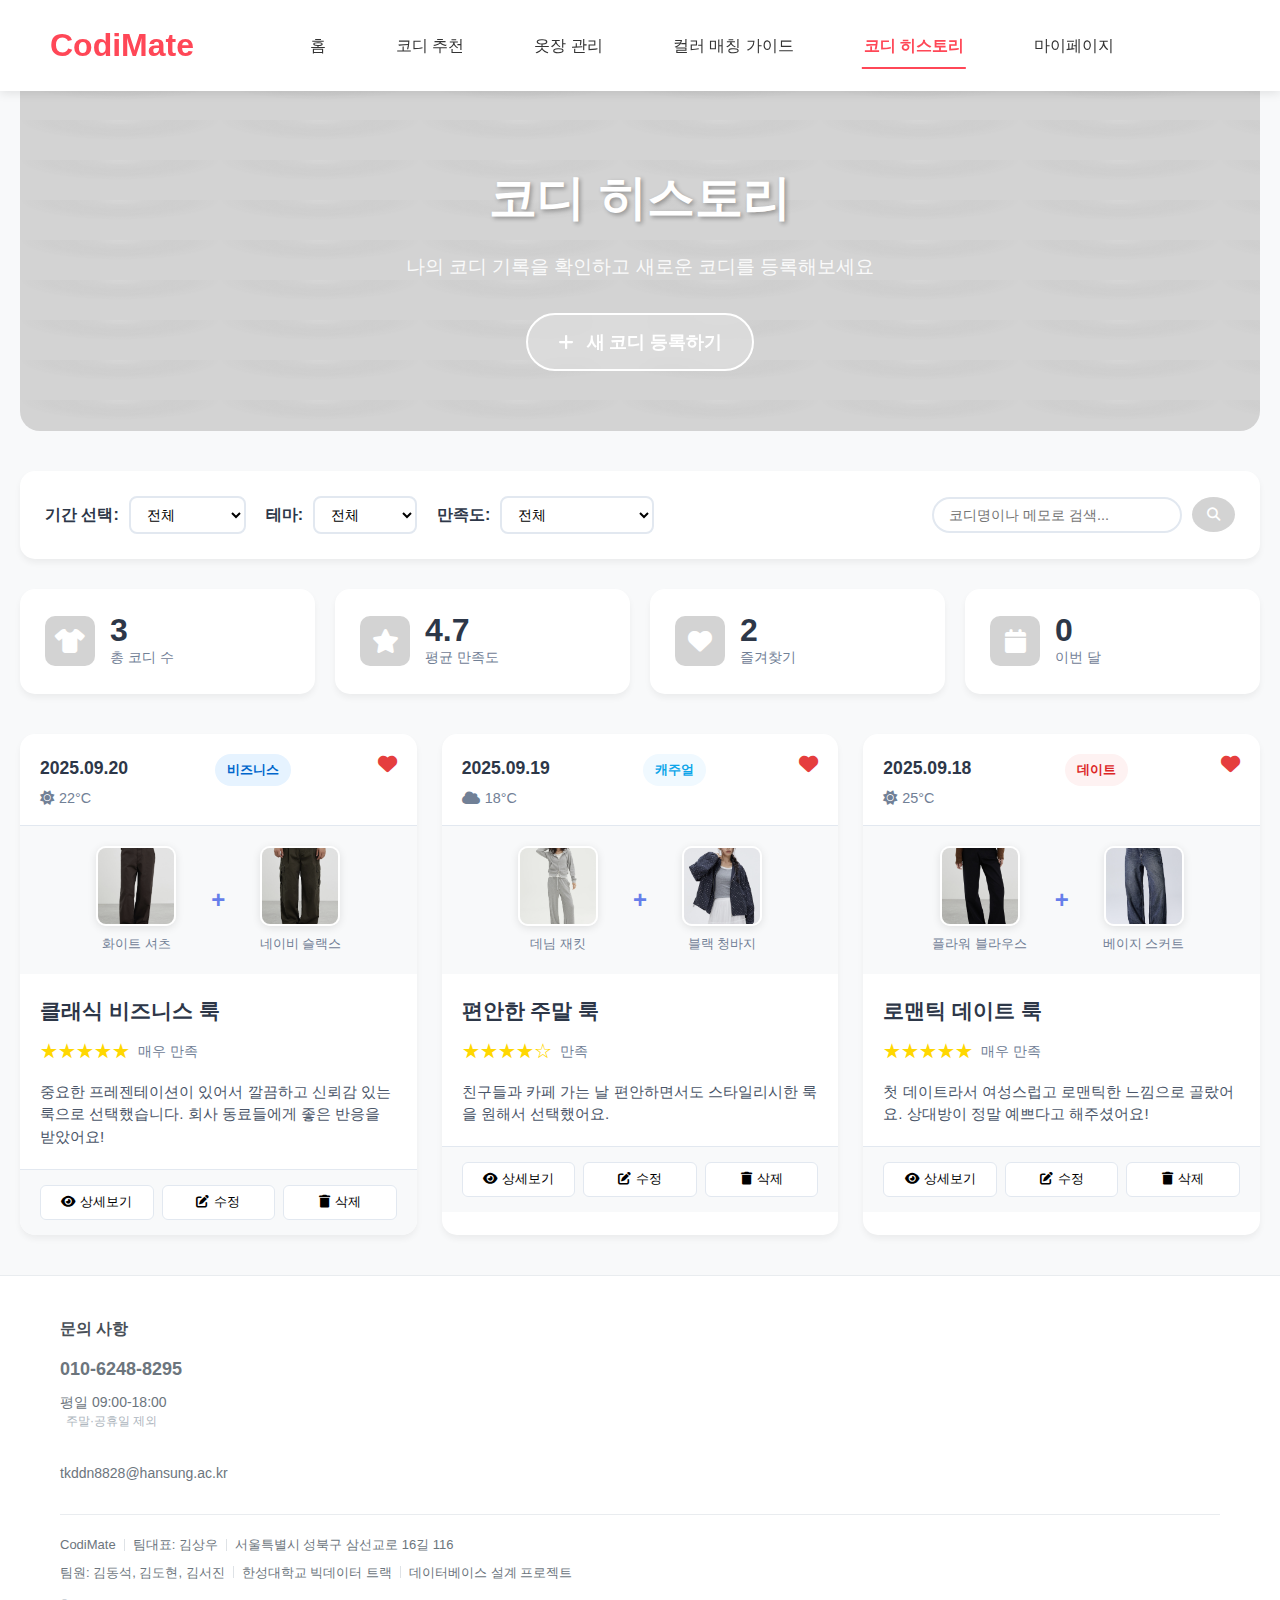
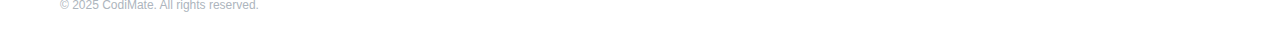
<file: templates/codi-history/codi-history.html>
<!DOCTYPE html>
<html lang="ko">
<head>
    <meta charset="UTF-8">
    <meta name="viewport" content="width=device-width, initial-scale=1.0">
    <title>CodiMate - 코디 히스토리</title>
    <link rel="stylesheet" href="/static/css/fix/header.css">
    <link rel="stylesheet" href="/static/css/codi-history/codi-history.css">
    <link rel="stylesheet" href="/static/css/fix/footer.css">
    <link rel="stylesheet" href="https://cdnjs.cloudflare.com/ajax/libs/font-awesome/6.4.0/css/all.min.css">
</head>
<body>
    <!-- 헤더 플레이스홀더 -->
    <div id="header-placeholder" class="loading"></div>

    <!-- 메인 컨테이너 -->
    <div class="history-container">
        <!-- 페이지 헤더 -->
        <div class="page-header">
            <div class="header-content">
                <h1>코디 히스토리</h1>
                <p>나의 코디 기록을 확인하고 새로운 코디를 등록해보세요</p>
                <button class="add-codi-btn" id="addCodiBtn">
                    <i class="fas fa-plus"></i>
                    새 코디 등록하기
                </button>
            </div>
        </div>

        <!-- 필터 및 검색 -->
        <div class="filter-section">
            <div class="filter-group">
                <label>기간 선택:</label>
                <select id="periodFilter">
                    <option value="all">전체</option>
                    <option value="week">최근 1주일</option>
                    <option value="month">최근 1개월</option>
                    <option value="3month">최근 3개월</option>
                </select>
            </div>
            <div class="filter-group">
                <label>테마:</label>
                <select id="themeFilter">
                    <option value="all">전체</option>
                    <option value="business">비즈니스</option>
                    <option value="casual">캐주얼</option>
                    <option value="date">데이트</option>
                    <option value="formal">포멀</option>
                    <option value="exercise">운동</option>
                    <option value="party">파티</option>
                </select>
            </div>
            <div class="filter-group">
                <label>만족도:</label>
                <select id="ratingFilter">
                    <option value="all">전체</option>
                    <option value="5">★★★★★ (5점)</option>
                    <option value="4">★★★★☆ (4점)</option>
                    <option value="3">★★★☆☆ (3점)</option>
                    <option value="2">★★☆☆☆ (2점)</option>
                    <option value="1">★☆☆☆☆ (1점)</option>
                </select>
            </div>
            <div class="search-group">
                <input type="text" id="searchInput" placeholder="코디명이나 메모로 검색...">
                <button id="searchBtn"><i class="fas fa-search"></i></button>
            </div>
        </div>

        <!-- 통계 요약 -->
        <div class="stats-section">
            <div class="stat-card">
                <div class="stat-icon"><i class="fas fa-tshirt"></i></div>
                <div class="stat-info">
                    <div class="stat-number" id="totalCodis">24</div>
                    <div class="stat-label">총 코디 수</div>
                </div>
            </div>
            <div class="stat-card">
                <div class="stat-icon"><i class="fas fa-star"></i></div>
                <div class="stat-info">
                    <div class="stat-number" id="avgRating">4.2</div>
                    <div class="stat-label">평균 만족도</div>
                </div>
            </div>
            <div class="stat-card">
                <div class="stat-icon"><i class="fas fa-heart"></i></div>
                <div class="stat-info">
                    <div class="stat-number" id="favoriteCodis">8</div>
                    <div class="stat-label">즐겨찾기</div>
                </div>
            </div>
            <div class="stat-card">
                <div class="stat-icon"><i class="fas fa-calendar"></i></div>
                <div class="stat-info">
                    <div class="stat-number" id="thisMonthCodis">12</div>
                    <div class="stat-label">이번 달</div>
                </div>
            </div>
        </div>

        <!-- 코디 히스토리 목록 -->
        <div class="history-grid" id="historyGrid">
            <!-- 샘플 데이터 -->
            <div class="history-card" data-theme="business" data-rating="5" data-date="2025-09-20">
                <div class="card-header">
                    <div class="date-info">
                        <div class="date">2025.09.20</div>
                        <div class="weather-info">
                            <i class="fas fa-sun"></i>
                            <span>22°C</span>
                        </div>
                    </div>
                    <div class="theme-badge business">비즈니스</div>
                    <button class="favorite-btn" data-favorite="true">
                        <i class="fas fa-heart"></i>
                    </button>
                </div>
                <div class="codi-preview">
                    <div class="outfit-combination">
                        <div class="clothing-item top">
                            <img src="/static/image/mainpage/sample1.png" alt="상의">
                            <span>화이트 셔츠</span>
                        </div>
                        <div class="plus-icon">+</div>
                        <div class="clothing-item bottom">
                            <img src="/static/image/mainpage/sample2.png" alt="하의">
                            <span>네이비 슬랙스</span>
                        </div>
                    </div>
                </div>
                <div class="card-content">
                    <h3 class="codi-name">클래식 비즈니스 룩</h3>
                    <div class="rating">
                        <div class="stars">★★★★★</div>
                        <span class="rating-text">매우 만족</span>
                    </div>
                    <p class="memo">중요한 프레젠테이션이 있어서 깔끔하고 신뢰감 있는 룩으로 선택했습니다. 회사 동료들에게 좋은 반응을 받았어요!</p>
                </div>
                <div class="card-actions">
                    <button class="action-btn detail-btn" data-id="1">
                        <i class="fas fa-eye"></i> 상세보기
                    </button>
                    <button class="action-btn edit-btn" data-id="1">
                        <i class="fas fa-edit"></i> 수정
                    </button>
                    <button class="action-btn delete-btn" data-id="1">
                        <i class="fas fa-trash"></i> 삭제
                    </button>
                </div>
            </div>

            <div class="history-card" data-theme="casual" data-rating="4" data-date="2025-09-19">
                <div class="card-header">
                    <div class="date-info">
                        <div class="date">2025.09.19</div>
                        <div class="weather-info">
                            <i class="fas fa-cloud"></i>
                            <span>18°C</span>
                        </div>
                    </div>
                    <div class="theme-badge casual">캐주얼</div>
                    <button class="favorite-btn" data-favorite="false">
                        <i class="far fa-heart"></i>
                    </button>
                </div>
                <div class="codi-preview">
                    <div class="outfit-combination">
                        <div class="clothing-item top">
                            <img src="/static/image/mainpage/sample3.png" alt="상의">
                            <span>데님 재킷</span>
                        </div>
                        <div class="plus-icon">+</div>
                        <div class="clothing-item bottom">
                            <img src="/static/image/mainpage/sample4.png" alt="하의">
                            <span>블랙 청바지</span>
                        </div>
                    </div>
                </div>
                <div class="card-content">
                    <h3 class="codi-name">편안한 주말 룩</h3>
                    <div class="rating">
                        <div class="stars">★★★★☆</div>
                        <span class="rating-text">만족</span>
                    </div>
                    <p class="memo">친구들과 카페 가는 날 편안하면서도 스타일리시한 룩을 원해서 선택했어요.</p>
                </div>
                <div class="card-actions">
                    <button class="action-btn detail-btn" data-id="2">
                        <i class="fas fa-eye"></i> 상세보기
                    </button>
                    <button class="action-btn edit-btn" data-id="2">
                        <i class="fas fa-edit"></i> 수정
                    </button>
                    <button class="action-btn delete-btn" data-id="2">
                        <i class="fas fa-trash"></i> 삭제
                    </button>
                </div>
            </div>

            <div class="history-card" data-theme="date" data-rating="5" data-date="2025-09-18">
                <div class="card-header">
                    <div class="date-info">
                        <div class="date">2025.09.18</div>
                        <div class="weather-info">
                            <i class="fas fa-sun"></i>
                            <span>25°C</span>
                        </div>
                    </div>
                    <div class="theme-badge date">데이트</div>
                    <button class="favorite-btn" data-favorite="true">
                        <i class="fas fa-heart"></i>
                    </button>
                </div>
                <div class="codi-preview">
                    <div class="outfit-combination">
                        <div class="clothing-item top">
                            <img src="/static/image/mainpage/sample5.png" alt="상의">
                            <span>플라워 블라우스</span>
                        </div>
                        <div class="plus-icon">+</div>
                        <div class="clothing-item bottom">
                            <img src="/static/image/mainpage/sample6.png" alt="하의">
                            <span>베이지 스커트</span>
                        </div>
                    </div>
                </div>
                <div class="card-content">
                    <h3 class="codi-name">로맨틱 데이트 룩</h3>
                    <div class="rating">
                        <div class="stars">★★★★★</div>
                        <span class="rating-text">매우 만족</span>
                    </div>
                    <p class="memo">첫 데이트라서 여성스럽고 로맨틱한 느낌으로 골랐어요. 상대방이 정말 예쁘다고 해주셨어요!</p>
                </div>
                <div class="card-actions">
                    <button class="action-btn detail-btn" data-id="3">
                        <i class="fas fa-eye"></i> 상세보기
                    </button>
                    <button class="action-btn edit-btn" data-id="3">
                        <i class="fas fa-edit"></i> 수정
                    </button>
                    <button class="action-btn delete-btn" data-id="3">
                        <i class="fas fa-trash"></i> 삭제
                    </button>
                </div>
            </div>
        </div>

    </div>

    <!-- 코디 등록/수정 모달 -->
    <div class="modal" id="codiModal">
        <div class="modal-content">
            <div class="modal-header">
                <h2 id="modalTitle">새 코디 등록하기</h2>
                <button class="close-btn" id="closeModal">
                    <i class="fas fa-times"></i>
                </button>
            </div>
            <form id="codiForm" class="modal-body">
                <div class="form-row">
                    <div class="form-group">
                        <label for="codiName">코디명 *</label>
                        <input type="text" id="codiName" name="codiName" required placeholder="코디에 어울리는 이름을 지어주세요">
                    </div>
                    <div class="form-group">
                        <label for="wearDate">착용 날짜 *</label>
                        <input type="date" id="wearDate" name="wearDate" required>
                    </div>
                </div>

                <div class="form-row">
                    <div class="form-group">
                        <label for="themeSelect">테마 *</label>
                        <select id="themeSelect" name="theme" required>
                            <option value="">테마를 선택하세요</option>
                            <option value="business">비즈니스</option>
                            <option value="casual">캐주얼</option>
                            <option value="date">데이트</option>
                            <option value="formal">포멀</option>
                            <option value="exercise">운동</option>
                            <option value="party">파티</option>
                            <option value="travel">여행</option>
                            <option value="school">학교</option>
                        </select>
                    </div>
                    <div class="form-group">
                        <label for="weatherInfo">날씨 정보</label>
                        <div class="weather-input-group">
                            <input type="number" id="temperature" name="temperature" placeholder="온도(°C)" min="-30" max="50">
                            <select id="weatherCondition" name="weatherCondition">
                                <option value="sunny">☀️ 맑음</option>
                                <option value="cloudy">☁️ 흐림</option>
                                <option value="rainy">🌧️ 비</option>
                                <option value="snowy">❄️ 눈</option>
                            </select>
                        </div>
                    </div>
                </div>

                <div class="clothing-selection">
                    <h3>의류 선택</h3>
                    <div class="clothing-row">
                        <div class="clothing-group">
                            <label>상의 *</label>
                            <div class="clothing-selector" id="topSelector">
                                <div class="selected-clothing" id="selectedTop">
                                    <div class="placeholder">
                                        <i class="fas fa-plus"></i>
                                        <span>상의 선택</span>
                                    </div>
                                </div>
                                <button type="button" class="select-clothing-btn" data-type="top">
                                    선택하기
                                </button>
                            </div>
                        </div>
                        <div class="clothing-group">
                            <label>하의 *</label>
                            <div class="clothing-selector" id="bottomSelector">
                                <div class="selected-clothing" id="selectedBottom">
                                    <div class="placeholder">
                                        <i class="fas fa-plus"></i>
                                        <span>하의 선택</span>
                                    </div>
                                </div>
                                <button type="button" class="select-clothing-btn" data-type="bottom">
                                    선택하기
                                </button>
                            </div>
                        </div>
                    </div>
                </div>

                <div class="form-group">
                    <label for="satisfaction">만족도 *</label>
                    <div class="rating-input" id="ratingInput">
                        <div class="star-rating">
                            <span class="star" data-rating="1">★</span>
                            <span class="star" data-rating="2">★</span>
                            <span class="star" data-rating="3">★</span>
                            <span class="star" data-rating="4">★</span>
                            <span class="star" data-rating="5">★</span>
                        </div>
                        <div class="rating-text">만족도를 선택해주세요</div>
                    </div>
                    <input type="hidden" id="satisfactionValue" name="satisfaction" value="0">
                </div>

                <div class="form-group">
                    <label for="memo">메모</label>
                    <textarea id="memo" name="memo" rows="4" placeholder="이 코디에 대한 후기나 특별한 기억을 적어주세요 (선택사항)"></textarea>
                </div>

                <div class="form-actions">
                    <button type="button" class="cancel-btn" id="cancelBtn">취소</button>
                    <button type="submit" class="submit-btn" id="submitBtn">등록하기</button>
                </div>
            </form>
        </div>
    </div>

    <!-- 옷 선택 모달 -->
    <div class="modal" id="clothingSelectModal">
        <div class="modal-content small">
            <div class="modal-header">
                <h3 id="clothingModalTitle">상의 선택</h3>
                <button class="close-btn" id="closeClothingModal">
                    <i class="fas fa-times"></i>
                </button>
            </div>
            <div class="modal-body">
                <div class="clothing-grid" id="clothingGrid">
                    <!-- 옷장에서 가져온 의류 목록이 여기에 표시됩니다 -->
                </div>
                <div class="no-clothing" id="noClothingMessage" style="display: none;">
                    <p>등록된 의류가 없습니다.</p>
                    <button class="add-clothing-btn" onclick="goToCloset()">
                        옷장에서 의류 등록하기
                    </button>
                </div>
            </div>
        </div>
    </div>

    <!-- 상세보기 모달 -->
    <div class="modal" id="detailModal">
        <div class="modal-content">
            <div class="modal-header">
                <h2>코디 상세 정보</h2>
                <button class="close-btn" id="closeDetailModal">
                    <i class="fas fa-times"></i>
                </button>
            </div>
            <div class="modal-body" id="detailContent">
                <!-- 상세 정보가 동적으로 로드됩니다 -->
            </div>
        </div>
    </div>

    <!-- 푸터 플레이스홀더 -->
    <div id="footer-placeholder"></div>

    <!-- 스크립트 -->
    <script src="/static/js/fix/header.js"></script>
    <script src="/static/js/codi-history/codi-history.js"></script>
    <script src="/static/js/fix/footer.js"></script>
</body>
</html>
</file>
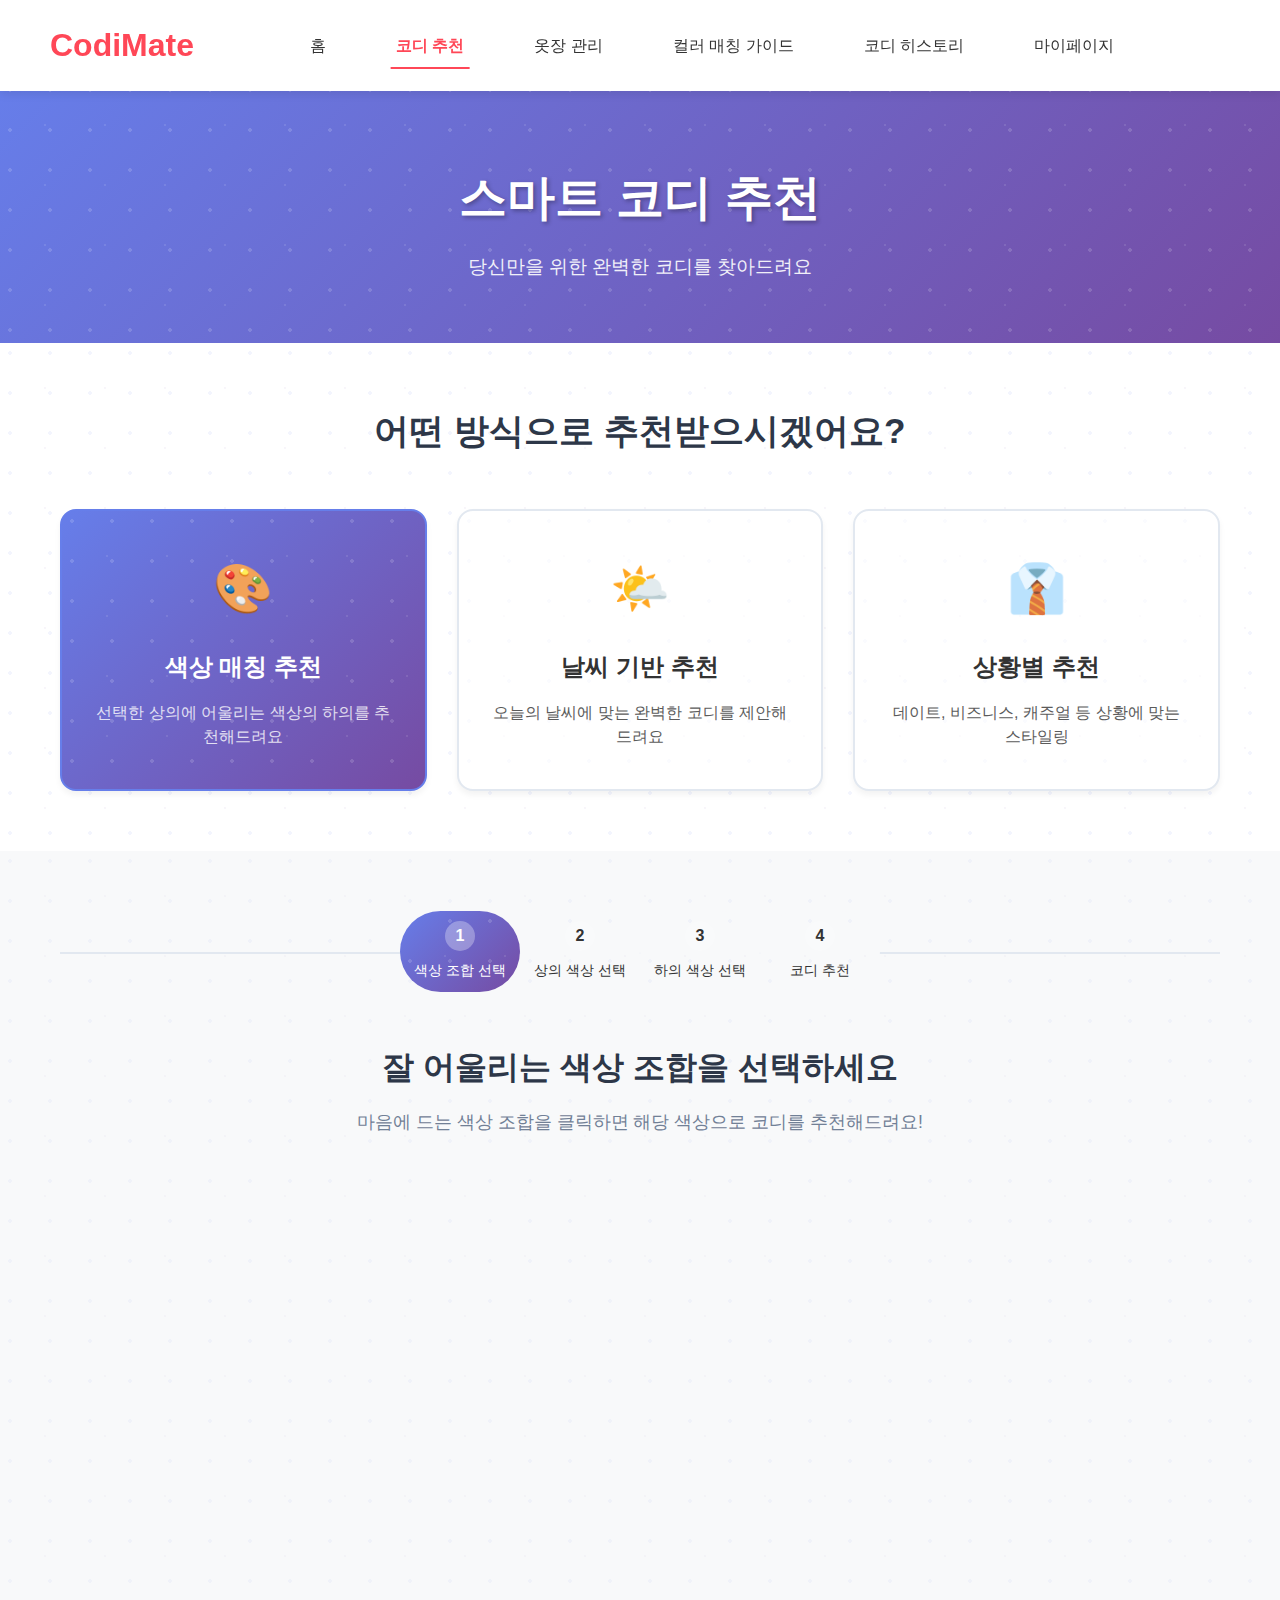
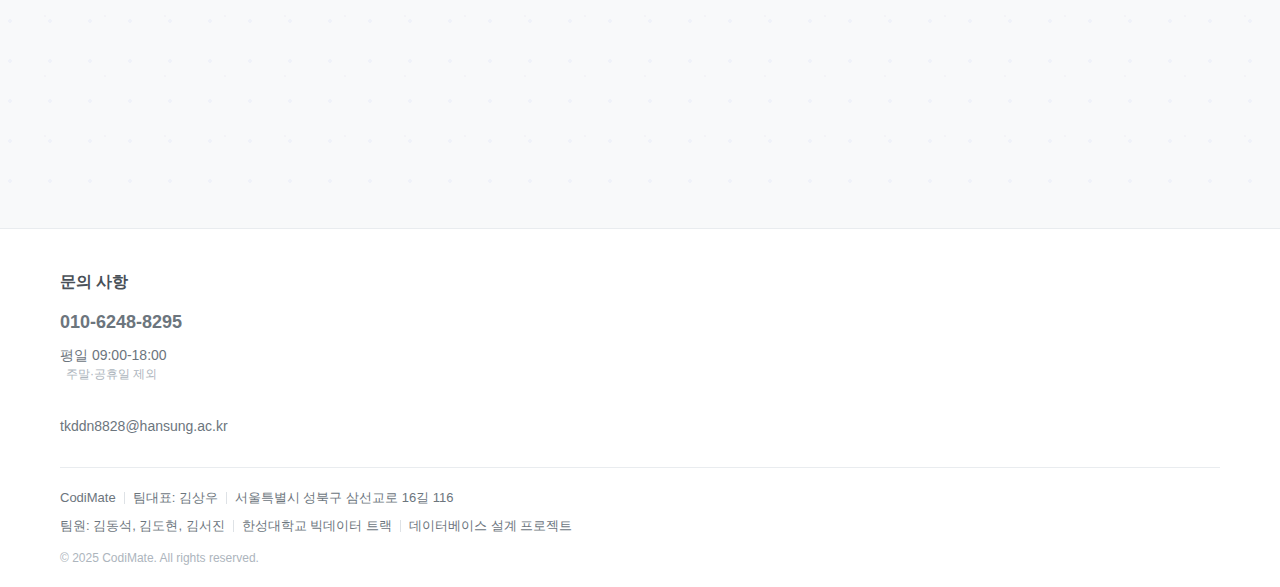
<file: templates/codi-recommend/codi-recommend.html>
<!DOCTYPE html>
<html lang="ko">
<head>
    <meta charset="UTF-8">
    <meta name="viewport" content="width=device-width, initial-scale=1.0">
    <title>CodiMate - 코디 추천</title>
    <link rel="stylesheet" href="/static/css/fix/header.css">
    <link rel="stylesheet" href="/static/css/codi-recommend/codi-recommend.css">
    <link rel="stylesheet" href="/static/css/fix/footer.css">
</head>
<body>
    <!-- 헤더 플레이스홀더 -->
    <div id="header-placeholder" class="loading"></div>

    <!-- 페이지 헤더 -->
    <section class="page-header">
        <div class="container">
            <h1>스마트 코디 추천</h1>
            <p>당신만을 위한 완벽한 코디를 찾아드려요</p>
        </div>
    </section>

    <!-- 추천 옵션 선택 -->
    <section class="recommend-options">
        <div class="container">
            <h2 class="section-title">어떤 방식으로 추천받으시겠어요?</h2>
            <div class="option-cards">
                <div class="option-card active" data-option="color" onclick="selectOption('color')">
                    <div class="option-icon">🎨</div>
                    <h3>색상 매칭 추천</h3>
                    <p>선택한 상의에 어울리는 색상의 하의를 추천해드려요</p>
                </div>
                <div class="option-card" data-option="weather" onclick="selectOption('weather')">
                    <div class="option-icon">🌤️</div>
                    <h3>날씨 기반 추천</h3>
                    <p>오늘의 날씨에 맞는 완벽한 코디를 제안해드려요</p>
                </div>
                <div class="option-card" data-option="situation" onclick="selectOption('situation')">
                    <div class="option-icon">👔</div>
                    <h3>상황별 추천</h3>
                    <p>데이트, 비즈니스, 캐주얼 등 상황에 맞는 스타일링</p>
                </div>
            </div>
        </div>
    </section>

    <!-- 색상 매칭 추천 폼 -->
    <section class="recommend-form color-form active" id="colorForm">
        <div class="container">
            <!-- 진행 단계 표시 -->
            <div class="progress-steps">
                <div class="step active" id="step1">
                    <span class="step-number">1</span>
                    <span class="step-text">색상 조합 선택</span>
                </div>
                <div class="step" id="step2">
                    <span class="step-number">2</span>
                    <span class="step-text">상의 색상 선택</span>
                </div>
                <div class="step" id="step3">
                    <span class="step-number">3</span>
                    <span class="step-text">하의 색상 선택</span>
                </div>
                <div class="step" id="step4">
                    <span class="step-number">4</span>
                    <span class="step-text">코디 추천</span>
                </div>
            </div>

            <!-- 1단계: 잘 어울리는 색상 조합 보여주기 -->
            <div class="color-step step1-content active" id="step1Content">
                <h3>잘 어울리는 색상 조합을 선택하세요</h3>
                <p class="step-desc">마음에 드는 색상 조합을 클릭하면 해당 색상으로 코디를 추천해드려요!</p>
                <div class="color-combinations" id="colorCombinations">
                    <!-- 색상 조합들이 동적으로 추가됩니다 -->
                </div>
            </div>

            <!-- 2단계: 상의 색상 선택 -->
            <div class="color-step step2-content" id="step2Content">
                <h3>상의 색상을 선택하세요</h3>
                <p class="step-desc">선택하신 색상 조합에서 상의로 사용할 색상을 골라주세요.</p>
                <div class="selected-combination" id="selectedCombination">
                    <!-- 선택된 조합이 표시됩니다 -->
                </div>
                <div class="color-options" id="topColorOptions">
                    <!-- 상의 색상 옵션들이 표시됩니다 -->
                </div>
                <div class="step-buttons">
                    <button class="step-btn prev-btn" onclick="goToPrevStep()">이전</button>
                </div>
            </div>

            <!-- 3단계: 하의 색상 선택 -->
            <div class="color-step step3-content" id="step3Content">
                <h3>하의 색상을 선택하세요</h3>
                <p class="step-desc">선택하신 상의 색상에 어울리는 하의 색상을 골라주세요.</p>
                <div class="selected-colors" id="selectedColors">
                    <!-- 선택된 상의 색상이 표시됩니다 -->
                </div>
                <div class="color-options" id="bottomColorOptions">
                    <!-- 하의 색상 옵션들이 표시됩니다 -->
                </div>
                <div class="step-buttons">
                    <button class="step-btn prev-btn" onclick="goToPrevStep()">이전</button>
                </div>
            </div>

            <!-- 4단계: 최종 코디 추천 -->
            <div class="color-step step4-content" id="step4Content">
                <h3>완벽한 코디를 추천해드려요!</h3>
                <p class="step-desc">선택하신 색상 조합으로 만든 멋진 코디들입니다.</p>
                <div class="final-selection" id="finalSelection">
                    <!-- 최종 선택된 색상들이 표시됩니다 -->
                </div>
                <div class="step-buttons">
                    <button class="step-btn prev-btn" onclick="goToPrevStep()">이전</button>
                    <button class="step-btn recommend-btn" onclick="getColorRecommendation()">코디 추천받기</button>
                </div>
            </div>
        </div>
    </section>

    <!-- 날씨 기반 추천 폼 -->
    <section class="recommend-form weather-form" id="weatherForm">
        <div class="container">
            <h3>날씨 기반 추천</h3>
            <div class="weather-info" id="weatherInfo">
                <div class="weather-card">
                    <div class="weather-icon">🌤️</div>
                    <div class="weather-details">
                        <h4>서울시 현재 날씨</h4>
                        <p class="temperature">22°C</p>
                        <p class="weather-desc">맑음, 습도 65%</p>
                    </div>
                </div>
            </div>
            
            <!-- 계절 선택 섹션 -->
            <div class="season-selection">
                <h4>계절을 선택하세요</h4>
                <p class="season-desc">현재 날씨를 참고하여 원하시는 계절 스타일을 선택해주세요!</p>
                <div class="season-grid">
                    <div class="season-card" onclick="selectSeason('spring')" data-season="spring">
                        <div class="season-icon">🌸</div>
                        <h5>봄</h5>
                        <p>15°C - 25°C</p>
                        <span class="season-desc-text">따뜻하고 화사한 봄 코디</span>
                    </div>
                    <div class="season-card" onclick="selectSeason('summer')" data-season="summer">
                        <div class="season-icon">☀️</div>
                        <h5>여름</h5>
                        <p>25°C - 35°C</p>
                        <span class="season-desc-text">시원하고 경쾌한 여름 코디</span>
                    </div>
                    <div class="season-card" onclick="selectSeason('autumn')" data-season="autumn">
                        <div class="season-icon">🍂</div>
                        <h5>가을</h5>
                        <p>10°C - 20°C</p>
                        <span class="season-desc-text">차분하고 따뜻한 가을 코디</span>
                    </div>
                    <div class="season-card" onclick="selectSeason('winter')" data-season="winter">
                        <div class="season-icon">❄️</div>
                        <h5>겨울</h5>
                        <p>-5°C - 15°C</p>
                        <span class="season-desc-text">포근하고 스타일리시한 겨울 코디</span>
                    </div>
                </div>
            </div>
        </div>
    </section>

    <!-- 상황별 추천 폼 -->
    <section class="recommend-form situation-form" id="situationForm">
        <div class="container">
            <h3>상황별 추천</h3>
            <div class="situation-grid">
                <div class="situation-card" onclick="selectSituation('casual')" data-situation="casual">
                    <div class="situation-icon">👕</div>
                    <h4>캐주얼</h4>
                    <p>편안하고 자유로운 일상 룩</p>
                </div>
                <div class="situation-card" onclick="selectSituation('business')" data-situation="business">
                    <div class="situation-icon">💼</div>
                    <h4>비즈니스</h4>
                    <p>세련되고 전문적인 업무 룩</p>
                </div>
                <div class="situation-card" onclick="selectSituation('date')" data-situation="date">
                    <div class="situation-icon">💕</div>
                    <h4>데이트</h4>
                    <p>로맨틱하고 매력적인 데이트 룩</p>
                </div>
                <div class="situation-card" onclick="selectSituation('formal')" data-situation="formal">
                    <div class="situation-icon">🎩</div>
                    <h4>포멀</h4>
                    <p>격식 있는 공식적인 자리 룩</p>
                </div>
                <div class="situation-card" onclick="selectSituation('exercise')" data-situation="exercise">
                    <div class="situation-icon">👟</div>
                    <h4>운동</h4>
                    <p>활동적이고 기능적인 운동 룩</p>
                </div>
                <div class="situation-card" onclick="selectSituation('party')" data-situation="party">
                    <div class="situation-icon">🎉</div>
                    <h4>파티</h4>
                    <p>화려하고 돋보이는 파티 룩</p>
                </div>
                <div class="situation-card" onclick="selectSituation('travel')" data-situation="travel">
                    <div class="situation-icon">🧳</div>
                    <h4>여행</h4>
                    <p>편리하고 스타일리시한 여행 룩</p>
                </div>
                <div class="situation-card" onclick="selectSituation('school')" data-situation="school">
                    <div class="situation-icon">🎓</div>
                    <h4>학교</h4>
                    <p>깔끔하고 활동적인 캠퍼스 룩</p>
                </div>
            </div>
        </div>
    </section>

    <!-- 추천 결과 섹션 -->
    <section class="recommendation-results" id="recommendationResults" style="display: none;">
        <div class="container">
            <h2 class="section-title">추천 결과</h2>
            <div class="coord-grid" id="resultsGrid">
                <!-- 추천 결과가 동적으로 추가됩니다 -->
            </div>
        </div>
    </section>

    <!-- 로딩 오버레이 -->
    <div class="loading-overlay" id="loadingOverlay" style="display: none;">
        <div class="loading-spinner">
            <div class="spinner"></div>
            <p>AI가 당신만의 완벽한 코디를 찾고 있어요...</p>
        </div>
    </div>

    <!-- 푸터 플레이스홀더 -->
    <div id="footer-placeholder"></div>

    <!-- 스크립트 로드 -->
    <script src="/static/js/fix/header.js"></script>
    <script src="/static/js/codi-recommend/codi-recommend.js"></script>
    <script src="/static/js/fix/footer.js"></script>
</body>
</html>
</file>
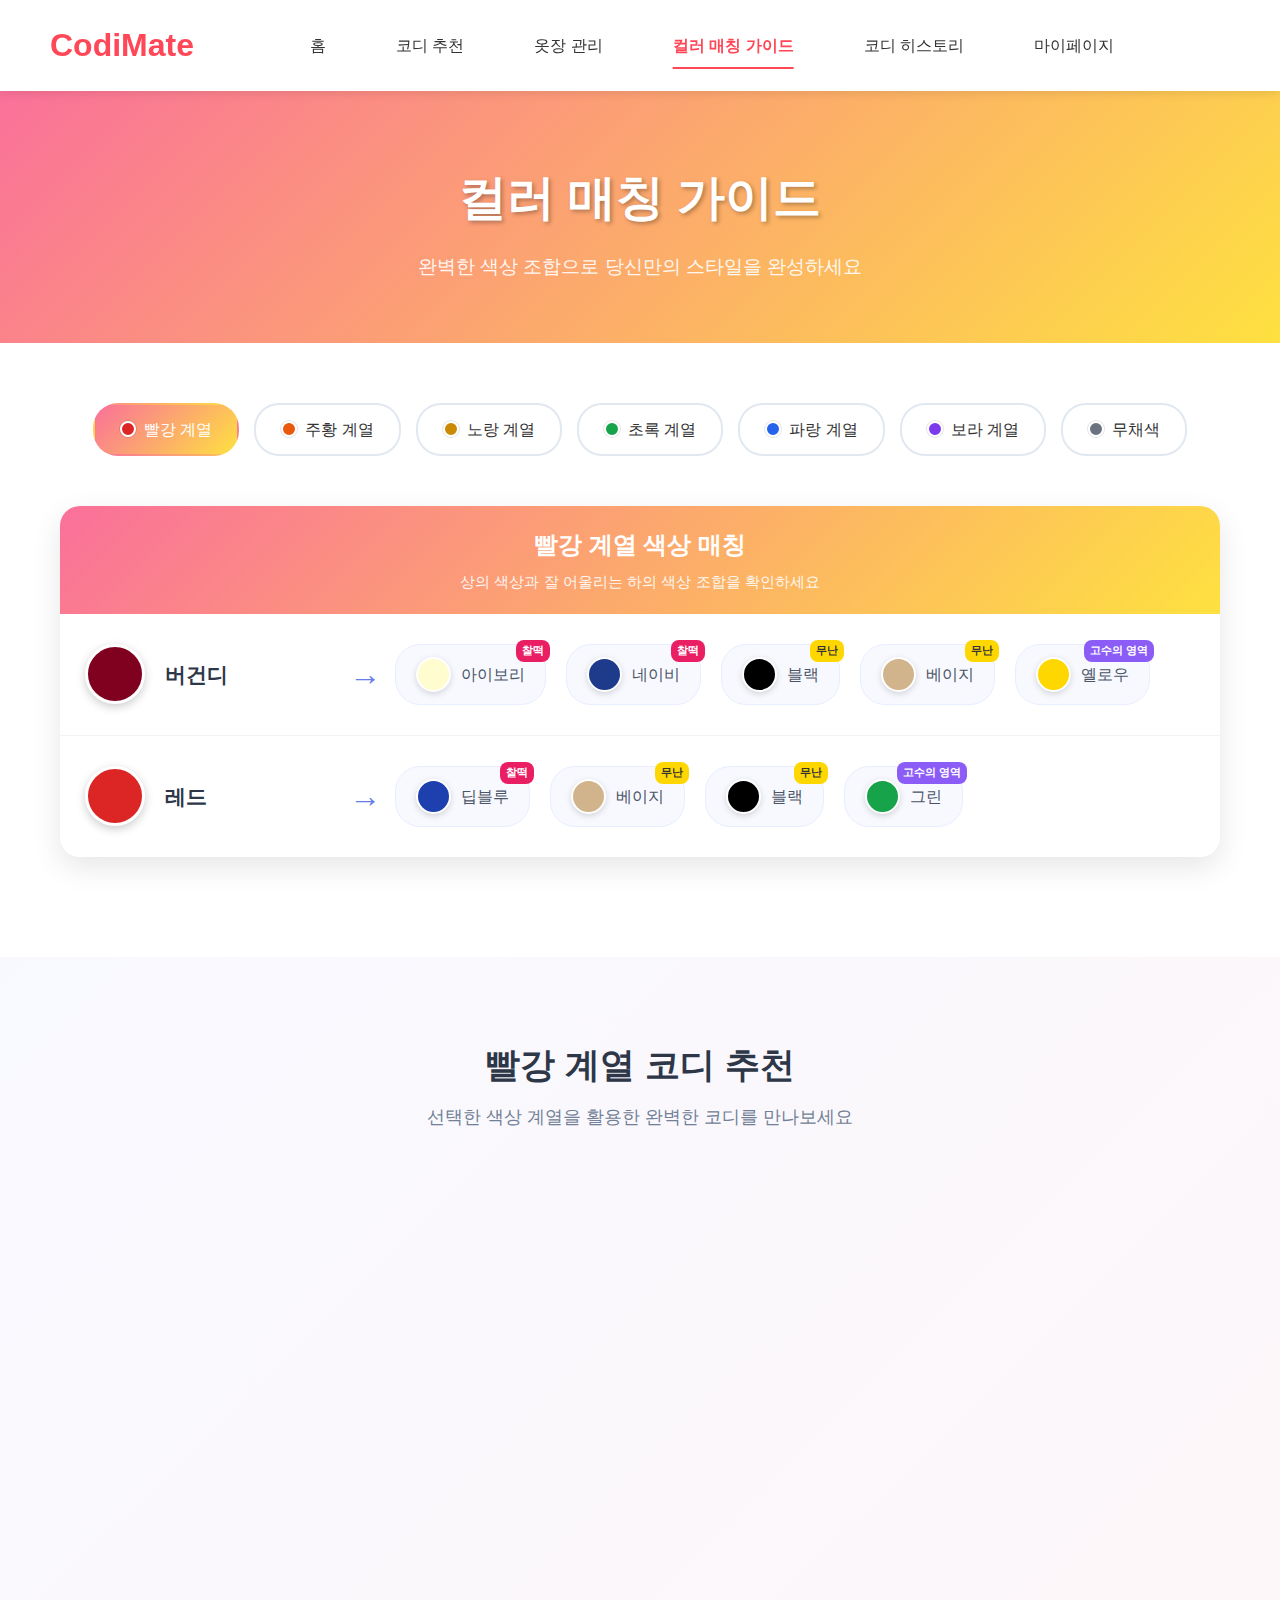
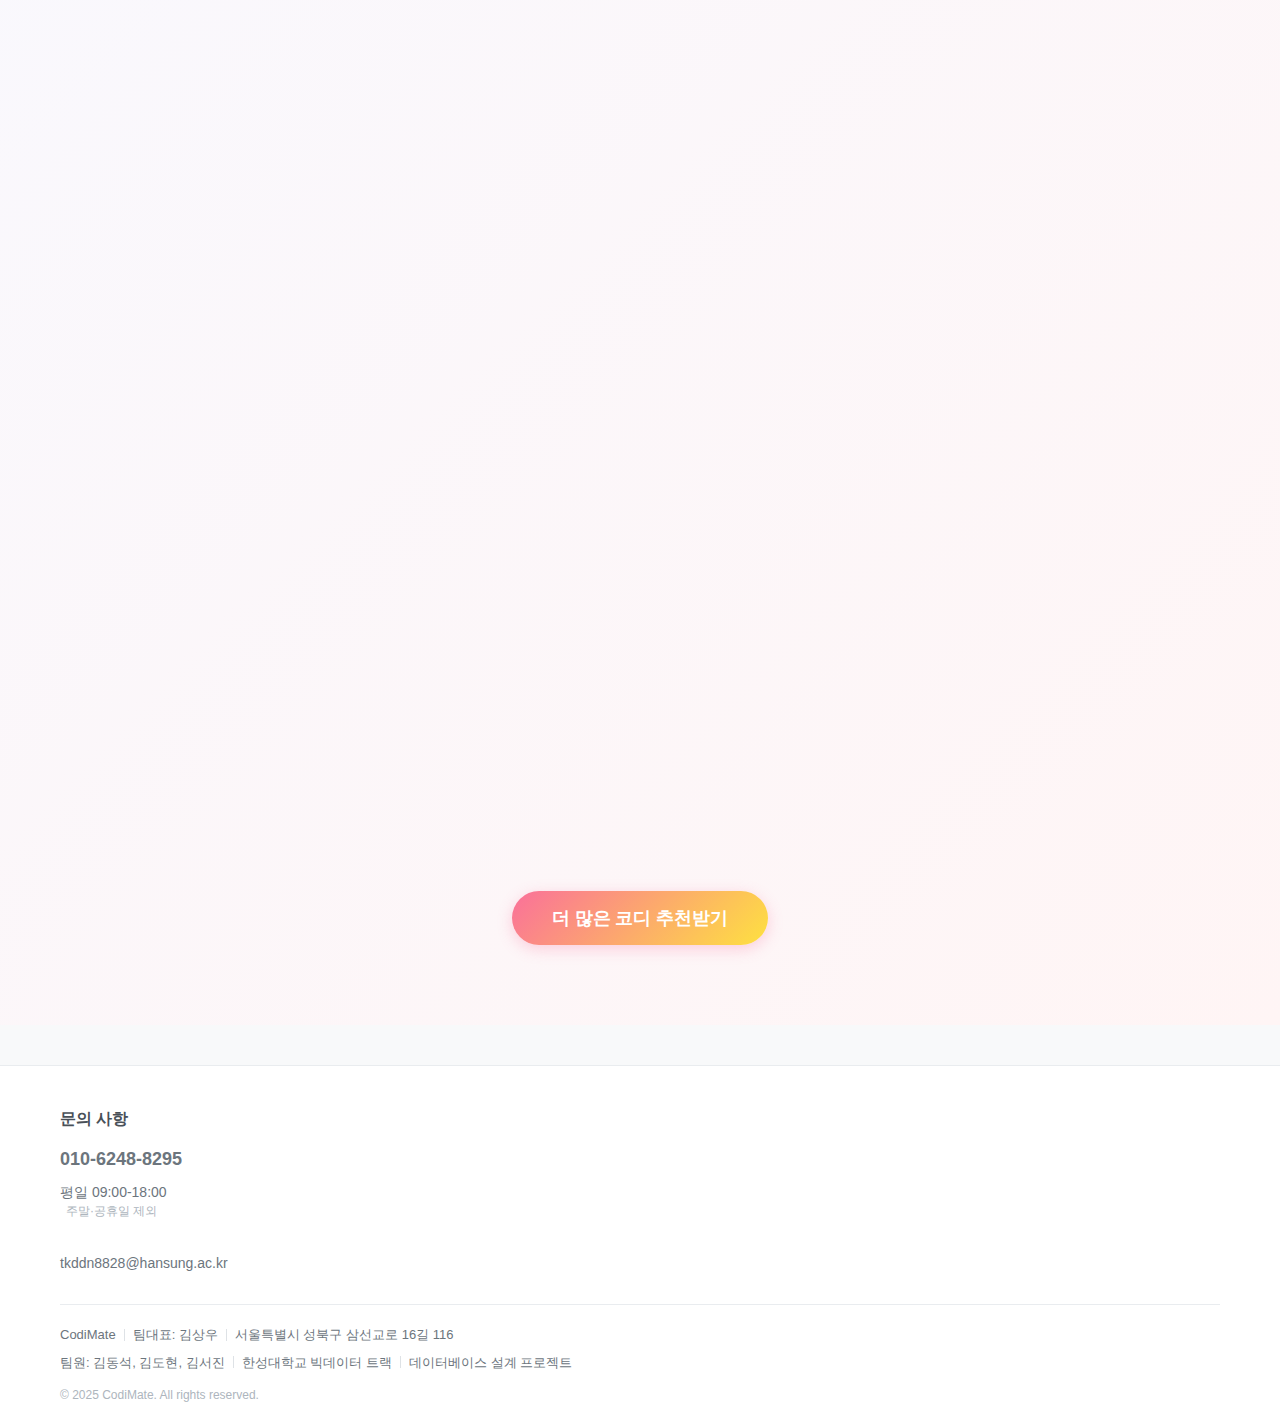
<file: templates/color-description/color-description.html>
<!DOCTYPE html>
<html lang="ko">
<head>
    <meta charset="UTF-8">
    <meta name="viewport" content="width=device-width, initial-scale=1.0">
    <title>CodiMate - 색상 매칭</title>
    <link rel="stylesheet" href="/static/css/fix/header.css">
    <link rel="stylesheet" href="/static/css/color-description/color-description.css">
    <link rel="stylesheet" href="/static/css/fix/footer.css">
</head>
<body>
    <!-- 헤더 플레이스홀더 -->
    <div id="header-placeholder" class="loading"></div>

    <!-- 페이지 헤더 -->
    <section class="page-header">
        <div class="container">
            <h1>컬러 매칭 가이드</h1>
            <p>완벽한 색상 조합으로 당신만의 스타일을 완성하세요</p>
        </div>
    </section>

    <!-- 색상 매칭 섹션 -->
    <section class="color-matching-section">
        <div class="container">
            <!-- 색상 계열 탭 -->
            <div class="color-category-tabs">
                <div class="category-tab active" data-category="red" onclick="selectCategory('red')">
                    <div class="category-color-dot" style="background: #dc2626;"></div>
                    빨강 계열
                </div>
                <div class="category-tab" data-category="orange" onclick="selectCategory('orange')">
                    <div class="category-color-dot" style="background: #ea580c;"></div>
                    주황 계열
                </div>
                <div class="category-tab" data-category="yellow" onclick="selectCategory('yellow')">
                    <div class="category-color-dot" style="background: #ca8a04;"></div>
                    노랑 계열
                </div>
                <div class="category-tab" data-category="green" onclick="selectCategory('green')">
                    <div class="category-color-dot" style="background: #16a34a;"></div>
                    초록 계열
                </div>
                <div class="category-tab" data-category="blue" onclick="selectCategory('blue')">
                    <div class="category-color-dot" style="background: #2563eb;"></div>
                    파랑 계열
                </div>
                <div class="category-tab" data-category="purple" onclick="selectCategory('purple')">
                    <div class="category-color-dot" style="background: #7c3aed;"></div>
                    보라 계열
                </div>
                <div class="category-tab" data-category="neutral" onclick="selectCategory('neutral')">
                    <div class="category-color-dot" style="background: #6b7280;"></div>
                    무채색
                </div>
            </div>

            <!-- 색상 조합 테이블 -->
            <div class="color-combination-table" id="colorTable">
                <div class="table-header">
                    <h3 id="categoryTitle">빨강 계열 색상 매칭</h3>
                    <p>상의 색상과 잘 어울리는 하의 색상 조합을 확인하세요</p>
                </div>
                <div id="colorCombinations">
                    <!-- 색상 조합들이 동적으로 로드됩니다 -->
                </div>
            </div>
        </div>
    </section>

    <!-- 카테고리별 코디 추천 섹션 -->
    <section class="category-coordination-section">
        <div class="container">
            <h2 class="section-title">
                <span id="coordCategoryTitle">빨강 계열</span> 코디 추천
            </h2>
            <p class="section-subtitle">선택한 색상 계열을 활용한 완벽한 코디를 만나보세요</p>
            
            <div class="coord-grid" id="categoryCoordGrid">
                <!-- 카테고리별 코디 추천이 동적으로 로드됩니다 -->
            </div>
            
            <div class="more-coords">
                <button class="more-coords-btn" onclick="goToCodiRecommend()">
                    더 많은 코디 추천받기
                </button>
            </div>
        </div>
    </section>

    <!-- 푸터 플레이스홀더 -->
    <div id="footer-placeholder"></div>

    <script src="/static/js/fix/header.js"></script>
    <script src="/static/js/color-description/color-description.js"></script>
    <script src="/static/js/fix/footer.js"></script>
</body>
</html>
</file>
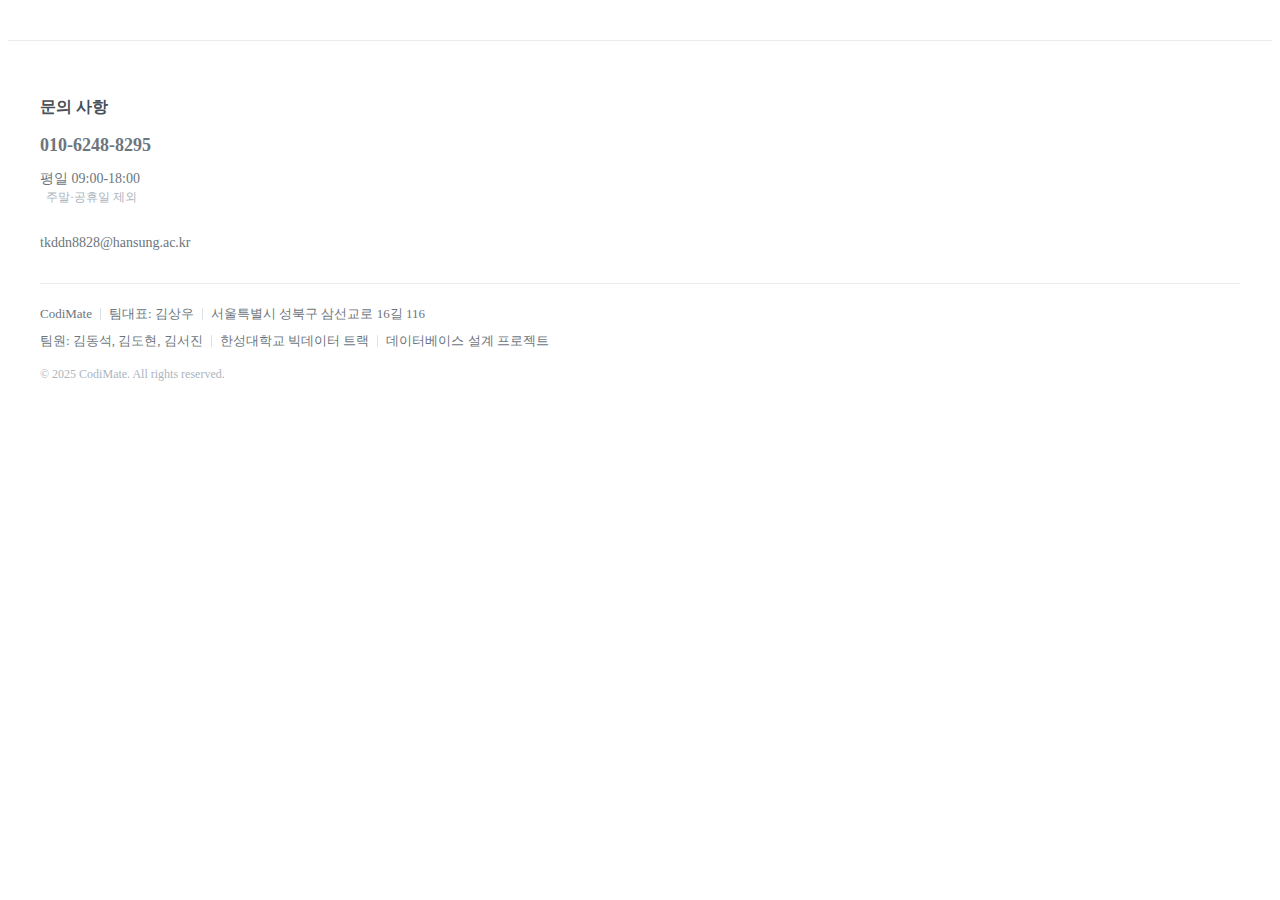
<file: templates/fix/footer.html>
<!DOCTYPE html>
<html lang="ko">
<head>
    <meta charset="UTF-8">
    <meta name="viewport" content="width=device-width, initial-scale=1.0">
    <title>CodiMate - Footer</title>
    <link rel="stylesheet" href="/static/css/fix/footer.css">
</head>
<body>
    <!-- 가벼운 푸터 Fragment -->
<footer class="footer">
    <div class="footer-main-container">
        <div class="footer-main-content">
            <!-- 문의 사항 섹션 -->
            <div class="footer-contact">
                <p class="footer-menu-title">
                    문의 사항
                </p>
                <a class="footer-cs-tel">010-6248-8295</a>
                <div class="footer-cs-info">
                    <div class="footer-cs-item">평일 09:00-18:00</div>
                    <div class="footer-cs-subitem">주말·공휴일 제외</div>
                    <br>
                    <a class="footer-cs-item email">tkddn8828@hansung.ac.kr</a>
                </div>
            </div>
        </div>
        
        <!-- 회사 정보 -->
        <div class="footer-company-info">
            <div class="footer-company-info-list">
                <div class="footer-company-info-item">CodiMate</div>
                <div class="footer-divider"></div>
                <div class="footer-company-info-item">팀대표: 김상우</div>
                <div class="footer-divider"></div>
                <div class="footer-company-info-item">서울특별시 성북구 삼선교로 16길 116</div>
            </div>
            <div class="footer-company-info-list">
                <div class="footer-company-info-item">팀원: 김동석, 김도현, 김서진</div>
                <div class="footer-divider"></div>
                <div class="footer-company-info-item">한성대학교 빅데이터 트랙</div>
                <div class="footer-divider"></div>
                <div class="footer-company-info-item">데이터베이스 설계 프로젝트</div>
            </div>
            <div class="footer-company-info-copyright">© 2025 CodiMate. All rights reserved.</div>
        </div>
    </div>
</footer>

    <script src="/static/js/fix/footer.js"></script>
</body>
</html>
</file>
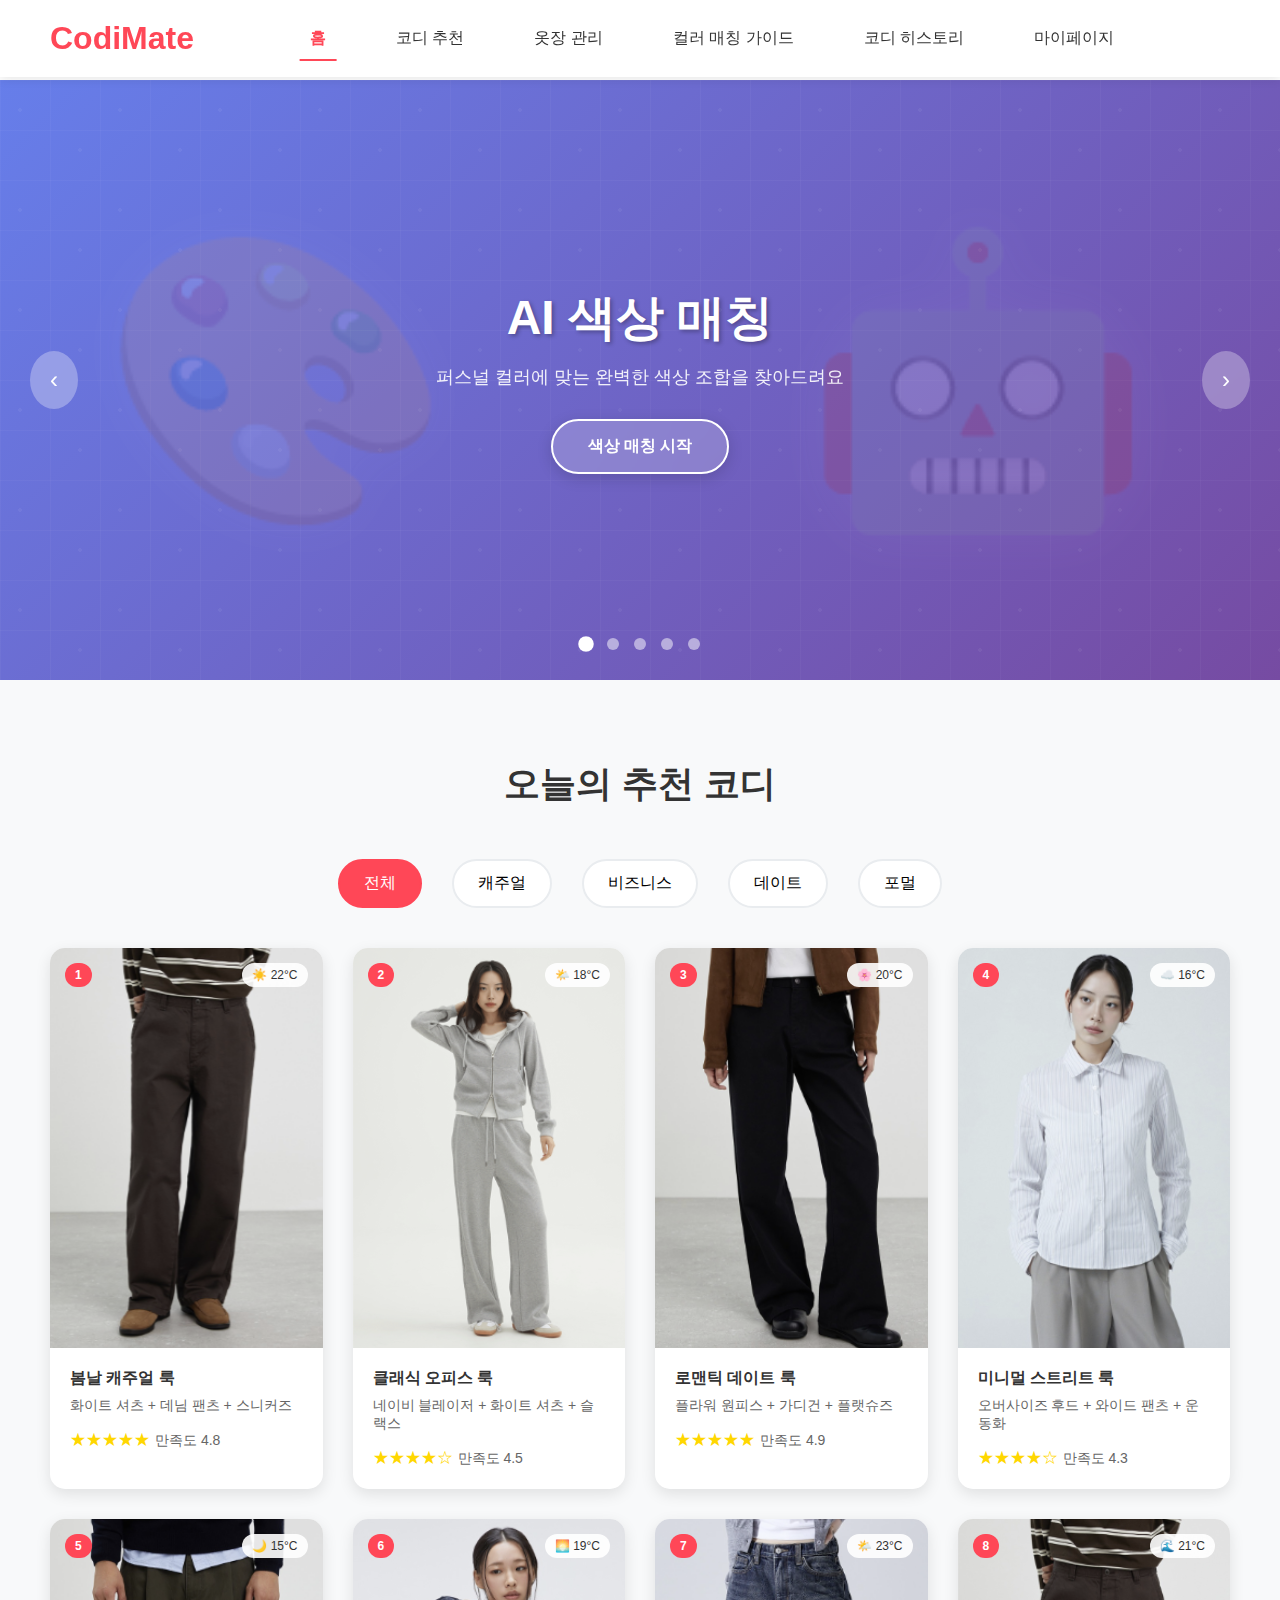
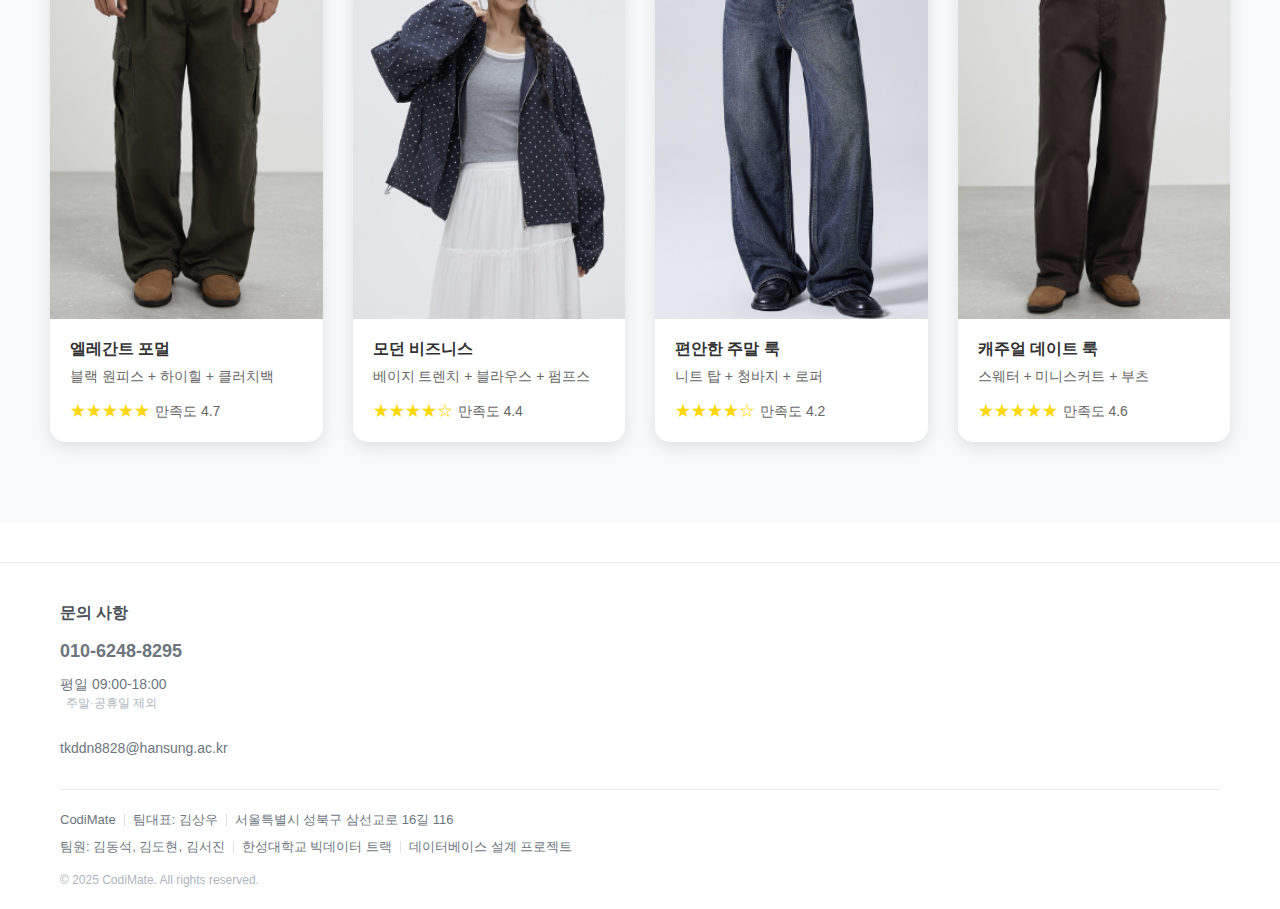
<file: templates/mainpage/mainpage.html>
<!DOCTYPE html>
<html lang="ko">
<head>
    <meta charset="UTF-8">
    <meta name="viewport" content="width=device-width, initial-scale=1.0">
    <title>CodiMate - 스마트 코디 추천</title>
    <link rel="stylesheet" href="/static/css/fix/header.css">
    <link rel="stylesheet" href="/static/css/mainpage/mainpage.css">
    <link rel="stylesheet" href="/static/css/fix/footer.css">
</head>
<body>
    <!-- 헤더 플레이스홀더 -->
    <div id="header-placeholder" class="loading"></div>
        <section class="main-banner">
            <div class="banner-slider" id="bannerSlider">
            <div class="banner-slide slide1">
            <!-- 로봇 아이콘 추가 -->
            <div class="robot-icon">🤖</div>
            
            <div class="banner-content">
                <h2>AI 색상 매칭</h2>
                <p>퍼스널 컬러에 맞는 완벽한 색상 조합을 찾아드려요</p>
                <button class="cta-button" onclick="startColorMatching()">색상 매칭 시작</button>
            </div>
            
        </div>
            <div class="banner-slide slide2">
                <div class="banner-content">
                    <h2>날씨 기반 추천</h2>
                    <p>오늘의 날씨에 딱 맞는 스타일링을 제안해드립니다</p>
                    <button class="cta-button" onclick="getWeatherRecommendation()">날씨 코디 보기</button>
                </div>
            </div>
            <div class="banner-slide slide3">
            <!-- 오른쪽 아이콘 추가 -->
            <div class="hanger-icon">👜</div>
            
            <div class="banner-content">
                <h2>나만의 옷장</h2>
                <p>보유한 의류를 등록하고 스마트하게 관리하세요</p>
                <button class="cta-button" onclick="manageCloset()">옷장 관리하기</button>
                </div>
            </div>
            <div class="banner-slide slide4">
            <!-- 카메라 아이콘 추가 -->
            <div class="camera-icon">📸</div>
            
            <div class="banner-content">
                <h2>코디 히스토리</h2>
                <p>내가 입었던 코디들을 기록하고 만족도를 평가하세요</p>
                <button class="cta-button" onclick="viewHistory()">히스토리 보기</button>
            </div>
            
            <!-- 별 평점 장식 -->
            <div class="star-ratings">
                <div class="rating-star">⭐</div>
                <div class="rating-star">⭐</div>
                <div class="rating-star">⭐</div>
                <div class="rating-star">⭐</div>
                <div class="rating-star">⭐</div>
            </div>
            </div>
            <div class="banner-slide slide5">
                <div class="banner-content">
                    <h2>상황별 추천</h2>
                    <p>데이트, 비즈니스, 캐주얼 등 상황에 맞는 코디를 추천</p>
                    <button class="cta-button" onclick="getSituationCoord()">상황별 코디</button>
                </div>
            </div>
        </div>
        
        <button class="slider-nav prev" onclick="previousSlide()">‹</button>
        <button class="slider-nav next" onclick="nextSlide()">›</button>
        
        <div class="slide-indicators">
            <span class="indicator active" onclick="goToSlide(0)"></span>
            <span class="indicator" onclick="goToSlide(1)"></span>
            <span class="indicator" onclick="goToSlide(2)"></span>
            <span class="indicator" onclick="goToSlide(3)"></span>
            <span class="indicator" onclick="goToSlide(4)"></span>
        </div>
    </section>

    <!-- 추천 코디 섹션 -->
    <section class="recommendations">
        <h2 class="section-title">오늘의 추천 코디</h2>
        
        <div class="filter-tabs">
            <div class="tab active" onclick="filterCoords('all')">전체</div>
            <div class="tab" onclick="filterCoords('casual')">캐주얼</div>
            <div class="tab" onclick="filterCoords('business')">비즈니스</div>
            <div class="tab" onclick="filterCoords('date')">데이트</div>
            <div class="tab" onclick="filterCoords('formal')">포멀</div>
        </div>

        <div class="coord-grid" id="coordGrid">
            <!-- 1. 봄날 캐주얼 룩 -->
            <div class="coord-item" data-category="casual">
                <div class="coord-image" style="background-image: url('/static/image/mainpage/sample1.png'); background-size: cover; background-position: center;">
                    <div class="coord-badge">1</div>
                    <div class="weather-badge">☀️ 22°C</div>
                    <div class="coord-overlay">
                    </div>
                </div>
                <div class="coord-info">
                    <h3 class="coord-title">봄날 캐주얼 룩</h3>
                    <p class="coord-desc">화이트 셔츠 + 데님 팬츠 + 스니커즈</p>
                    <div class="rating">
                        <span class="stars">★★★★★</span>
                        <span class="rating-text">만족도 4.8</span>
                    </div>
                </div>
            </div>

            <!-- 2. 클래식 오피스 룩 -->
            <div class="coord-item" data-category="business">
                <div class="coord-image" style="background-image: url('/static/image/mainpage/sample2.png'); background-size: cover; background-position: center;">
                    <div class="coord-badge">2</div>
                    <div class="weather-badge">🌤️ 18°C</div>
                    <div class="coord-overlay">
                    </div>
                </div>
                <div class="coord-info">
                    <h3 class="coord-title">클래식 오피스 룩</h3>
                    <p class="coord-desc">네이비 블레이저 + 화이트 셔츠 + 슬랙스</p>
                    <div class="rating">
                        <span class="stars">★★★★☆</span>
                        <span class="rating-text">만족도 4.5</span>
                    </div>
                </div>
            </div>

            <!-- 3. 로맨틱 데이트 룩 -->
            <div class="coord-item" data-category="date">
                <div class="coord-image" style="background-image: url('/static/image/mainpage/sample3.png'); background-size: cover; background-position: center;">
                    <div class="coord-badge">3</div>
                    <div class="weather-badge">🌸 20°C</div>
                    <div class="coord-overlay">
                    </div>
                </div>
                <div class="coord-info">
                    <h3 class="coord-title">로맨틱 데이트 룩</h3>
                    <p class="coord-desc">플라워 원피스 + 가디건 + 플랫슈즈</p>
                    <div class="rating">
                        <span class="stars">★★★★★</span>
                        <span class="rating-text">만족도 4.9</span>
                    </div>
                </div>
            </div>

            <!-- 4. 미니멀 스트리트 룩 -->
            <div class="coord-item" data-category="casual">
                <div class="coord-image" style="background-image: url('/static/image/mainpage/sample4.png'); background-size: cover; background-position: center;">
                    <div class="coord-badge">4</div>
                    <div class="weather-badge">☁️ 16°C</div>
                    <div class="coord-overlay">
                    </div>
                </div>
                <div class="coord-info">
                    <h3 class="coord-title">미니멀 스트리트 룩</h3>
                    <p class="coord-desc">오버사이즈 후드 + 와이드 팬츠 + 운동화</p>
                    <div class="rating">
                        <span class="stars">★★★★☆</span>
                        <span class="rating-text">만족도 4.3</span>
                    </div>
                </div>
            </div>

            <!-- 5. 엘레간트 포멀 -->
            <div class="coord-item" data-category="formal">
                <div class="coord-image" style="background-image: url('/static/image/mainpage/sample5.png'); background-size: cover; background-position: center;">
                    <div class="coord-badge">5</div>
                    <div class="weather-badge">🌙 15°C</div>
                    <div class="coord-overlay">
                    </div>
                </div>
                <div class="coord-info">
                    <h3 class="coord-title">엘레간트 포멀</h3>
                    <p class="coord-desc">블랙 원피스 + 하이힐 + 클러치백</p>
                    <div class="rating">
                        <span class="stars">★★★★★</span>
                        <span class="rating-text">만족도 4.7</span>
                    </div>
                </div>
            </div>

            <!-- 6. 모던 비즈니스 -->
            <div class="coord-item" data-category="business">
                <div class="coord-image" style="background-image: url('/static/image/mainpage/sample6.png'); background-size: cover; background-position: center;">
                    <div class="coord-badge">6</div>
                    <div class="weather-badge">🌅 19°C</div>
                    <div class="coord-overlay">
                    </div>
                </div>
                <div class="coord-info">
                    <h3 class="coord-title">모던 비즈니스</h3>
                    <p class="coord-desc">베이지 트렌치 + 블라우스 + 펌프스</p>
                    <div class="rating">
                        <span class="stars">★★★★☆</span>
                        <span class="rating-text">만족도 4.4</span>
                    </div>
                </div>
            </div>

            <!-- 7. 편안한 주말 룩 -->
            <div class="coord-item" data-category="casual">
                <div class="coord-image" style="background-image: url('/static/image/mainpage/sample7.png'); background-size: cover; background-position: center;">
                    <div class="coord-badge">7</div>
                    <div class="weather-badge">🌤️ 23°C</div>
                    <div class="coord-overlay">
                    </div>
                </div>
                <div class="coord-info">
                    <h3 class="coord-title">편안한 주말 룩</h3>
                    <p class="coord-desc">니트 탑 + 청바지 + 로퍼</p>
                    <div class="rating">
                        <span class="stars">★★★★☆</span>
                        <span class="rating-text">만족도 4.2</span>
                    </div>
                </div>
            </div>

            <!-- 8. 캐주얼 데이트 룩 -->
            <div class="coord-item" data-category="date">
                <div class="coord-image" style="background-image: url('/static/image/mainpage/sample8.png'); background-size: cover; background-position: center;">
                    <div class="coord-badge">8</div>
                    <div class="weather-badge">🌊 21°C</div>
                    <div class="coord-overlay">
                    </div>
                </div>
                <div class="coord-info">
                    <h3 class="coord-title">캐주얼 데이트 룩</h3>
                    <p class="coord-desc">스웨터 + 미니스커트 + 부츠</p>
                    <div class="rating">
                        <span class="stars">★★★★★</span>
                        <span class="rating-text">만족도 4.6</span>
                    </div>
                </div>
            </div>
        </div>
    </section>

    <!-- 푸터 플레이스홀더 -->
    <div id="footer-placeholder"></div>

    <!-- 스크립트 로드 순서 중요 -->
    <script src="/static/js/fix/header.js"></script>
    <script src="/static/js/mainpage/mainpage.js"></script>
    <script src="/static/js/fix/footer.js"></script>
</body>
</html>
</file>
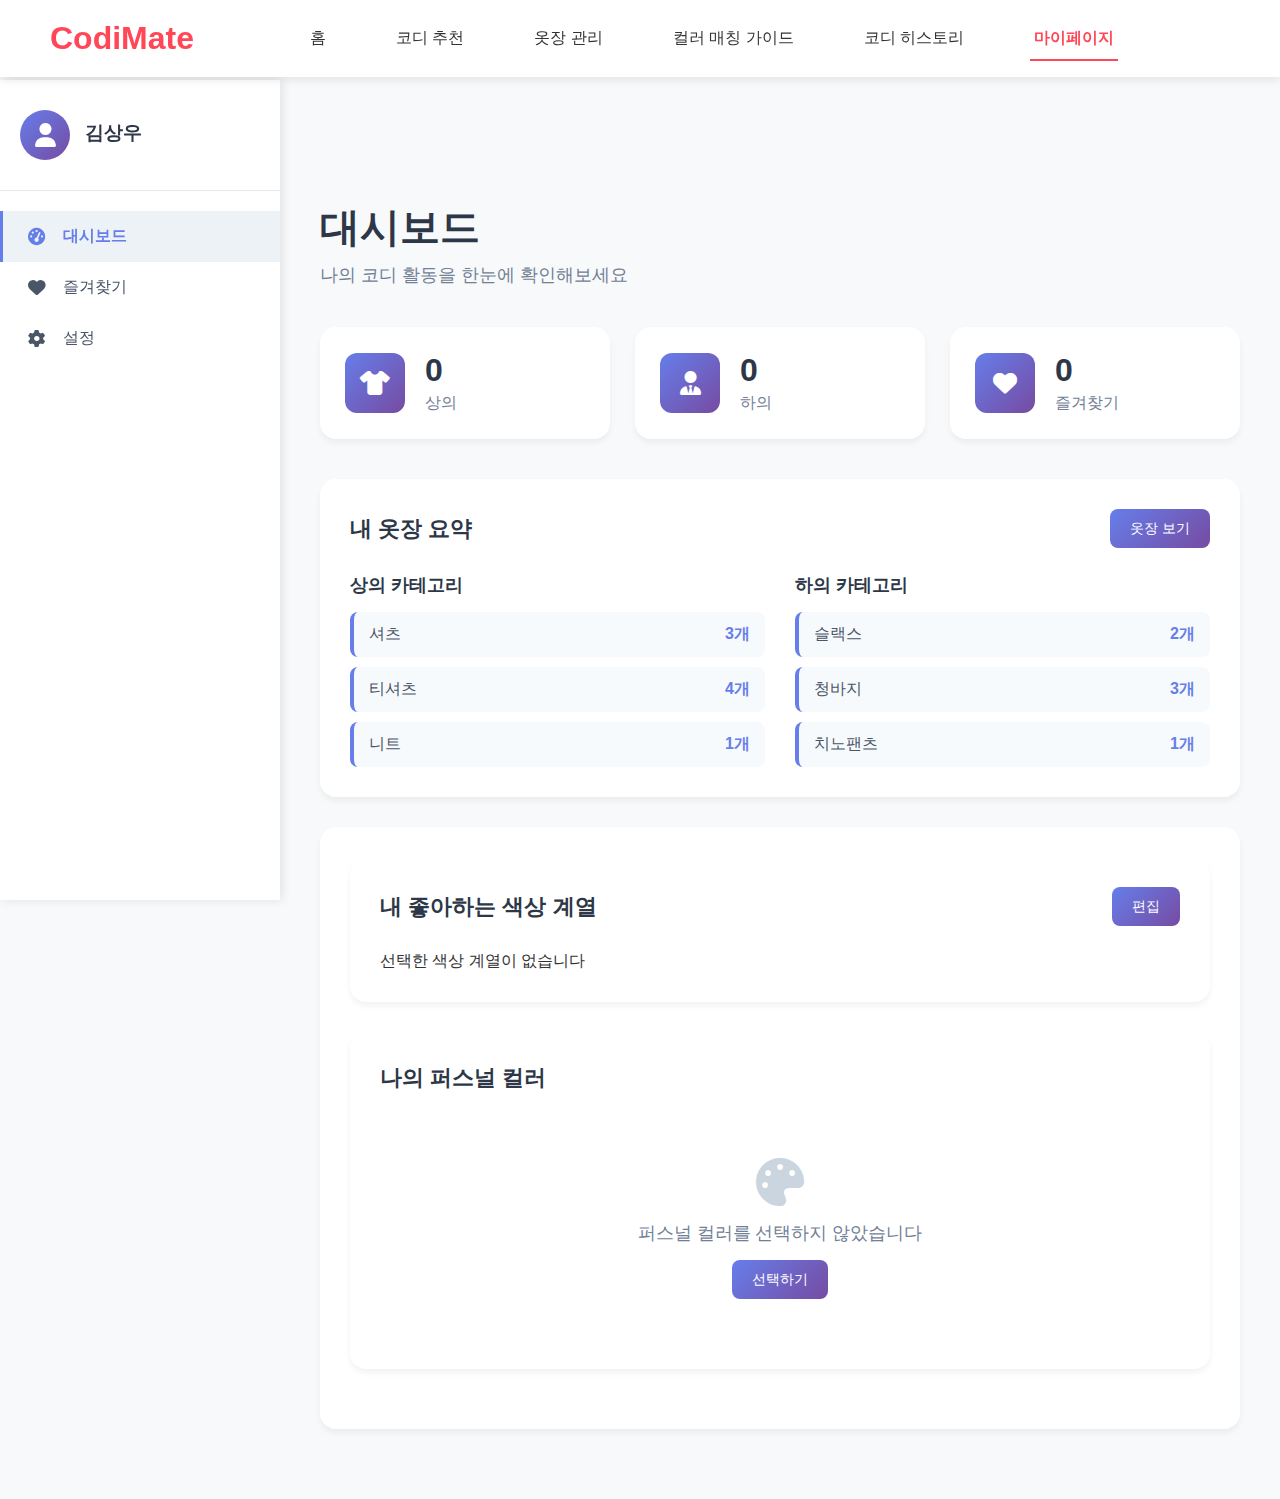
<file: templates/mypage/dashboard.html>
<!DOCTYPE html>
<html lang="ko">
<head>
    <meta charset="UTF-8">
    <meta name="viewport" content="width=device-width, initial-scale=1.0">
    <title>CodiMate - 대시보드</title>
    <link rel="stylesheet" href="/static/css/fix/header.css">
    <link rel="stylesheet" href="/static/css/mypage/dashboard.css">
    <link rel="stylesheet" href="https://cdnjs.cloudflare.com/ajax/libs/font-awesome/6.4.0/css/all.min.css">
</head>
<body>
    <!-- 헤더 플레이스홀더 -->
    <div id="header-placeholder" class="loading"></div>

    <div class="mypage-container">
        <!-- 사이드바 -->
        <aside class="sidebar">
            <div class="sidebar-header">
                <div class="profile-section">
                    <div class="profile-avatar">
                        <i class="fas fa-user"></i>
                    </div>
                    <div class="profile-info">
                        <h3 id="userName">김상우</h3>
                    </div>
                </div>
            </div>
            
            <nav class="sidebar-nav">
                <a href="/templates/mypage/dashboard.html" class="nav-item active">
                    <i class="fas fa-tachometer-alt"></i>
                    <span>대시보드</span>
                </a>
                <a href="/templates/mypage/wishlist.html" class="nav-item">
                    <i class="fas fa-heart"></i>
                    <span>즐겨찾기</span>
                </a>
                <a href="/templates/mypage/setting.html" class="nav-item">
                    <i class="fas fa-cog"></i>
                    <span>설정</span>
                </a>
            </nav>
        </aside>

        <!-- 메인 컨텐츠 -->
        <main class="main-content">
            <div class="page-header">
                <h1>대시보드</h1>
                <p>나의 코디 활동을 한눈에 확인해보세요</p>
            </div>

            <!-- 통계 카드들 -->
            <div class="stats-grid">
                <div class="stat-card">
                    <div class="stat-icon">
                        <i class="fas fa-tshirt"></i>
                    </div>
                    <div class="stat-info">
                        <h3 id="topCount">8</h3>
                        <p>상의</p>
                    </div>
                </div>
                <div class="stat-card">
                    <div class="stat-icon">
                        <i class="fas fa-user-tie"></i>
                    </div>
                    <div class="stat-info">
                        <h3 id="bottomCount">6</h3>
                        <p>하의</p>
                    </div>
                </div>
                <div class="stat-card">
                    <div class="stat-icon">
                        <i class="fas fa-heart"></i>
                    </div>
                    <div class="stat-info">
                        <h3 id="wishlistCount">3</h3>
                        <p>즐겨찾기</p>
                    </div>
                </div>
            </div>
            <!-- 내 옷장 요약 -->
            <div class="dashboard-section">
                <div class="section-header">
                    <h3>내 옷장 요약</h3>
                    <button class="view-closet-btn" onclick="goToCloset()">옷장 보기</button>
                </div>
                <div class="closet-summary">
                    <div class="closet-category">
                        <h4>상의 카테고리</h4>
                        <div class="category-grid">
                            <div class="category-item">
                                <span class="category-name">셔츠</span>
                                <span class="category-count">3개</span>
                            </div>
                            <div class="category-item">
                                <span class="category-name">티셔츠</span>
                                <span class="category-count">4개</span>
                            </div>
                            <div class="category-item">
                                <span class="category-name">니트</span>
                                <span class="category-count">1개</span>
                            </div>
                        </div>
                    </div>
                    <div class="closet-category">
                        <h4>하의 카테고리</h4>
                        <div class="category-grid">
                            <div class="category-item">
                                <span class="category-name">슬랙스</span>
                                <span class="category-count">2개</span>
                            </div>
                            <div class="category-item">
                                <span class="category-name">청바지</span>
                                <span class="category-count">3개</span>
                            </div>
                            <div class="category-item">
                                <span class="category-name">치노팬츠</span>
                                <span class="category-count">1개</span>
                            </div>
                        </div>
                    </div>
                </div>
            </div>

            <div class="dashboard-section">
            <!-- 내 좋아하는 색상 계열 -->
            <div class="dashboard-section">
            <div class="section-header">
                <h3>내 좋아하는 색상 계열</h3>
                <button class="edit-colors-btn" onclick="editFavoriteColorGroup()">편집</button>
            </div>
            <div class="favorite-colors">
                <div class="color-analysis" id="favoriteColorGroupContainer">
                    <div class="no-color-message">
                        <p>선택한 색상 계열이 없습니다</p>
                    </div>
                </div>
            </div>
            </div>

            <!-- 퍼스널 컬러 -->
            <div class="dashboard-section">
                <div class="section-header">
                    <h3>나의 퍼스널 컬러</h3>
                </div>
                <div class="personal-color-section" id="personalColorSection">
                    <div class="personal-color-not-set">
                        <div class="personal-color-placeholder">
                            <i class="fas fa-palette"></i>
                            <p>퍼스널 컬러를 선택하지 않았습니다</p>
                            <button class="select-color-btn" onclick="goToPersonalColorTest()">선택하기</button>
                        </div>
                    </div>
                </div>
            </div>
        </main>
    </div>

    <script src="/static/js/fix/header.js"></script>
    <script src="/static/js/mypage/dashboard.js"></script>
</body>
</html>
</file>
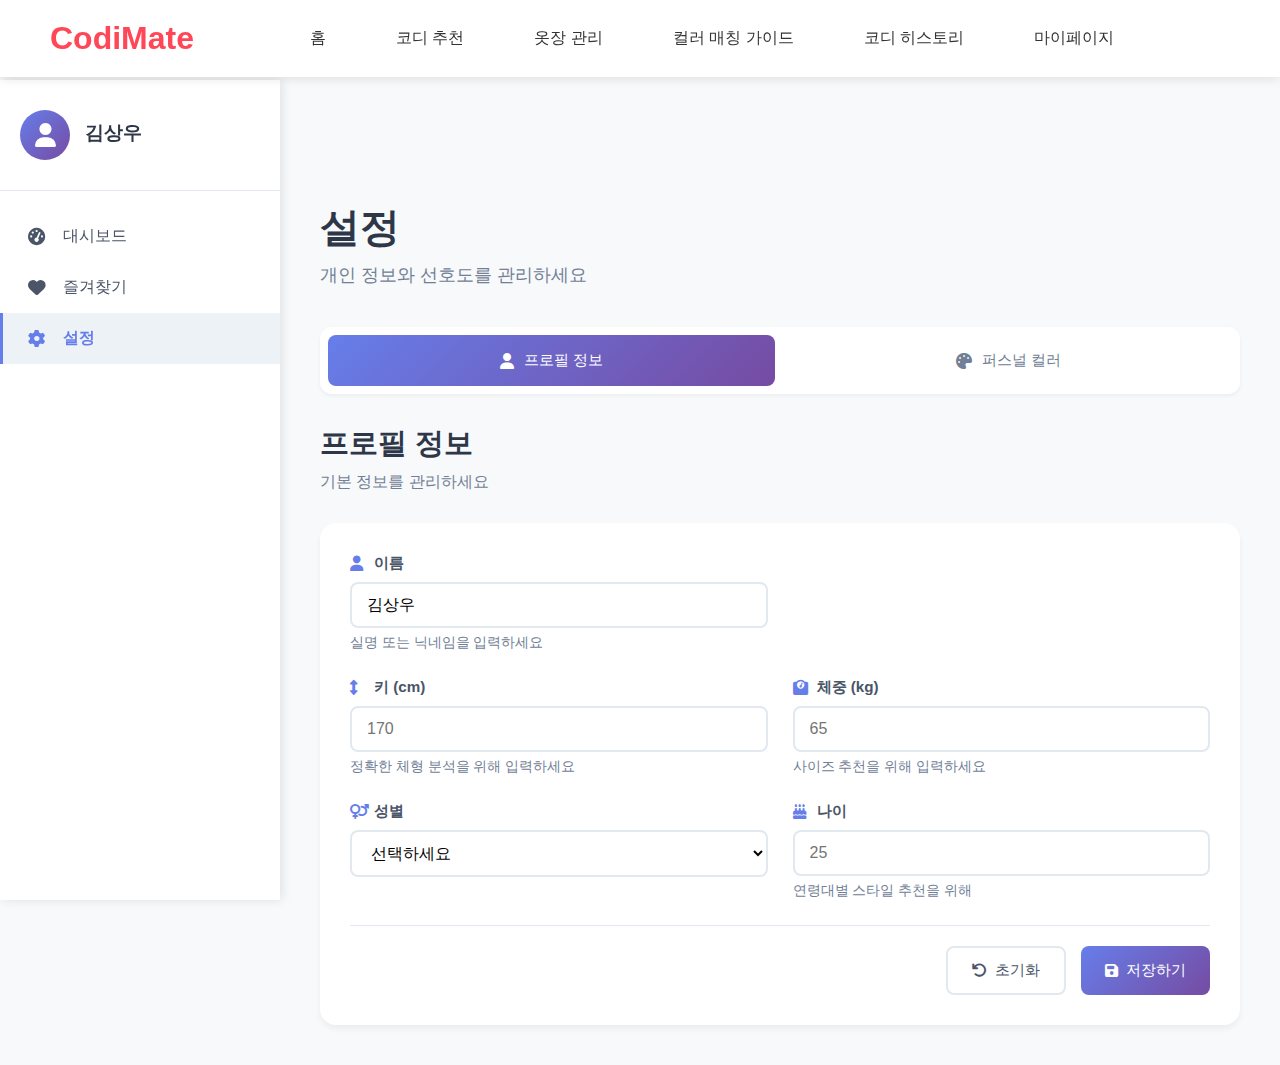
<file: templates/mypage/setting.html>
<!DOCTYPE html>
<html lang="ko">
<head>
    <meta charset="UTF-8">
    <meta name="viewport" content="width=device-width, initial-scale=1.0">
    <title>CodiMate - 설정</title>
    <link rel="stylesheet" href="/static/css/fix/header.css">
    <link rel="stylesheet" href="/static/css/mypage/setting.css">
    <link rel="stylesheet" href="https://cdnjs.cloudflare.com/ajax/libs/font-awesome/6.4.0/css/all.min.css">
</head>
<body>
    <!-- 헤더 플레이스홀더 -->
    <div id="header-placeholder" class="loading"></div>

    <div class="mypage-container">
        <!-- 사이드바 -->
        <aside class="sidebar">
            <div class="sidebar-header">
                <div class="profile-section">
                    <div class="profile-avatar">
                        <i class="fas fa-user"></i>
                    </div>
                    <div class="profile-info">
                        <h3 id="userName">김상우</h3>
                    </div>
                </div>
            </div>
            
            <nav class="sidebar-nav">
                <a href="/templates/mypage/dashboard.html" class="nav-item">
                    <i class="fas fa-tachometer-alt"></i>
                    <span>대시보드</span>
                </a>
                <a href="/templates/mypage/wishlist.html" class="nav-item">
                    <i class="fas fa-heart"></i>
                    <span>즐겨찾기</span>
                </a>
                <a href="/templates/mypage/setting.html" class="nav-item active">
                    <i class="fas fa-cog"></i>
                    <span>설정</span>
                </a>
            </nav>
        </aside>

        <!-- 메인 컨텐츠 -->
        <main class="main-content">
            <div class="page-header">
                <h1>설정</h1>
                <p>개인 정보와 선호도를 관리하세요</p>
            </div>

            <!-- 설정 탭 네비게이션 -->
            <div class="settings-nav">
                <button class="settings-tab active" data-tab="profile" onclick="switchTab('profile')">
                    <i class="fas fa-user"></i>
                    <span>프로필 정보</span>
                </button>
                <button class="settings-tab" data-tab="personal-color" onclick="switchTab('personal-color')">
                    <i class="fas fa-palette"></i>
                    <span>퍼스널 컬러</span>
                </button>
            </div>

            <!-- 프로필 정보 탭 -->
            <section id="profile-tab" class="settings-section active">
                <div class="section-header">
                    <h2>프로필 정보</h2>
                    <p>기본 정보를 관리하세요</p>
                </div>

                <form id="profileForm" class="settings-form">
                    <div class="form-row">
                        <div class="form-group">
                            <label for="profileName">
                                <i class="fas fa-user"></i>
                                이름
                            </label>
                            <input type="text" id="profileName" name="name" placeholder="이름을 입력하세요" required>
                            <span class="form-help">실명 또는 닉네임을 입력하세요</span>
                        </div>
                    </div>

                    <div class="form-row">
                        <div class="form-group">
                            <label for="profileHeight">
                                <i class="fas fa-arrows-alt-v"></i>
                                키 (cm)
                            </label>
                            <input type="number" id="profileHeight" name="height" min="100" max="250" placeholder="170">
                            <span class="form-help">정확한 체형 분석을 위해 입력하세요</span>
                        </div>
                        <div class="form-group">
                            <label for="profileWeight">
                                <i class="fas fa-weight"></i>
                                체중 (kg)
                            </label>
                            <input type="number" id="profileWeight" name="weight" min="30" max="200" placeholder="65">
                            <span class="form-help">사이즈 추천을 위해 입력하세요</span>
                        </div>
                    </div>

                    <div class="form-row">
                        <div class="form-group">
                            <label for="profileGender">
                                <i class="fas fa-venus-mars"></i>
                                성별
                            </label>
                            <select id="profileGender" name="gender">
                                <option value="">선택하세요</option>
                                <option value="male">남성</option>
                                <option value="female">여성</option>
                                <option value="other">기타</option>
                            </select>
                        </div>
                        <div class="form-group">
                            <label for="profileAge">
                                <i class="fas fa-birthday-cake"></i>
                                나이
                            </label>
                            <input type="number" id="profileAge" name="age" min="10" max="100" placeholder="25">
                            <span class="form-help">연령대별 스타일 추천을 위해</span>
                        </div>
                    </div>

                    <div class="form-actions">
                        <button type="button" class="btn-secondary" onclick="resetProfile()">
                            <i class="fas fa-undo"></i>
                            초기화
                        </button>
                        <button type="submit" class="btn-primary">
                            <i class="fas fa-save"></i>
                            저장하기
                        </button>
                    </div>
                </form>
            </section>

            <!-- 퍼스널 컬러 탭 -->
            <section id="personal-color-tab" class="settings-section">
            <div class="section-header">
                <h2>퍼스널 컬러</h2>
                <p>나에게 어울리는 색상 타입을 선택하세요</p>
                
                <!-- ✅ 퍼스널컬러 외부 사이트 버튼 -->
                <a href="https://mycolor.kr/#google_vignette" target="_blank" class="btn-link"
                style="margin-left:auto; font-size:18px; color:#667eea; text-decoration:underline; cursor:pointer;">
                    퍼스널 컬러 테스트 바로가기
                </a>
            </div>

                <div class="personal-color-test">
                    <div class="current-color" id="currentPersonalColor">
                        <div class="current-color-display">
                            <div class="color-preview" id="colorPreview">
                                <i class="fas fa-palette"></i>
                            </div>
                            <div class="color-info">
                                <h3 id="currentColorName">퍼스널 컬러를 선택해주세요</h3>
                                <p id="currentColorDesc">자신에게 맞는 컬러를 찾아보세요</p>
                            </div>
                        </div>
                        <button class="change-color-btn" onclick="startColorTest()">
                            <i class="fas fa-edit"></i>
                            변경하기
                        </button>
                    </div>

                    <!-- 컬러 선택 영역 -->
                    <div class="color-options" id="colorOptions" style="display: none;">
                        <div class="color-grid">
                            <div class="color-type" data-type="spring-warm" onclick="selectPersonalColor('spring-warm')">
                                <div class="color-type-preview">
                                    <div class="color-circles">
                                        <div class="color-circle" style="background: linear-gradient(135deg, #FFB347, #FF6B6B);"></div>
                                        <div class="color-circle" style="background: linear-gradient(135deg, #98FB98, #90EE90);"></div>
                                        <div class="color-circle" style="background: linear-gradient(135deg, #FFE4B5, #F0E68C);"></div>
                                    </div>
                                </div>
                                <div class="color-type-info">
                                    <h4>봄웜톤</h4>
                                    <p>밝고 따뜻한 색상</p>
                                    <span class="color-desc">생동감 있고 화사한 느낌을 주는 따뜻한 톤</span>
                                </div>
                            </div>

                            <div class="color-type" data-type="summer-cool" onclick="selectPersonalColor('summer-cool')">
                                <div class="color-type-preview">
                                    <div class="color-circles">
                                        <div class="color-circle" style="background: linear-gradient(135deg, #B0C4DE, #87CEEB);"></div>
                                        <div class="color-circle" style="background: linear-gradient(135deg, #DDA0DD, #D8BFD8);"></div>
                                        <div class="color-circle" style="background: linear-gradient(135deg, #F0F8FF, #E6E6FA);"></div>
                                    </div>
                                </div>
                                <div class="color-type-info">
                                    <h4>여름쿨톤</h4>
                                    <p>부드럽고 차가운 색상</p>
                                    <span class="color-desc">우아하고 세련된 느낌의 차가운 톤</span>
                                </div>
                            </div>

                            <div class="color-type" data-type="autumn-warm" onclick="selectPersonalColor('autumn-warm')">
                                <div class="color-type-preview">
                                    <div class="color-circles">
                                        <div class="color-circle" style="background: linear-gradient(135deg, #D2691E, #CD853F);"></div>
                                        <div class="color-circle" style="background: linear-gradient(135deg, #8B4513, #A0522D);"></div>
                                        <div class="color-circle" style="background: linear-gradient(135deg, #DAA520, #B8860B);"></div>
                                    </div>
                                </div>
                                <div class="color-type-info">
                                    <h4>가을웜톤</h4>
                                    <p>깊고 따뜻한 색상</p>
                                    <span class="color-desc">차분하고 고급스러운 느낌의 깊은 따뜻한 톤</span>
                                </div>
                            </div>

                            <div class="color-type" data-type="winter-cool" onclick="selectPersonalColor('winter-cool')">
                                <div class="color-type-preview">
                                    <div class="color-circles">
                                        <div class="color-circle" style="background: linear-gradient(135deg, #4169E1, #0000FF);"></div>
                                        <div class="color-circle" style="background: linear-gradient(135deg, #800080, #8B008B);"></div>
                                        <div class="color-circle" style="background: linear-gradient(135deg, #000000, #2F4F4F);"></div>
                                    </div>
                                </div>
                                <div class="color-type-info">
                                    <h4>겨울쿨톤</h4>
                                    <p>선명하고 차가운 색상</p>
                                    <span class="color-desc">강렬하고 대비가 뚜렷한 차가운 톤</span>
                                </div>
                            </div>
                        </div>

                        <div class="color-actions">
                            <button class="btn-secondary" onclick="cancelColorTest()">
                                <i class="fas fa-times"></i>
                                취소
                            </button>
                            <button class="btn-primary" onclick="confirmColorSelection()" disabled>
                                <i class="fas fa-check"></i>
                                선택 완료
                            </button>
                        </div>
                    </div>

                    <!-- 컬러 가이드 -->
                    <div class="color-guide">
                        <h3>퍼스널 컬러란?</h3>
                        <div class="guide-content">
                            <div class="guide-item">
                                <div class="guide-icon">
                                    <i class="fas fa-eye"></i>
                                </div>
                                <div class="guide-text">
                                    <h4>피부톤 분석</h4>
                                    <p>개인의 피부, 눈동자, 머리카락 색상을 분석하여 가장 어울리는 색상군을 찾는 이론입니다</p>
                                </div>
                            </div>
                            <div class="guide-item">
                                <div class="guide-icon">
                                    <i class="fas fa-magic"></i>
                                </div>
                                <div class="guide-text">
                                    <h4>스타일링 효과</h4>
                                    <p>자신에게 맞는 퍼스널 컬러를 활용하면 얼굴이 밝아지고 더욱 매력적인 인상을 줄 수 있습니다</p>
                                </div>
                            </div>
                        </div>
                    </div>
                </div>
            </section>
        </main>
    </div>

    <!-- 확인 모달 -->
    <div id="confirmModal" class="modal" style="display: none;">
        <div class="modal-content">
            <div class="modal-header">
                <h3 id="confirmTitle">확인</h3>
                <button class="close-btn" onclick="closeConfirmModal()">&times;</button>
            </div>
            <div class="modal-body">
                <div class="confirm-icon" id="confirmIcon">
                    <i class="fas fa-question-circle"></i>
                </div>
                <p id="confirmMessage">정말로 실행하시겠습니까?</p>
            </div>
            <div class="modal-actions">
                <button class="btn-secondary" onclick="closeConfirmModal()">취소</button>
                <button class="btn-primary" id="confirmBtn" onclick="executeConfirmAction()">확인</button>
            </div>
        </div>
    </div>

    <!-- 파일 업로드용 숨김 input -->
    <input type="file" id="fileInput" accept=".json" style="display: none;" onchange="handleFileRestore(event)">

    <script src="/static/js/fix/header.js"></script>
    <script src="/static/js/mypage/setting.js"></script>
</body>
</html>
</file>
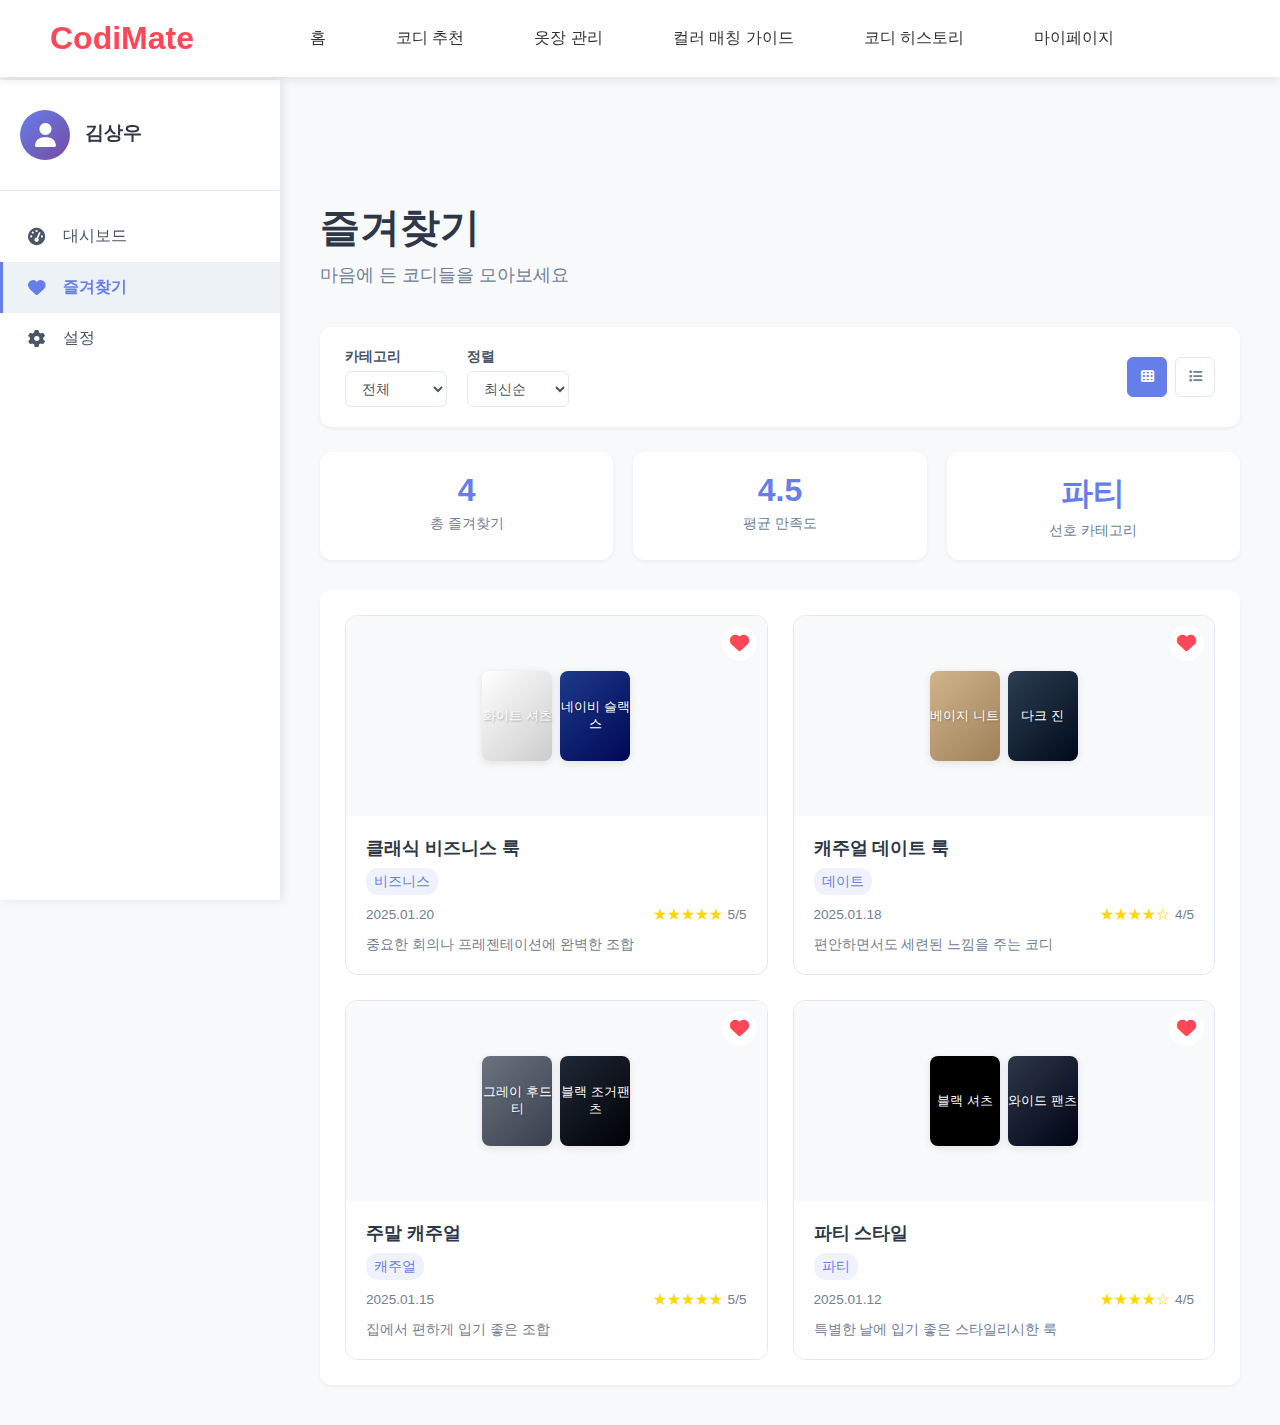
<file: templates/mypage/wishlist.html>
<!DOCTYPE html>
<html lang="ko">
<head>
    <meta charset="UTF-8">
    <meta name="viewport" content="width=device-width, initial-scale=1.0">
    <title>CodiMate - 즐겨찾기</title>
    <link rel="stylesheet" href="/static/css/fix/header.css">
    <link rel="stylesheet" href="/static/css/mypage/wishlist.css">
    <link rel="stylesheet" href="https://cdnjs.cloudflare.com/ajax/libs/font-awesome/6.4.0/css/all.min.css">
</head>
<body>
    <!-- 헤더 플레이스홀더 -->
    <div id="header-placeholder" class="loading"></div>

    <div class="mypage-container">
        <!-- 사이드바 -->
        <aside class="sidebar">
            <div class="sidebar-header">
                <div class="profile-section">
                    <div class="profile-avatar">
                        <i class="fas fa-user"></i>
                    </div>
                    <div class="profile-info">
                        <h3 id="userName">김상우</h3>
                    </div>
                </div>
            </div>
            
            <nav class="sidebar-nav">
                <a href="/templates/mypage/dashboard.html" class="nav-item">
                    <i class="fas fa-tachometer-alt"></i>
                    <span>대시보드</span>
                </a>
                <a href="/templates/mypage/wishlist.html" class="nav-item active">
                    <i class="fas fa-heart"></i>
                    <span>즐겨찾기</span>
                </a>
                <a href="/templates/mypage/setting.html" class="nav-item">
                    <i class="fas fa-cog"></i>
                    <span>설정</span>
                </a>
            </nav>
        </aside>

        <!-- 메인 컨텐츠 -->
        <main class="main-content">
            <div class="page-header">
                <h1>즐겨찾기</h1>
                <p>마음에 든 코디들을 모아보세요</p>
            </div>

            <!-- 필터 및 정렬 -->
            <div class="wishlist-controls">
                <div class="filter-section">
                    <div class="filter-group">
                        <label>카테고리</label>
                        <select id="categoryFilter" onchange="filterWishlist()">
                            <option value="all">전체</option>
                            <option value="casual">캐주얼</option>
                            <option value="business">비즈니스</option>
                            <option value="date">데이트</option>
                            <option value="formal">포멀</option>
                            <option value="party">파티</option>
                        </select>
                    </div>
                    <div class="filter-group">
                        <label>정렬</label>
                        <select id="sortFilter" onchange="sortWishlist()">
                            <option value="newest">최신순</option>
                            <option value="oldest">오래된순</option>
                            <option value="rating">만족도순</option>
                            <option value="name">이름순</option>
                        </select>
                    </div>
                </div>
                <div class="view-controls">
                    <button class="view-btn active" data-view="grid" onclick="changeView('grid')">
                        <i class="fas fa-th"></i>
                    </button>
                    <button class="view-btn" data-view="list" onclick="changeView('list')">
                        <i class="fas fa-list"></i>
                    </button>
                </div>
            </div>

            <!-- 통계 정보 -->
            <div class="wishlist-stats">
                <div class="stat-item">
                    <span class="stat-number" id="totalWishlist">0</span>
                    <span class="stat-label">총 즐겨찾기</span>
                </div>
                <div class="stat-item">
                    <span class="stat-number" id="avgRating">0</span>
                    <span class="stat-label">평균 만족도</span>
                </div>
                <div class="stat-item">
                    <span class="stat-number" id="mostCategory">-</span>
                    <span class="stat-label">선호 카테고리</span>
                </div>
            </div>

            <!-- 즐겨찾기 목록 -->
            <div class="wishlist-container">
                <div id="wishlistGrid" class="wishlist-grid view-grid">
                    <!-- 즐겨찾기 아이템들이 동적으로 추가됩니다 -->
                </div>
                
                <!-- 빈 상태 메시지 -->
                <div id="emptyWishlist" class="empty-state" style="display: none;">
                    <div class="empty-icon">
                        <i class="fas fa-heart"></i>
                    </div>
                    <h3>아직 즐겨찾기한 코디가 없어요</h3>
                    <p>마음에 드는 코디를 하트 버튼을 눌러 즐겨찾기로 저장해보세요!</p>
                    <button class="discover-btn" onclick="goToRecommendation()">
                        <i class="fas fa-compass"></i>
                        코디 추천 받기
                    </button>
                </div>
            </div>
        </main>
    </div>

    <!-- 코디 상세 모달 -->
    <div id="outfitModal" class="modal" style="display: none;">
        <div class="modal-content">
            <div class="modal-header">
                <h3 id="modalTitle">코디 상세 정보</h3>
                <button class="close-btn" onclick="closeModal()">&times;</button>
            </div>
            <div class="modal-body">
                <div class="outfit-preview">
                    <div class="outfit-items">
                        <div class="outfit-item" id="modalTopItem">
                            <span id="modalTopName">상의</span>
                        </div>
                        <div class="outfit-item" id="modalBottomItem">
                            <span id="modalBottomName">하의</span>
                        </div>
                    </div>
                </div>
                <div class="outfit-details">
                    <div class="detail-row">
                        <span class="detail-label">코디명:</span>
                        <span class="detail-value" id="modalOutfitName">-</span>
                    </div>
                    <div class="detail-row">
                        <span class="detail-label">카테고리:</span>
                        <span class="detail-value" id="modalCategory">-</span>
                    </div>
                    <div class="detail-row">
                        <span class="detail-label">추가일:</span>
                        <span class="detail-value" id="modalDate">-</span>
                    </div>
                    <div class="detail-row">
                        <span class="detail-label">만족도:</span>
                        <div class="detail-value">
                            <span id="modalRating" class="stars"></span>
                            <span id="modalRatingText"></span>
                        </div>
                    </div>
                    <div class="detail-row">
                        <span class="detail-label">메모:</span>
                        <span class="detail-value" id="modalMemo">-</span>
                    </div>
                </div>
                <div class="modal-actions">
                    <button class="action-btn secondary" onclick="editOutfit()">
                        <i class="fas fa-edit"></i>
                        편집
                    </button>
                    <button class="action-btn danger" onclick="removeFromWishlist()">
                        <i class="fas fa-heart-broken"></i>
                        즐겨찾기 해제
                    </button>
                    <button class="action-btn primary" onclick="useOutfit()">
                        <i class="fas fa-check"></i>
                        이 코디 사용
                    </button>
                </div>
            </div>
        </div>
    </div>

    <script src="/static/js/fix/header.js"></script>
    <script src="/static/js/mypage/wishlist.js"></script>
</body>
</html>
</file>
<file: static/css/fix/header.css>
/* Header Styles */
* {
    margin: 0;
    padding: 0;
    box-sizing: border-box;
}

.header {
    display: flex;
    justify-content: space-between;
    align-items: center;
    padding: 20px 50px;
    background-color: white;
    box-shadow: 0 2px 10px rgba(0,0,0,0.1);
    position: fixed;
    top: 0;
    left: 0;
    right: 0;
    width: 100%;
    z-index: 1000;
    transition: all 0.3s ease;
}

.header.scrolled {
    padding: 15px 50px;
    box-shadow: 0 4px 20px rgba(0,0,0,0.15);
}

/* 로고 */
.logo {
    font-size: 32px;
    font-weight: bold;
    color: #ff4757;
    text-decoration: none;
    transition: transform 0.3s ease;
}

.logo:hover {
    transform: scale(1.05);
}

/* 네비게이션 */
.nav {
    position: relative;
    flex: 1;
    display: flex;
    justify-content: center;
}

.nav-menu {
    display: flex;
    list-style: none;
    gap: 40px;
    align-items: center;
}

.nav-menu li {
    position: relative;
}

.nav-menu a {
    text-decoration: none;
    color: #333;
    font-weight: 500;
    font-size: 16px;
    padding: 10px 15px;
    border-radius: 25px;
    transition: all 0.3s ease;
    position: relative;
}

.nav-menu a:hover {
    color: #ff4757;
    background-color: rgba(255, 71, 87, 0.1);
}

.nav-menu a.highlight {
    color: #ff4757;
    font-weight: 600;
}

.nav-menu a.active {
    color: #ff4757;
    font-weight: 600;
}

.nav-menu a::after {
    content: '';
    position: absolute;
    bottom: -5px;
    left: 50%;
    transform: translateX(-50%);
    width: 0;
    height: 2px;
    background-color: #ff4757;
    transition: width 0.3s ease;
}

.nav-menu a:hover::after,
.nav-menu a.highlight::after,
.nav-menu a.active::after {
    width: 80%;
}

/* 모바일 햄버거 메뉴 */
.mobile-menu-toggle {
    display: none;
    flex-direction: column;
    cursor: pointer;
    gap: 4px;
}

.mobile-menu-toggle span {
    width: 25px;
    height: 3px;
    background-color: #333;
    transition: all 0.3s ease;
    border-radius: 2px;
}

.mobile-menu-toggle.active span:nth-child(1) {
    transform: rotate(45deg) translate(6px, 6px);
}

.mobile-menu-toggle.active span:nth-child(2) {
    opacity: 0;
}

.mobile-menu-toggle.active span:nth-child(3) {
    transform: rotate(-45deg) translate(6px, -6px);
}

/* 반응형 디자인 */
@media (max-width: 1024px) {
    .header {
        padding: 15px 30px;
    }
    
    .nav-menu {
        gap: 25px;
    }
}

@media (max-width: 768px) {
    .header {
        padding: 15px 20px;
        justify-content: space-between;
    }
    
    .logo {
        font-size: 28px;
    }
    
    .nav {
        justify-content: flex-end;
    }
    
    .nav-menu {
        position: fixed;
        top: 70px;
        left: -100%;
        width: 100%;
        height: calc(100vh - 70px);
        background: white;
        flex-direction: column;
        justify-content: flex-start;
        align-items: center;
        padding-top: 50px;
        gap: 30px;
        transition: left 0.3s ease;
        box-shadow: 0 5px 15px rgba(0, 0, 0, 0.1);
    }
    
    .nav-menu.active {
        left: 0;
    }
    
    .nav-menu a {
        font-size: 18px;
        padding: 15px 30px;
        width: 200px;
        text-align: center;
        border-radius: 25px;
    }
    
    .mobile-menu-toggle {
        display: flex;
    }
}

@media (max-width: 480px) {
    .header {
        padding: 12px 15px;
    }
    
    .logo {
        font-size: 24px;
    }
}
</file>
<file: static/css/codi-history/codi-history.css>
/* 기본 스타일 초기화 */
* {
    margin: 0;
    padding: 0;
    box-sizing: border-box;
}

body {
    font-family: 'Arial', sans-serif;
    line-height: 1.6;
    color: #333;
    background-color: #f8f9fa;
    padding-top: 80px;
}

/* 메인 컨테이너 */
.history-container {
    max-width: 1400px;
    margin: 0 auto;
    padding: 0 20px;
}

/* 페이지 헤더 */
.page-header {
    background: lightgray;
    color: white;
    padding: 80px 0 60px;
    margin-bottom: 40px;
    border-radius: 0 0 20px 20px;
    position: relative;
    overflow: hidden;
}

.page-header::before {
    content: '';
    position: absolute;
    top: 0;
    left: 0;
    right: 0;
    bottom: 0;
    background: url('data:image/svg+xml,<svg xmlns="http://www.w3.org/2000/svg" viewBox="0 0 100 20"><defs><radialGradient id="a" cx="50%" cy="0%" r="50%"><stop offset="0%" stop-color="rgba(255,255,255,0.1)"/><stop offset="100%" stop-color="transparent"/></radialGradient></defs><rect width="100" height="20" fill="url(%23a)"/></svg>');
    background-size: 200px 40px;
    animation: shimmer 3s linear infinite;
}

@keyframes shimmer {
    0% { background-position: -200px 0; }
    100% { background-position: 200px 0; }
}

.header-content {
    text-align: center;
    position: relative;
    z-index: 2;
}

.page-header h1 {
    font-size: 3rem;
    font-weight: 700;
    margin-bottom: 15px;
    text-shadow: 2px 2px 4px rgba(0,0,0,0.3);
}

.page-header p {
    font-size: 1.2rem;
    opacity: 0.9;
    margin-bottom: 30px;
}

.add-codi-btn {
    background: rgba(255,255,255,0.2);
    border: 2px solid white;
    color: white;
    padding: 15px 30px;
    font-size: 1.1rem;
    font-weight: 600;
    border-radius: 50px;
    cursor: pointer;
    transition: all 0.3s ease;
    backdrop-filter: blur(10px);
}

.add-codi-btn:hover {
    background: white;
    color: #667eea;
    transform: translateY(-2px);
    box-shadow: 0 8px 25px rgba(0,0,0,0.2);
}

.add-codi-btn i {
    margin-right: 8px;
}

/* 필터 섹션 */
.filter-section {
    background: white;
    padding: 25px;
    border-radius: 15px;
    box-shadow: 0 4px 6px rgba(0,0,0,0.05);
    margin-bottom: 30px;
    display: flex;
    flex-wrap: wrap;
    gap: 20px;
    align-items: center;
}

.filter-group {
    display: flex;
    align-items: center;
    gap: 10px;
}

.filter-group label {
    font-weight: 600;
    color: #2d3748;
    white-space: nowrap;
}

.filter-group select {
    padding: 8px 12px;
    border: 2px solid #e2e8f0;
    border-radius: 8px;
    font-size: 0.9rem;
    background: white;
    cursor: pointer;
    transition: border-color 0.3s;
}

.filter-group select:focus {
    outline: none;
    border-color: #667eea;
}

.search-group {
    display: flex;
    align-items: center;
    gap: 10px;
    margin-left: auto;
}

#searchInput {
    padding: 8px 15px;
    border: 2px solid #e2e8f0;
    border-radius: 25px;
    font-size: 0.9rem;
    width: 250px;
    transition: border-color 0.3s;
}

#searchInput:focus {
    outline: none;
    border-color: lightgray;
}

#searchBtn {
    background: lightgray;
    border: none;
    color: white;
    padding: 10px 15px;
    border-radius: 50%;
    cursor: pointer;
    transition: background 0.3s;
}

#searchBtn:hover {
    background: lightgray;
}

/* 통계 섹션 */
.stats-section {
    display: grid;
    grid-template-columns: repeat(auto-fit, minmax(200px, 1fr));
    gap: 20px;
    margin-bottom: 40px;
}

.stat-card {
    background: white;
    padding: 25px;
    border-radius: 15px;
    box-shadow: 0 4px 6px rgba(0,0,0,0.05);
    display: flex;
    align-items: center;
    gap: 15px;
    transition: transform 0.3s, box-shadow 0.3s;
}

.stat-card:hover {
    transform: translateY(-2px);
    box-shadow: 0 8px 20px rgba(0,0,0,0.1);
}

.stat-icon {
    width: 50px;
    height: 50px;
    border-radius: 10px;
    background: lightgray;
    display: flex;
    align-items: center;
    justify-content: center;
    color: white;
    font-size: 1.5rem;
}

.stat-number {
    font-size: 2rem;
    font-weight: 700;
    color: #2d3748;
    line-height: 1;
}

.stat-label {
    font-size: 0.9rem;
    color: #718096;
    font-weight: 500;
}

/* 히스토리 그리드 */
.history-grid {
    display: grid;
    grid-template-columns: repeat(auto-fill, minmax(380px, 1fr));
    gap: 25px;
    margin-bottom: 40px;
}

/* 히스토리 카드 */
.history-card {
    background: white;
    border-radius: 15px;
    overflow: hidden;
    box-shadow: 0 4px 6px rgba(0,0,0,0.05);
    transition: all 0.3s ease;
    position: relative;
}

.history-card:hover {
    transform: translateY(-5px);
    box-shadow: 0 12px 30px rgba(0,0,0,0.15);
}

.card-header {
    padding: 20px 20px 15px;
    display: flex;
    justify-content: space-between;
    align-items: flex-start;
    border-bottom: 1px solid #e2e8f0;
}

.date-info {
    display: flex;
    flex-direction: column;
    gap: 5px;
}

.date {
    font-size: 1.1rem;
    font-weight: 600;
    color: #2d3748;
}

.weather-info {
    display: flex;
    align-items: center;
    gap: 5px;
    font-size: 0.9rem;
    color: #718096;
}

.theme-badge {
    padding: 6px 12px;
    border-radius: 20px;
    font-size: 0.8rem;
    font-weight: 600;
    text-transform: uppercase;
}

.theme-badge.business { background: #e6f3ff; color: #0066cc; }
.theme-badge.casual { background: #f0f9ff; color: #0ea5e9; }
.theme-badge.date { background: #fef2f2; color: #dc2626; }
.theme-badge.formal { background: #f7fafc; color: #2d3748; }
.theme-badge.exercise { background: #f0fff4; color: #16a34a; }
.theme-badge.party { background: #fef5e7; color: #ea580c; }

.favorite-btn {
    background: none;
    border: none;
    font-size: 1.2rem;
    cursor: pointer;
    color: #e53e3e;
    transition: transform 0.3s;
}

.favorite-btn:hover {
    transform: scale(1.2);
}

/* 코디 미리보기 */
.codi-preview {
    padding: 20px;
    background: #f8f9fa;
}

.outfit-combination {
    display: flex;
    align-items: center;
    justify-content: center;
    gap: 15px;
}

.clothing-item {
    display: flex;
    flex-direction: column;
    align-items: center;
    gap: 8px;
    flex: 1;
    max-width: 120px;
}

.clothing-item img {
    width: 80px;
    height: 80px;
    object-fit: cover;
    border-radius: 10px;
    border: 2px solid white;
    box-shadow: 0 2px 8px rgba(0,0,0,0.1);
}

.clothing-item span {
    font-size: 0.8rem;
    color: #718096;
    text-align: center;
    font-weight: 500;
}

.plus-icon {
    font-size: 1.5rem;
    color: #667eea;
    font-weight: bold;
}

/* 카드 컨텐츠 */
.card-content {
    padding: 20px;
}

.codi-name {
    font-size: 1.3rem;
    font-weight: 600;
    color: #2d3748;
    margin-bottom: 10px;
}

.rating {
    display: flex;
    align-items: center;
    gap: 8px;
    margin-bottom: 15px;
}

.stars {
    color: #ffd700;
    font-size: 1.1rem;
}

.rating-text {
    font-size: 0.9rem;
    color: #718096;
    font-weight: 500;
}

.memo {
    color: #4a5568;
    font-size: 0.95rem;
    line-height: 1.5;
    margin-bottom: 0;
}

/* 카드 액션 */
.card-actions {
    padding: 15px 20px;
    background: #f8f9fa;
    display: flex;
    gap: 8px;
    border-top: 1px solid #e2e8f0;
}

.action-btn {
    flex: 1;
    padding: 8px 12px;
    border: 1px solid #e2e8f0;
    background: white;
    color: black;
    border-radius: 6px;
    font-size: 0.8rem;
    cursor: pointer;
    transition: all 0.3s;
    display: flex;
    align-items: center;
    justify-content: center;
    gap: 5px;
}

.action-btn:hover {
    transform: translateY(-1px);
    box-shadow: 0 2px 8px rgba(0,0,0,0.1);
}

.detail-btn:hover {
    background: #667eea;
    color: white;
    border-color: #667eea;
}

.edit-btn:hover {
    background: #38a169;
    color: white;
    border-color: #38a169;
}

.delete-btn:hover {
    background: #e53e3e;
    color: white;
    border-color: #e53e3e;
}

/* 더보기 버튼 */
.load-more-section {
    text-align: center;
    margin: 40px 0;
}

.load-more-btn {
    background: white;
    border: 2px solid black;
    color: black;
    padding: 15px 40px;
    font-size: 1rem;
    font-weight: 600;
    border-radius: 50px;
    cursor: pointer;
    transition: all 0.3s;
}

.load-more-btn:hover {
    background: #667eea;
    color: white;
    transform: translateY(-2px);
    box-shadow: 0 8px 20px rgba(102, 126, 234, 0.3);
}

/* 모달 기본 스타일 */
.modal {
    display: none;
    position: fixed;
    z-index: 1000;
    left: 0;
    top: 0;
    width: 100%;
    height: 100%;
    background-color: rgba(0, 0, 0, 0.6);
    backdrop-filter: blur(5px);
    animation: fadeIn 0.3s ease;
}

.modal.active {
    display: flex;
    align-items: center;
    justify-content: center;
}

.modal-content {
    background: white;
    border-radius: 20px;
    max-width: 800px;
    width: 90%;
    max-height: 90vh;
    overflow-y: auto;
    position: relative;
    animation: slideUp 0.4s ease;
    box-shadow: 0 20px 40px rgba(0,0,0,0.2);
}

.modal-content.small {
    max-width: 500px;
}

@keyframes fadeIn {
    from { opacity: 0; }
    to { opacity: 1; }
}

@keyframes slideUp {
    from {
        transform: translateY(50px);
        opacity: 0;
    }
    to {
        transform: translateY(0);
        opacity: 1;
    }
}

.modal-header {
    padding: 25px 30px;
    border-bottom: 1px solid #e2e8f0;
    display: flex;
    justify-content: space-between;
    align-items: center;
    background: linear-gradient(135deg, #f7fafc 0%, #edf2f7 100%);
    border-radius: 20px 20px 0 0;
}

.modal-header h2,
.modal-header h3 {
    color: #2d3748;
    font-weight: 600;
    margin: 0;
}

.close-btn {
    background: none;
    border: none;
    font-size: 1.5rem;
    color: #718096;
    cursor: pointer;
    padding: 5px;
    border-radius: 50%;
    transition: all 0.3s;
}

.close-btn:hover {
    background: #e2e8f0;
    color: #2d3748;
}

.modal-body {
    padding: 30px;
}

/* 폼 스타일 */
.form-row {
    display: grid;
    grid-template-columns: 1fr 1fr;
    gap: 20px;
    margin-bottom: 20px;
}

.form-group {
    display: flex;
    flex-direction: column;
    gap: 8px;
}

.form-group label {
    font-weight: 600;
    color: #2d3748;
    font-size: 0.95rem;
}

.form-group input,
.form-group select,
.form-group textarea {
    padding: 12px 15px;
    border: 2px solid #e2e8f0;
    border-radius: 10px;
    font-size: 0.95rem;
    transition: border-color 0.3s;
    font-family: inherit;
}

.form-group input:focus,
.form-group select:focus,
.form-group textarea:focus {
    outline: none;
    border-color: #667eea;
    box-shadow: 0 0 0 3px rgba(102, 126, 234, 0.1);
}

.weather-input-group {
    display: flex;
    gap: 10px;
}

.weather-input-group input {
    flex: 1;
}

.weather-input-group select {
    flex: 1.5;
}

/* 의류 선택 섹션 */
.clothing-selection {
    margin: 30px 0;
    padding: 25px;
    background: #f7fafc;
    border-radius: 15px;
    border: 2px dashed #cbd5e0;
}

.clothing-selection h3 {
    color: #2d3748;
    margin-bottom: 20px;
    text-align: center;
}

.clothing-row {
    display: grid;
    grid-template-columns: 1fr 1fr;
    gap: 30px;
}

.clothing-group {
    display: flex;
    flex-direction: column;
    gap: 10px;
}

.clothing-group label {
    font-weight: 600;
    color: #2d3748;
    text-align: center;
}

.clothing-selector {
    display: flex;
    flex-direction: column;
    gap: 10px;
    align-items: center;
}

.selected-clothing {
    width: 120px;
    height: 120px;
    border: 2px dashed #cbd5e0;
    border-radius: 10px;
    display: flex;
    align-items: center;
    justify-content: center;
    background: white;
    position: relative;
    overflow: hidden;
}

.selected-clothing img {
    width: 100%;
    height: 100%;
    object-fit: cover;  /* contain이 있었다면 cover로 변경 */
    border-radius: 8px;
}

.selected-clothing.has-item {
    border-style: solid;
    border-color: #667eea;
}

.selected-clothing img {
    width: 100%;
    height: 100%;
    object-fit: cover;
    border-radius: 8px;
}

.placeholder {
    display: flex;
    flex-direction: column;
    align-items: center;
    gap: 8px;
    color: #a0aec0;
}

.placeholder i {
    font-size: 1.5rem;
}

.select-clothing-btn {
    background: #667eea;
    color: white;
    border: none;
    padding: 8px 20px;
    border-radius: 20px;
    font-size: 0.9rem;
    cursor: pointer;
    transition: background 0.3s;
}

.select-clothing-btn:hover {
    background: lightgray;
}

/* 별점 입력 */
.rating-input {
    text-align: center;
}

.star-rating {
    display: flex;
    justify-content: center;
    gap: 5px;
    margin-bottom: 10px;
}

.star {
    font-size: 2rem;
    color: #e2e8f0;
    cursor: pointer;
    transition: color 0.2s;
}

.star:hover,
.star.active {
    color: #ffd700;
}

.rating-text {
    font-size: 0.9rem;
    color: #718096;
}

/* 폼 액션 버튼 */
.form-actions {
    display: flex;
    gap: 15px;
    justify-content: flex-end;
    margin-top: 30px;
    padding-top: 20px;
    border-top: 1px solid #e2e8f0;
}

.cancel-btn {
    background: white;
    border: 2px solid #e2e8f0;
    color: #718096;
    padding: 12px 30px;
    border-radius: 10px;
    font-weight: 600;
    cursor: pointer;
    transition: all 0.3s;
}

.cancel-btn:hover {
    border-color: #cbd5e0;
    color: #4a5568;
}

.submit-btn {
    background: linear-gradient(135deg, #667eea 0%, #764ba2 100%);
    border: none;
    color: white;
    padding: 12px 30px;
    border-radius: 10px;
    font-weight: 600;
    cursor: pointer;
    transition: all 0.3s;
}

.submit-btn:hover {
    transform: translateY(-2px);
    box-shadow: 0 8px 20px rgba(102, 126, 234, 0.3);
}

.clothing-grid {
    display: grid;
    grid-template-columns: repeat(auto-fill, minmax(100px, 1fr));
    gap: 15px;
    min-height: 350px;  /* 최소 높이 추가 */
    max-height: 400px;
    overflow-y: auto;
}

/* 의류 선택 모달 바디 높이 고정 */
#clothingSelectModal .modal-body {
    min-height: 400px;  /* 모달 바디 최소 높이 설정 */
}

/* 의류 선택 모달 컨텐츠 크기 고정 */
#clothingSelectModal .modal-content {
    min-height: 500px;  /* 모달 전체 최소 높이 */
}

.clothing-grid-item {
    aspect-ratio: 1;
    border: 2px solid #e2e8f0;
    border-radius: 10px;
    overflow: hidden;
    cursor: pointer;
    transition: all 0.3s;
    position: relative;
}

.clothing-grid-item:hover {
    border-color: #667eea;
    transform: scale(1.05);
}

.clothing-grid-item.selected {
    border-color: #667eea;
    box-shadow: 0 0 0 3px rgba(102, 126, 234, 0.2);
}

.clothing-grid-item img {
    width: 100%;
    height: 100%;
    object-fit: cover;  /* contain에서 cover로 변경 */
}

.clothing-grid-item .item-name {
    position: absolute;
    bottom: 0;
    left: 0;
    right: 0;
    background: rgba(0, 0, 0, 0.7);
    color: white;
    padding: 5px;
    font-size: 0.7rem;
    text-align: center;
}

.no-clothing {
    text-align: center;
    padding: 40px 20px;
    color: #718096;
}

.add-clothing-btn {
    background: #667eea;
    color: white;
    border: none;
    padding: 10px 20px;
    border-radius: 10px;
    margin-top: 15px;
    cursor: pointer;
    transition: background 0.3s;
}

.add-clothing-btn:hover {
    background: lightgray;
}

/* 반응형 디자인 */
@media (max-width: 1200px) {
    .history-grid {
        grid-template-columns: repeat(auto-fill, minmax(350px, 1fr));
    }
}

@media (max-width: 768px) {
    .history-container {
        padding: 0 15px;
    }

    .page-header {
        padding: 60px 0 40px;
    }

    .page-header h1 {
        font-size: 2.2rem;
    }

    .filter-section {
        flex-direction: column;
        align-items: stretch;
        gap: 15px;
    }

    .search-group {
        margin-left: 0;
        justify-content: stretch;
    }

    #searchInput {
        width: 100%;
    }

    .stats-section {
        grid-template-columns: repeat(2, 1fr);
        gap: 15px;
    }

    .history-grid {
        grid-template-columns: 1fr;
        gap: 20px;
    }

    .form-row {
        grid-template-columns: 1fr;
        gap: 15px;
    }

    .clothing-row {
        grid-template-columns: 1fr;
        gap: 20px;
    }

    .modal-content {
        width: 95%;
        margin: 10px;
    }

    .modal-body {
        padding: 20px;
    }

    .form-actions {
        flex-direction: column;
    }

    .clothing-grid {
        grid-template-columns: repeat(auto-fill, minmax(80px, 1fr));
        gap: 10px;
    }
}

@media (max-width: 480px) {
    .page-header h1 {
        font-size: 1.8rem;
    }

    .stats-section {
        grid-template-columns: 1fr;
    }

    .stat-card {
        padding: 20px;
    }

    .outfit-combination {
        flex-direction: column;
        gap: 10px;
    }

    .plus-icon {
        transform: rotate(90deg);
    }

    .card-actions {
        flex-direction: column;
        gap: 8px;
    }
}
</file>
<file: static/css/fix/footer.css>
/* 간단한 푸터 CSS */

footer.footer {
    background-color : white;
    border-top: 1px solid #e9ecef;
    margin-top : 40px;
}

footer.footer .footer-main-container {
    padding: 40px 20px 20px;
    max-width: 1200px;
    margin: 0 auto;
}

/* 메인 콘텐츠 레이아웃 */
footer.footer .footer-main-content {
    display: flex;
    justify-content: flex-start;
    align-items: flex-start;
    padding-bottom: 30px;
    margin-bottom: 20px;
    border-bottom: 1px solid #e9ecef;
}

/* 고객 문의 섹션 */
footer.footer .footer-contact {
    min-width: 280px;
}

footer.footer .footer-contact .footer-menu-title {
    color: #495057;
    font-size: 16px;
    font-weight: 600;
    margin-bottom: 15px;
    display: flex;
    align-items: center;
}

footer.footer .footer-contact .footer-cs-tel {
    color: #6c757d;
    font-weight: 700;
    font-size: 18px;
    line-height: 1.4;
    display: block;
    margin-bottom: 10px;
    text-decoration: none;
}

footer.footer .footer-contact .footer-cs-tel:hover {
    color: #6c757d;
}

footer.footer .footer-contact .footer-cs-info {
    margin-top: 8px;
}

footer.footer .footer-contact .footer-cs-info .footer-cs-item {
    color: #6c757d;
    font-size: 14px;
    line-height: 1.5;
    font-weight: 400;
}

footer.footer .footer-contact .footer-cs-info .footer-cs-subitem {
    color: #adb5bd;
    margin-left: 6px;
    font-size: 12px;
    line-height: 1.4;
    font-weight: 400;
}

footer.footer .footer-contact .footer-cs-info .footer-cs-item.email {
    margin-top: 8px;
    display: block;
    color: #6c757d;
    text-decoration: none;
}

footer.footer .footer-contact .footer-cs-info .footer-cs-item.email:hover {
    color: #6c757d;
}

/* 회사 정보 */
footer.footer .footer-company-info {
    margin-top: 20px;
}

footer.footer .footer-company-info .footer-company-info-list {
    display: flex;
    align-items: center;
    flex-wrap: wrap;
    gap: 8px;
    margin-bottom: 8px;
}

footer.footer .footer-company-info-item {
    color: #6c757d;
    font-size: 13px;
    line-height: 1.5;
    word-break: keep-all;
}

footer.footer .footer-company-info .footer-divider {
    width: 1px;
    height: 12px;
    background-color: #dee2e6;
    flex-shrink: 0;
}

footer.footer .footer-company-info .footer-company-info-copyright {
    margin-top: 15px;
    color: #adb5bd;
    font-size: 12px;
    line-height: 1.4;
}

/* 반응형 디자인 */
@media screen and (max-width: 768px) {
    footer.footer .footer-main-container {
        padding: 30px 15px 15px;
    }

    footer.footer .footer-main-content {
        flex-direction: column;
        align-items: center;
        text-align: center;
        padding-bottom: 20px;
    }

    footer.footer .footer-contact {
        text-align: center;
        min-width: auto;
        width: 100%;
        margin-bottom: 20px;
    }

    footer.footer .footer-company-info {
        text-align: center;
        margin-top: 0;
    }

    footer.footer .footer-company-info .footer-company-info-list {
        justify-content: center;
    }
}

@media screen and (max-width: 480px) {
    footer.footer .footer-main-container {
        padding: 25px 10px 10px;
    }

    footer.footer .footer-contact .footer-cs-tel {
        font-size: 16px;
    }

    footer.footer .footer-company-info-item {
        font-size: 12px;
    }

    footer.footer .footer-company-info .footer-company-info-list .footer-divider {
        display: none;
    }

    footer.footer .footer-company-info .footer-company-info-list {
        flex-direction: column;
        gap: 4px;
    }
}
</file>
<file: static/css/codi-recommend/codi-recommend.css>
/* 기본 스타일 */
* {
    margin: 0;
    padding: 0;
    box-sizing: border-box;
}

body {
    font-family: 'Arial', sans-serif;
    line-height: 1.6;
    color: #333;
    background-color: #f8f9fa;
    padding-top: 80px;
}

.container {
    max-width: 1200px;
    margin: 0 auto;
    padding: 0 20px;
}

/* 페이지 헤더 */
.page-header {
    background: linear-gradient(135deg, #667eea 0%, #764ba2 100%);
    color: white;
    padding: 80px 0 60px;
    text-align: center;
    position: relative;
}

.page-header::before {
    content: '';
    position: absolute;
    top: 0;
    left: 0;
    width: 100%;
    height: 100%;
    background: radial-gradient(circle at 25% 25%, rgba(255, 255, 255, 0.15) 2px, transparent 2px), radial-gradient(circle at 75% 75%, rgba(255, 255, 255, 0.1) 1px, transparent 1px);
    background-size: 40px 40px, 60px 60px;
    z-index: 1;
}

.page-header .container {
    position: relative;
    z-index: 2;
}

.page-header h1 {
    font-size: 3rem;
    font-weight: 700;
    margin-bottom: 15px;
    text-shadow: 2px 2px 4px rgba(0,0,0,0.3);
}

.page-header p {
    font-size: 1.2rem;
    opacity: 0.9;
    margin-bottom: 0;
}

/* 추천 옵션 선택 */
.recommend-options {
    padding: 60px 0;
    background: white;
    position: relative;
}

.recommend-options::before {
    content: '';
    position: absolute;
    top: 0;
    left: 0;
    width: 100%;
    height: 100%;
    background: radial-gradient(circle at 25% 25%, rgba(102, 126, 234, 0.08) 2px, transparent 2px), radial-gradient(circle at 75% 75%, rgba(118, 75, 162, 0.05) 1px, transparent 1px);
    background-size: 40px 40px, 60px 60px;
    z-index: 1;
}

.recommend-options .container {
    position: relative;
    z-index: 2;
}

.section-title {
    font-size: 2.2rem;
    font-weight: 600;
    text-align: center;
    margin-bottom: 50px;
    color: #2d3748;
}

.option-cards {
    display: grid;
    grid-template-columns: repeat(auto-fit, minmax(300px, 1fr));
    gap: 30px;
    margin-top: 40px;
}

.option-card {
    background: white;
    border: 2px solid #e2e8f0;
    border-radius: 16px;
    padding: 40px 30px;
    text-align: center;
    cursor: pointer;
    transition: all 0.3s ease;
    box-shadow: 0 4px 6px rgba(0, 0, 0, 0.05);
    position: relative;
}

.option-card::before {
    content: '';
    position: absolute;
    top: 0;
    left: 0;
    width: 100%;
    height: 100%;
    background: radial-gradient(circle at 25% 25%, rgba(102, 126, 234, 0.03) 2px, transparent 2px), radial-gradient(circle at 75% 75%, rgba(118, 75, 162, 0.02) 1px, transparent 1px);
    background-size: 40px 40px, 60px 60px;
    border-radius: 14px;
    z-index: 1;
}

.option-card:hover {
    transform: translateY(-5px);
    box-shadow: 0 10px 25px rgba(0, 0, 0, 0.1);
    border-color: #667eea;
}

.option-card.active {
    border-color: #667eea;
    background: linear-gradient(135deg, #667eea 0%, #764ba2 100%);
    color: white;
    position: relative;
}

.option-card.active::before {
    content: '';
    position: absolute;
    top: 0;
    left: 0;
    width: 100%;
    height: 100%;
    background: radial-gradient(circle at 25% 25%, rgba(255, 255, 255, 0.15) 2px, transparent 2px), radial-gradient(circle at 75% 75%, rgba(255, 255, 255, 0.1) 1px, transparent 1px);
    background-size: 40px 40px, 60px 60px;
    border-radius: 14px;
    z-index: 1;
}

.option-card .option-icon,
.option-card h3,
.option-card p {
    position: relative;
    z-index: 2;
}

.option-icon {
    font-size: 3rem;
    margin-bottom: 20px;
}

.option-card h3 {
    font-size: 1.5rem;
    font-weight: 600;
    margin-bottom: 15px;
}

.option-card p {
    font-size: 1rem;
    opacity: 0.8;
    line-height: 1.5;
}

/* 추천 폼 스타일 */
.recommend-form {
    padding: 60px 0;
    background: #f8f9fa;
    display: none;
    position: relative;
}

.recommend-form::before {
    content: '';
    position: absolute;
    top: 0;
    left: 0;
    width: 100%;
    height: 100%;
    background: radial-gradient(circle at 25% 25%, rgba(102, 126, 234, 0.05) 2px, transparent 2px), radial-gradient(circle at 75% 75%, rgba(118, 75, 162, 0.03) 1px, transparent 1px);
    background-size: 40px 40px, 60px 60px;
    z-index: 1;
}

.recommend-form .container {
    position: relative;
    z-index: 2;
}

.recommend-form.active {
    display: block;
}

.recommend-form h3 {
    font-size: 2rem;
    font-weight: 600;
    margin-bottom: 40px;
    text-align: center;
    color: #2d3748;
}

/* 진행 단계 표시 */
.progress-steps {
    display: flex;
    justify-content: center;
    align-items: center;
    margin-bottom: 50px;
    position: relative;
}

.progress-steps::before {
    content: '';
    position: absolute;
    top: 50%;
    left: 0;
    right: 0;
    height: 2px;
    background: #e2e8f0;
    z-index: 1;
}

.step {
    display: flex;
    flex-direction: column;
    align-items: center;
    position: relative;
    z-index: 2;
    background: #f8f9fa;
    padding: 10px;
    border-radius: 50px;
    min-width: 120px;
    transition: all 0.3s ease;
}

.step::before {
    content: '';
    position: absolute;
    top: 0;
    left: 0;
    width: 100%;
    height: 100%;
    background: radial-gradient(circle at 25% 25%, rgba(102, 126, 234, 0.05) 2px, transparent 2px), radial-gradient(circle at 75% 75%, rgba(118, 75, 162, 0.03) 1px, transparent 1px);
    background-size: 40px 40px, 60px 60px;
    border-radius: 50px;
    z-index: 1;
}

.step.active {
    background: linear-gradient(135deg, #667eea 0%, #764ba2 100%);
    color: white;
    position: relative;
}

.step.active::before {
    content: '';
    position: absolute;
    top: 0;
    left: 0;
    width: 100%;
    height: 100%;
    background: radial-gradient(circle at 25% 25%, rgba(255, 255, 255, 0.15) 2px, transparent 2px), radial-gradient(circle at 75% 75%, rgba(255, 255, 255, 0.1) 1px, transparent 1px);
    background-size: 40px 40px, 60px 60px;
    border-radius: 50px;
    z-index: 1;
}

.step.completed {
    background: #10b981;
    color: white;
    position: relative;
}

.step.completed::before {
    content: '';
    position: absolute;
    top: 0;
    left: 0;
    width: 100%;
    height: 100%;
    background: radial-gradient(circle at 25% 25%, rgba(255, 255, 255, 0.15) 2px, transparent 2px), radial-gradient(circle at 75% 75%, rgba(255, 255, 255, 0.1) 1px, transparent 1px);
    background-size: 40px 40px, 60px 60px;
    border-radius: 50px;
    z-index: 1;
}

.step-number {
    width: 30px;
    height: 30px;
    border-radius: 50%;
    background: rgba(255, 255, 255, 0.2);
    display: flex;
    align-items: center;
    justify-content: center;
    font-weight: bold;
    margin-bottom: 8px;
    position: relative;
    z-index: 2;
}

.step.active .step-number,
.step.completed .step-number {
    background: rgba(255, 255, 255, 0.3);
}

.step-text {
    font-size: 0.9rem;
    font-weight: 500;
    text-align: center;
    position: relative;
    z-index: 2;
}

/* 색상 단계별 컨텐츠 */
.color-step {
    display: none;
    text-align: center;
}

.color-step.active {
    display: block;
}

.color-step h3 {
    font-size: 2rem;
    font-weight: 600;
    margin-bottom: 15px;
    color: #2d3748;
}

.step-desc {
    font-size: 1.1rem;
    color: #718096;
    margin-bottom: 40px;
    max-width: 600px;
    margin-left: auto;
    margin-right: auto;
}

/* 색상 조합 표시 */
.color-combinations {
    display: grid;
    grid-template-columns: repeat(auto-fit, minmax(250px, 1fr));
    gap: 25px;
    max-width: 1000px;
    margin: 0 auto;
}

.color-combination {
    background: white;
    border: 3px solid #e2e8f0;
    border-radius: 20px;
    padding: 25px;
    cursor: pointer;
    transition: all 0.3s ease;
    box-shadow: 0 4px 6px rgba(0, 0, 0, 0.05);
    position: relative;
}

.color-combination::before {
    content: '';
    position: absolute;
    top: 0;
    left: 0;
    width: 100%;
    height: 100%;
    background: radial-gradient(circle at 25% 25%, rgba(102, 126, 234, 0.03) 2px, transparent 2px), radial-gradient(circle at 75% 75%, rgba(118, 75, 162, 0.02) 1px, transparent 1px);
    background-size: 40px 40px, 60px 60px;
    border-radius: 17px;
    z-index: 1;
}

.color-combination:hover {
    transform: translateY(-5px);
    box-shadow: 0 12px 30px rgba(0, 0, 0, 0.1);
    border-color: #667eea;
}

.color-combination.selected {
    border-color: #667eea;
    background: linear-gradient(135deg, #f8f9ff 0%, #e8eeff 100%);
    transform: translateY(-5px);
    box-shadow: 0 12px 30px rgba(102, 126, 234, 0.2);
    position: relative;
}

.color-combination.selected::before {
    content: '';
    position: absolute;
    top: 0;
    left: 0;
    width: 100%;
    height: 100%;
    background: radial-gradient(circle at 25% 25%, rgba(102, 126, 234, 0.08) 2px, transparent 2px), radial-gradient(circle at 75% 75%, rgba(118, 75, 162, 0.05) 1px, transparent 1px);
    background-size: 40px 40px, 60px 60px;
    border-radius: 17px;
    z-index: 1;
}

.color-combination .combination-colors,
.color-combination .combination-name,
.color-combination .combination-desc {
    position: relative;
    z-index: 2;
}

.combination-colors {
    display: flex;
    justify-content: center;
    gap: 10px;
    margin-bottom: 15px;
}

.color-circle {
    width: 40px;
    height: 40px;
    border-radius: 50%;
    border: 3px solid white;
    box-shadow: 0 2px 8px rgba(0, 0, 0, 0.1);
    position: relative;
}

.color-circle.large {
    width: 60px;
    height: 60px;
}

.combination-name {
    font-size: 1.1rem;
    font-weight: 600;
    color: #2d3748;
    margin-bottom: 8px;
}

.combination-desc {
    font-size: 0.9rem;
    color: #718096;
    line-height: 1.4;
}

/* 선택된 조합 표시 */
.selected-combination {
    background: white;
    border: 2px solid #667eea;
    border-radius: 16px;
    padding: 25px;
    margin-bottom: 30px;
    max-width: 400px;
    margin-left: auto;
    margin-right: auto;
    position: relative;
}

.selected-combination::before {
    content: '';
    position: absolute;
    top: 0;
    left: 0;
    width: 100%;
    height: 100%;
    background: radial-gradient(circle at 25% 25%, rgba(102, 126, 234, 0.05) 2px, transparent 2px), radial-gradient(circle at 75% 75%, rgba(118, 75, 162, 0.03) 1px, transparent 1px);
    background-size: 40px 40px, 60px 60px;
    border-radius: 14px;
    z-index: 1;
}

.selected-combination .combination-colors {
    margin-bottom: 10px;
    position: relative;
    z-index: 2;
}

/* 색상 옵션 선택 */
.color-options {
    display: grid;
    grid-template-columns: repeat(auto-fit, minmax(120px, 1fr));
    gap: 20px;
    max-width: 600px;
    margin: 0 auto 30px;
}

.color-option {
    background: white;
    border: 3px solid #e2e8f0;
    border-radius: 16px;
    padding: 20px;
    cursor: pointer;
    transition: all 0.3s ease;
    text-align: center;
    position: relative;
}

.color-option::before {
    content: '';
    position: absolute;
    top: 0;
    left: 0;
    width: 100%;
    height: 100%;
    background: radial-gradient(circle at 25% 25%, rgba(102, 126, 234, 0.03) 2px, transparent 2px), radial-gradient(circle at 75% 75%, rgba(118, 75, 162, 0.02) 1px, transparent 1px);
    background-size: 40px 40px, 60px 60px;
    border-radius: 13px;
    z-index: 1;
}

.color-option:hover {
    transform: translateY(-3px);
    box-shadow: 0 8px 20px rgba(0, 0, 0, 0.1);
    border-color: #667eea;
}

.color-option.selected {
    border-color: #667eea;
    background: linear-gradient(135deg, #667eea 0%, #764ba2 100%);
    color: white;
    transform: translateY(-3px);
    position: relative;
}

.color-option.selected::before {
    content: '';
    position: absolute;
    top: 0;
    left: 0;
    width: 100%;
    height: 100%;
    background: radial-gradient(circle at 25% 25%, rgba(255, 255, 255, 0.15) 2px, transparent 2px), radial-gradient(circle at 75% 75%, rgba(255, 255, 255, 0.1) 1px, transparent 1px);
    background-size: 40px 40px, 60px 60px;
    border-radius: 13px;
    z-index: 1;
}

.color-option .color-circle,
.color-option .color-name,
.color-option .color-korean {
    position: relative;
    z-index: 2;
}

.color-option .color-circle {
    margin: 0 auto 15px;
}

.color-name {
    font-size: 1rem;
    font-weight: 600;
    margin-bottom: 5px;
}

.color-korean {
    font-size: 0.9rem;
    opacity: 0.8;
}

/* 선택된 색상들 표시 */
.selected-colors {
    background: white;
    border: 2px solid #667eea;
    border-radius: 16px;
    padding: 25px;
    margin-bottom: 30px;
    max-width: 500px;
    margin-left: auto;
    margin-right: auto;
    position: relative;
}

.selected-colors::before {
    content: '';
    position: absolute;
    top: 0;
    left: 0;
    width: 100%;
    height: 100%;
    background: radial-gradient(circle at 25% 25%, rgba(102, 126, 234, 0.05) 2px, transparent 2px), radial-gradient(circle at 75% 75%, rgba(118, 75, 162, 0.03) 1px, transparent 1px);
    background-size: 40px 40px, 60px 60px;
    border-radius: 14px;
    z-index: 1;
}

.color-selection {
    display: flex;
    align-items: center;
    justify-content: center;
    gap: 20px;
    margin-bottom: 15px;
    position: relative;
    z-index: 2;
}

.selected-color-item {
    text-align: center;
}

.selected-color-item .color-circle {
    margin: 0 auto 8px;
}

.selected-color-item .color-label {
    font-size: 0.9rem;
    color: #718096;
    margin-bottom: 4px;
}

.selected-color-item .color-name {
    font-size: 1rem;
    font-weight: 600;
    color: #2d3748;
}

.arrow-icon {
    font-size: 1.5rem;
    color: #667eea;
}

/* 최종 선택 표시 */
.final-selection {
    background: white;
    border: 2px solid #667eea;
    border-radius: 20px;
    padding: 30px;
    margin-bottom: 30px;
    max-width: 600px;
    margin-left: auto;
    margin-right: auto;
    position: relative;
}

.final-selection::before {
    content: '';
    position: absolute;
    top: 0;
    left: 0;
    width: 100%;
    height: 100%;
    background: radial-gradient(circle at 25% 25%, rgba(102, 126, 234, 0.05) 2px, transparent 2px), radial-gradient(circle at 75% 75%, rgba(118, 75, 162, 0.03) 1px, transparent 1px);
    background-size: 40px 40px, 60px 60px;
    border-radius: 18px;
    z-index: 1;
}

/* 단계 버튼들 */
.step-buttons {
    display: flex;
    justify-content: center;
    gap: 15px;
    margin-top: 30px;
    position: relative;
    z-index: 2;
}

.step-btn {
    padding: 12px 30px;
    border: 2px solid #667eea;
    border-radius: 10px;
    font-size: 1rem;
    font-weight: 600;
    cursor: pointer;
    transition: all 0.3s ease;
}

.prev-btn {
    background: white;
    color: #667eea;
}

.prev-btn:hover {
    background: #667eea;
    color: white;
}

.recommend-btn {
    background: linear-gradient(135deg, #667eea 0%, #764ba2 100%);
    color: white;
    border-color: transparent;
    position: relative;
}

.recommend-btn::before {
    content: '';
    position: absolute;
    top: 0;
    left: 0;
    width: 100%;
    height: 100%;
    background: radial-gradient(circle at 25% 25%, rgba(255, 255, 255, 0.15) 2px, transparent 2px), radial-gradient(circle at 75% 75%, rgba(255, 255, 255, 0.1) 1px, transparent 1px);
    background-size: 40px 40px, 60px 60px;
    border-radius: 8px;
    z-index: 1;
}

.recommend-btn:hover {
    transform: translateY(-2px);
    box-shadow: 0 8px 20px rgba(102, 126, 234, 0.3);
}

/* 날씨 기반 폼 */
.weather-info {
    margin-bottom: 40px;
}

.weather-card {
    background: white;
    border-radius: 16px;
    padding: 30px;
    display: flex;
    align-items: center;
    gap: 20px;
    box-shadow: 0 4px 6px rgba(0, 0, 0, 0.05);
    max-width: 400px;
    margin: 0 auto;
    position: relative;
}

.weather-card::before {
    content: '';
    position: absolute;
    top: 0;
    left: 0;
    width: 100%;
    height: 100%;
    background: radial-gradient(circle at 25% 25%, rgba(102, 126, 234, 0.03) 2px, transparent 2px), radial-gradient(circle at 75% 75%, rgba(118, 75, 162, 0.02) 1px, transparent 1px);
    background-size: 40px 40px, 60px 60px;
    border-radius: 14px;
    z-index: 1;
}

.weather-card .weather-icon,
.weather-card .weather-details {
    position: relative;
    z-index: 2;
}

.weather-icon {
    font-size: 4rem;
}

.weather-details h4 {
    font-size: 1.3rem;
    font-weight: 600;
    margin-bottom: 8px;
    color: #2d3748;
}

.temperature {
    font-size: 2rem;
    font-weight: 700;
    color: #667eea;
    margin-bottom: 5px;
}

.weather-desc {
    color: #718096;
    font-size: 0.95rem;
}

/* 계절 선택 스타일 */
.season-selection {
    text-align: center;
    margin-top: 50px;
}

.season-selection h4 {
    font-size: 1.5rem;
    font-weight: 600;
    color: #2d3748;
    margin-bottom: 10px;
}

.season-desc {
    font-size: 1rem;
    color: #718096;
    margin-bottom: 30px;
}

.season-grid {
    display: grid;
    grid-template-columns: repeat(auto-fit, minmax(200px, 1fr));
    gap: 25px;
    max-width: 900px;
    margin: 0 auto;
}

.season-card {
    background: white;
    border: 3px solid #e2e8f0;
    border-radius: 20px;
    padding: 30px 20px;
    text-align: center;
    cursor: pointer;
    transition: all 0.3s ease;
    box-shadow: 0 4px 6px rgba(0, 0, 0, 0.05);
    position: relative;
}

.season-card::before {
    content: '';
    position: absolute;
    top: 0;
    left: 0;
    width: 100%;
    height: 100%;
    background: radial-gradient(circle at 25% 25%, rgba(102, 126, 234, 0.03) 2px, transparent 2px), radial-gradient(circle at 75% 75%, rgba(118, 75, 162, 0.02) 1px, transparent 1px);
    background-size: 40px 40px, 60px 60px;
    border-radius: 17px;
    z-index: 1;
}

.season-card:hover {
    transform: translateY(-5px);
    box-shadow: 0 12px 30px rgba(0, 0, 0, 0.15);
    border-color: #667eea;
}

.season-card.selected {
    border-color: #667eea;
    background: linear-gradient(135deg, #667eea 0%, #764ba2 100%);
    color: white;
    transform: translateY(-5px);
    box-shadow: 0 12px 30px rgba(102, 126, 234, 0.3);
    position: relative;
}

.season-card.selected::before {
    content: '';
    position: absolute;
    top: 0;
    left: 0;
    width: 100%;
    height: 100%;
    background: radial-gradient(circle at 25% 25%, rgba(255, 255, 255, 0.15) 2px, transparent 2px), radial-gradient(circle at 75% 75%, rgba(255, 255, 255, 0.1) 1px, transparent 1px);
    background-size: 40px 40px, 60px 60px;
    border-radius: 17px;
    z-index: 1;
}

.season-card .season-icon,
.season-card h5,
.season-card p,
.season-card .season-desc-text {
    position: relative;
    z-index: 2;
}

.season-icon {
    font-size: 3rem;
    margin-bottom: 15px;
}

.season-card h5 {
    font-size: 1.3rem;
    font-weight: 600;
    margin-bottom: 8px;
    color: #2d3748;
}

.season-card.selected h5 {
    color: white;
}

.season-card p {
    font-size: 0.9rem;
    color: #667eea;
    font-weight: 600;
    margin-bottom: 10px;
}

.season-card.selected p {
    color: rgba(255, 255, 255, 0.9);
}

.season-desc-text {
    font-size: 0.85rem;
    color: #718096;
    line-height: 1.4;
}

.season-card.selected .season-desc-text {
    color: rgba(255, 255, 255, 0.8);
}

/* 기존 선호사항 태그 스타일 */
.preference-tags {
    display: flex;
    flex-wrap: wrap;
    gap: 12px;
}

.tag {
    padding: 10px 20px;
    background: white;
    border: 2px solid #e2e8f0;
    border-radius: 25px;
    cursor: pointer;
    transition: all 0.3s ease;
    font-size: 0.9rem;
    font-weight: 500;
    position: relative;
}

.tag::before {
    content: '';
    position: absolute;
    top: 0;
    left: 0;
    width: 100%;
    height: 100%;
    background: radial-gradient(circle at 25% 25%, rgba(102, 126, 234, 0.03) 2px, transparent 2px), radial-gradient(circle at 75% 75%, rgba(118, 75, 162, 0.02) 1px, transparent 1px);
    background-size: 40px 40px, 60px 60px;
    border-radius: 23px;
    z-index: 1;
}

.tag:hover {
    border-color: #667eea;
}

.tag.active {
    background: linear-gradient(135deg, #667eea 0%, #764ba2 100%);
    color: white;
    border-color: transparent;
    position: relative;
}

.tag.active::before {
    content: '';
    position: absolute;
    top: 0;
    left: 0;
    width: 100%;
    height: 100%;
    background: radial-gradient(circle at 25% 25%, rgba(255, 255, 255, 0.15) 2px, transparent 2px), radial-gradient(circle at 75% 75%, rgba(255, 255, 255, 0.1) 1px, transparent 1px);
    background-size: 40px 40px, 60px 60px;
    border-radius: 23px;
    z-index: 1;
}

.recommend-tag {
    background: linear-gradient(135deg, #667eea 0%, #764ba2 100%);
    color: white;
    border-color: transparent;
    font-weight: 600;
    font-size: 1rem;
    padding: 12px 24px;
    border: none;
    position: relative;
}

.recommend-tag::before {
    content: '';
    position: absolute;
    top: 0;
    left: 0;
    width: 100%;
    height: 100%;
    background: radial-gradient(circle at 25% 25%, rgba(255, 255, 255, 0.15) 2px, transparent 2px), radial-gradient(circle at 75% 75%, rgba(255, 255, 255, 0.1) 1px, transparent 1px);
    background-size: 40px 40px, 60px 60px;
    border-radius: 25px;
    z-index: 1;
}

.recommend-tag:hover {
    transform: translateY(-2px);
    box-shadow: 0 8px 20px rgba(102, 126, 234, 0.3);
}

/* 상황별 추천 폼 */
.situation-grid {
    display: grid;
    grid-template-columns: repeat(auto-fit, minmax(250px, 1fr));
    gap: 25px;
}

.situation-card {
    background: white;
    border: 2px solid #e2e8f0;
    border-radius: 16px;
    padding: 30px 20px;
    text-align: center;
    cursor: pointer;
    transition: all 0.3s ease;
    position: relative;
}

.situation-card::before {
    content: '';
    position: absolute;
    top: 0;
    left: 0;
    width: 100%;
    height: 100%;
    background: radial-gradient(circle at 25% 25%, rgba(102, 126, 234, 0.03) 2px, transparent 2px), radial-gradient(circle at 75% 75%, rgba(118, 75, 162, 0.02) 1px, transparent 1px);
    background-size: 40px 40px, 60px 60px;
    border-radius: 13px;
    z-index: 1;
}

.situation-card:hover {
    transform: translateY(-3px);
    box-shadow: 0 8px 20px rgba(0, 0, 0, 0.1);
    border-color: #667eea;
}

.situation-card.selected {
    border-color: #667eea;
    background: linear-gradient(135deg, #667eea 0%, #764ba2 100%);
    color: white;
    position: relative;
}

.situation-card.selected::before {
    content: '';
    position: absolute;
    top: 0;
    left: 0;
    width: 100%;
    height: 100%;
    background: radial-gradient(circle at 25% 25%, rgba(255, 255, 255, 0.15) 2px, transparent 2px), radial-gradient(circle at 75% 75%, rgba(255, 255, 255, 0.1) 1px, transparent 1px);
    background-size: 40px 40px, 60px 60px;
    border-radius: 13px;
    z-index: 1;
}

.situation-card .situation-icon,
.situation-card h4,
.situation-card p {
    position: relative;
    z-index: 2;
}

.situation-icon {
    font-size: 2.5rem;
    margin-bottom: 15px;
}

.situation-card h4 {
    font-size: 1.3rem;
    font-weight: 600;
    margin-bottom: 10px;
}

.situation-card p {
    font-size: 0.9rem;
    opacity: 0.8;
}

/* 추천 결과 섹션 */
.recommendation-results {
    padding: 60px 0;
    background: white;
    position: relative;
}

.recommendation-results::before {
    content: '';
    position: absolute;
    top: 0;
    left: 0;
    width: 100%;
    height: 100%;
    background: radial-gradient(circle at 25% 25%, rgba(102, 126, 234, 0.05) 2px, transparent 2px), radial-gradient(circle at 75% 75%, rgba(118, 75, 162, 0.03) 1px, transparent 1px);
    background-size: 40px 40px, 60px 60px;
    z-index: 1;
}

.recommendation-results .container {
    position: relative;
    z-index: 2;
}

.recommendation-results .section-title {
    font-size: 2.2rem;
    font-weight: 600;
    text-align: center;
    margin-bottom: 50px;
    color: #2d3748;
}

/* 추천 결과 - 메인페이지 coord-grid 스타일 적용 */
.coord-grid {
    display: grid;
    grid-template-columns: repeat(auto-fill, minmax(280px, 1fr));
    gap: 30px;
    margin-top: 30px;
}

.coord-item {
    background: white;
    border-radius: 16px;
    overflow: hidden;
    box-shadow: 0 4px 6px rgba(0, 0, 0, 0.1);
    transition: all 0.3s ease;
    cursor: pointer;
    position: relative;
}

.coord-item::before {
    content: '';
    position: absolute;
    top: 0;
    left: 0;
    width: 100%;
    height: 100%;
    background: radial-gradient(circle at 25% 25%, rgba(102, 126, 234, 0.02) 2px, transparent 2px), radial-gradient(circle at 75% 75%, rgba(118, 75, 162, 0.01) 1px, transparent 1px);
    background-size: 40px 40px, 60px 60px;
    border-radius: 14px;
    z-index: 1;
}

.coord-item:hover {
    transform: translateY(-8px);
    box-shadow: 0 12px 25px rgba(0, 0, 0, 0.15);
}

.coord-image {
    width: 100%;
    height: 500px;
    position: relative;
    display: flex;
    align-items: center;
    justify-content: center;
    color: white;
    font-size: 3rem;
    background: linear-gradient(135deg, #667eea 0%, #764ba2 100%);
}

.coord-image::before {
    content: '';
    position: absolute;
    top: 0;
    left: 0;
    width: 100%;
    height: 100%;
    background: radial-gradient(circle at 25% 25%, rgba(255, 255, 255, 0.15) 2px, transparent 2px), radial-gradient(circle at 75% 75%, rgba(255, 255, 255, 0.1) 1px, transparent 1px);
    background-size: 40px 40px, 60px 60px;
    z-index: 1;
}

.coord-badge {
    position: absolute;
    top: 12px;
    left: 12px;
    background: rgba(255, 255, 255, 0.9);
    color: #333;
    width: 30px;
    height: 30px;
    border-radius: 50%;
    display: flex;
    align-items: center;
    justify-content: center;
    font-weight: bold;
    font-size: 0.9rem;
    box-shadow: 0 2px 8px rgba(0, 0, 0, 0.2);
    z-index: 2;
}

.weather-badge {
    position: absolute;
    top: 12px;
    right: 12px;
    background: rgba(255, 255, 255, 0.9);
    color: #333;
    padding: 6px 12px;
    border-radius: 20px;
    font-size: 0.8rem;
    font-weight: 600;
    box-shadow: 0 2px 8px rgba(0, 0, 0, 0.2);
    z-index: 2;
}

.coord-overlay {
    position: absolute;
    top: 0;
    left: 0;
    right: 0;
    bottom: 0;
    background: linear-gradient(to bottom, transparent 0%, rgba(0, 0, 0, 0.3) 100%);
    opacity: 0;
    transition: opacity 0.3s ease;
    z-index: 1;
}

.coord-item:hover .coord-overlay {
    opacity: 1;
}

.coord-info {
    padding: 20px;
    position: relative;
    z-index: 2;
}

.coord-title {
    font-size: 1.2rem;
    font-weight: 600;
    margin-bottom: 8px;
    color: #2d3748;
    line-height: 1.3;
}

.coord-desc {
    color: #718096;
    font-size: 0.9rem;
    margin-bottom: 15px;
    line-height: 1.4;
}

.rating {
    display: flex;
    align-items: center;
    gap: 8px;
    margin-bottom: 10px;
}

.stars {
    color: #ffd700;
    font-size: 1rem;
    line-height: 1;
}

.rating-text {
    font-size: 0.85rem;
    color: #718096;
    font-weight: 500;
}

.coord-actions {
    margin-top: 15px;
    display: flex;
    gap: 8px;
}

.action-btn-small {
    flex: 1;
    padding: 8px 12px;
    border: 1px solid #667eea;
    background: white;
    color: #667eea;
    border-radius: 6px;
    font-size: 0.8rem;
    font-weight: 500;
    cursor: pointer;
    transition: all 0.3s ease;
    position: relative;
}

.action-btn-small::before {
    content: '';
    position: absolute;
    top: 0;
    left: 0;
    width: 100%;
    height: 100%;
    background: radial-gradient(circle at 25% 25%, rgba(102, 126, 234, 0.03) 2px, transparent 2px), radial-gradient(circle at 75% 75%, rgba(118, 75, 162, 0.02) 1px, transparent 1px);
    background-size: 40px 40px, 60px 60px;
    border-radius: 4px;
    z-index: 1;
}

.action-btn-small:hover {
    background: #667eea;
    color: white;
}

.action-btn-small.primary {
    background: linear-gradient(135deg, #667eea 0%, #764ba2 100%);
    color: white;
    border: none;
}

.action-btn-small.primary::before {
    content: '';
    position: absolute;
    top: 0;
    left: 0;
    width: 100%;
    height: 100%;
    background: radial-gradient(circle at 25% 25%, rgba(255, 255, 255, 0.15) 2px, transparent 2px), radial-gradient(circle at 75% 75%, rgba(255, 255, 255, 0.1) 1px, transparent 1px);
    background-size: 40px 40px, 60px 60px;
    border-radius: 4px;
    z-index: 1;
}

.action-btn-small.primary:hover {
    transform: translateY(-1px);
    box-shadow: 0 4px 12px rgba(102, 126, 234, 0.3);
}

/* 만약 기존 result-card 요소가 남아있다면 숨김 */
.result-card {
    display: none;
}

/* 로딩 오버레이 */
.loading-overlay {
    position: fixed;
    top: 0;
    left: 0;
    right: 0;
    bottom: 0;
    background: rgba(0, 0, 0, 0.8);
    display: flex;
    align-items: center;
    justify-content: center;
    z-index: 1000;
}

.loading-spinner {
    background: white;
    padding: 40px;
    border-radius: 16px;
    text-align: center;
    max-width: 300px;
    position: relative;
}

.loading-spinner::before {
    content: '';
    position: absolute;
    top: 0;
    left: 0;
    width: 100%;
    height: 100%;
    background: radial-gradient(circle at 25% 25%, rgba(102, 126, 234, 0.05) 2px, transparent 2px), radial-gradient(circle at 75% 75%, rgba(118, 75, 162, 0.03) 1px, transparent 1px);
    background-size: 40px 40px, 60px 60px;
    border-radius: 14px;
    z-index: 1;
}

.loading-spinner .spinner,
.loading-spinner p {
    position: relative;
    z-index: 2;
}

.spinner {
    width: 50px;
    height: 50px;
    border: 4px solid #f3f3f3;
    border-top: 4px solid #667eea;
    border-radius: 50%;
    animation: spin 1s linear infinite;
    margin: 0 auto 20px;
}

@keyframes spin {
    0% { transform: rotate(0deg); }
    100% { transform: rotate(360deg); }
}

.loading-spinner p {
    color: #2d3748;
    font-weight: 500;
    margin: 0;
}

/* 반응형 디자인 */
@media (max-width: 768px) {
    .page-header h1 {
        font-size: 2.2rem;
    }
    
    .form-content {
        grid-template-columns: 1fr;
        gap: 30px;
    }
    
    .option-cards,
    .situation-grid {
        grid-template-columns: 1fr;
    }
    
    .results-grid {
        grid-template-columns: 1fr;
    }
    
    .weather-card {
        flex-direction: column;
        text-align: center;
    }
    
    .preference-tags {
        justify-content: center;
    }
}

@media (max-width: 480px) {
    .container {
        padding: 0 15px;
    }
    
    .page-header {
        padding: 60px 0 40px;
    }
    
    .page-header h1 {
        font-size: 1.8rem;
    }
    
    .recommend-form {
        padding: 40px 0;
    }
    
    .clothing-grid {
        grid-template-columns: repeat(auto-fill, minmax(100px, 1fr));
        gap: 12px;
    }
    
    .clothing-item {
        padding: 12px;
    }
    
    .clothing-item-icon {
        font-size: 1.5rem;
    }
    
    .clothing-item-name {
        font-size: 0.8rem;
    }
}
/* 모달 전체 오버레이 */
.coord-detail-modal {
    display: none;
    position: fixed;
    top: 0;
    left: 0;
    width: 100%;
    height: 100%;
    background: rgba(0, 0, 0, 0.8);
    backdrop-filter: blur(5px);
    z-index: 10000;
    animation: fadeIn 0.3s ease;
    overflow-y: auto;
    -webkit-overflow-scrolling: touch;
}

.coord-detail-modal.active {
    display: flex;
    align-items: center;
    justify-content: center;
    padding: 20px;
}

/* 모달 내용 컨테이너 (스크린샷 크기 및 모양) */
.modal-content-screenshot { 
    background: white;
    border-radius: 16px; /* 스크린샷과 유사하게 조정 */
    max-width: 480px; /* 스크린샷과 유사한 너비 */
    width: 90%;
    max-height: 90vh;
    overflow-y: auto;
    position: relative;
    animation: slideUp 0.4s ease;
    box-shadow: 0 15px 40px rgba(0, 0, 0, 0.2);
    display: flex;
    flex-direction: column;
}

/* 닫기 버튼 */
.modal-close-btn {
    position: absolute;
    top: 15px;
    right: 15px;
    width: 30px;
    height: 30px;
    border: none;
    background: transparent;
    cursor: pointer;
    transition: transform 0.2s ease;
    z-index: 10;
    display: flex;
    align-items: center;
    justify-content: center;
}

.modal-close-btn:hover {
    transform: rotate(90deg);
}

/* ⚠️ 이 부분을 수정합니다: SVG 아이콘의 stroke 색상을 검정색으로 변경합니다. ⚠️ */
.modal-close-btn svg path { 
    stroke: black; /* X자 아이콘 색상을 검정으로 변경 */
}

/* 이미지 섹션 */
.modal-image-section {
    width: 100%;
    height: 400px; /* 스크린샷과 유사한 높이 */
    background-position: center;
    background-repeat: no-repeat;
    position: relative;
    border-radius: 16px 16px 0 0; /* 상단 모서리만 둥글게 */
}

.modal-image-overlay {
    position: absolute;
    bottom: 0;
    left: 0;
    right: 0;
    padding: 20px;
    background: linear-gradient(to top, rgba(0,0,0,0.7), transparent);
    color: white;
}

.modal-coord-title-screenshot {
    font-size: 1.6rem;
    font-weight: 700;
    margin-bottom: 5px;
}

.modal-coord-subtitle-screenshot {
    font-size: 1rem;
    opacity: 0.9;
}

/* 정보 섹션 (전체 바디) */
.modal-info-section {
    padding: 25px;
    display: flex;
    flex-direction: column;
}

.info-group {
    display: flex;
    justify-content: space-between;
    align-items: center;
    padding: 10px 0;
    border-bottom: 1px solid #f0f0f0;
}
.info-group:nth-child(4) { /* 코디 번호 줄만 아래 테두리 제거 */
    border-bottom: none;
    margin-bottom: 10px;
}

.info-label {
    font-size: 0.95rem;
    color: #555; /* 스크린샷과 유사한 색상 */
    font-weight: 500;
    flex-shrink: 0;
    margin-right: 15px;
}

.info-value {
    font-size: 1rem;
    color: #333;
    font-weight: 600;
    text-align: right;
    flex-grow: 1;
}

/* 매칭도 */
.info-rating {
    display: flex;
    align-items: center;
    gap: 8px;
    justify-content: flex-end;
    flex-grow: 1;
}

.info-stars {
    color: #ffd700;
    font-size: 1.1rem;
    line-height: 1;
}

.info-score {
    font-size: 1rem;
    font-weight: 600;
    color: linear-gradient(135deg, #667eea 0%, #764ba2 100%);
}

/* 색상 팔레트 */
.info-colors-palette {
    display: flex;
    gap: 8px;
    justify-content: flex-end;
    flex-grow: 1;
}

.modal-color-circle {
    width: 25px;
    height: 25px;
    border-radius: 50%;
    border: 1px solid #ccc;
    box-shadow: 0 1px 3px rgba(0, 0, 0, 0.1);
}

/* 스타일링 팁 분리선 */
.tip-separator {
    height: 1px;
    background-color: #f0f0f0;
    margin: 10px 0 20px 0;
}

/* 스타일링 팁 섹션 */
.styling-tip-title {
    font-size: 1.15rem;
    font-weight: 600;
    margin-bottom: 10px;
    color: #333;
}

.styling-tip-text {
    font-size: 0.9rem;
    line-height: 1.6;
    color: #555;
    margin-bottom: 20px;
}

.styling-tip-tags {
    display: flex;
    flex-wrap: wrap;
    gap: 8px;
    margin-bottom: 5px;
}

.modal-tag {
    background: #e9eefd; /* 연한 색상 */
    color: #4a5568;
    padding: 6px 12px;
    border-radius: 16px;
    font-size: 0.8rem;
    font-weight: 500;
    white-space: nowrap;
}

/* 액션 버튼 섹션 */
.modal-action-buttons {
    display: flex;
    gap: 10px;
    padding: 15px 25px 25px 25px; /* 스크린샷과 유사한 패딩 */
    flex-shrink: 0;
}

.action-btn-screenshot {
    flex: 1;
    padding: 14px 20px;
    border: none;
    border-radius: 8px;
    font-size: 1rem;
    font-weight: 600;
    cursor: pointer;
    transition: all 0.2s ease;
    background: linear-gradient(135deg, #667eea 0%, #764ba2 100%);
}

.action-btn-screenshot.favorite-btn {
    background: white;
    color: #555;
    border: 1px solid #ccc;
}

.action-btn-screenshot.favorite-btn:hover {
    background: #f0f0f0;
}

.action-btn-screenshot.favorite-btn.added {
    background: linear-gradient(135deg, #667eea 0%, #764ba2 100%); 
    color: white;
    border-color: linear-gradient(135deg, #667eea 0%, #764ba2 100%);
}

.action-btn-screenshot.share-btn {
    background: linear-gradient(135deg, linear-gradient(135deg, #667eea 0%, #764ba2 100%)); 
    color: white;
    box-shadow: 0 4px 10px rgba(250, 112, 154, 0.3);
}

.action-btn-screenshot.share-btn:hover {
    transform: translateY(-1px);
    box-shadow: 0 6px 15px rgba(250, 112, 154, 0.4);
}

/* 기존 모달 클래스 제거 (혹시 모를 충돌 방지) */
.modal-content-detail, .modal-info-grid {
    display: none !important;
}


/* 반응형 조정 */
@media (max-width: 768px) {
    .coord-detail-modal.active {
        padding: 0; 
    }
    .modal-content-screenshot {
        width: 100%;
        max-width: none;
        max-height: 100vh;
        border-radius: 0; 
    }
    .modal-image-section {
        height: 350px; 
    }
    .modal-info-section,
    .modal-action-buttons {
        padding: 20px;
    }
    .action-btn-screenshot {
        font-size: 0.95rem;
        padding: 12px 15px;
    }
}
</file>
<file: static/css/color-description/color-description.css>
/* 기본 스타일 */
* {
    margin: 0;
    padding: 0;
    box-sizing: border-box;
}

body {
    font-family: 'Arial', sans-serif;
    line-height: 1.6;
    color: #333;
    background-color: #f8f9fa;
    padding-top: 80px;
}

.container {
    max-width: 1200px;
    margin: 0 auto;
    padding: 0 20px;
}

/* 페이지 헤더 */
.page-header {
    background: linear-gradient(135deg, #fa709a 0%, #fee140 100%);
    color: white;
    padding: 80px 0 60px;
    text-align: center;
    position: relative;
}

.page-header::before {
    content: '';
    position: absolute;
    top: 0;
    left: 0;
    width: 100%;
    height: 100%;
    background-size: 60px 60px;
    z-index: 1;
}

.page-header .container {
    position: relative;
    z-index: 2;
}

.page-header h1 {
    font-size: 3rem;
    font-weight: 700;
    margin-bottom: 15px;
    text-shadow: 2px 2px 4px rgba(0,0,0,0.3);
}

.page-header p {
    font-size: 1.2rem;
    opacity: 0.9;
    margin-bottom: 0;
}

/* 색상 매칭 섹션 */
.color-matching-section {
    padding: 60px 0;
    background: white;
}

/* 색상 계열 탭 */
.color-category-tabs {
    display: flex;
    justify-content: center;
    flex-wrap: wrap;
    gap: 15px;
    margin-bottom: 50px;
    padding: 0 20px;
}

.category-tab {
    padding: 12px 25px;
    border: 2px solid #e2e8f0;
    border-radius: 25px;
    background: white;
    cursor: pointer;
    transition: all 0.3s ease;
    font-weight: 500;
    font-size: 1rem;
    display: flex;
    align-items: center;
    gap: 8px;
}

.category-tab.active {
    background: linear-gradient(135deg, #fa709a 0%, #fee140 100%);
    color: white;
    border-color: transparent;
}

.category-color-dot {
    width: 16px;
    height: 16px;
    border-radius: 50%;
    border: 2px solid white;
    box-shadow: 0 0 0 1px rgba(0,0,0,0.1);
}

/* 색상 조합 테이블 */
.color-combination-table {
    background: white;
    border-radius: 20px;
    overflow: hidden;
    box-shadow: 0 10px 30px rgba(0,0,0,0.1);
    margin-bottom: 40px;
    max-width: 1400px;
    margin-left: auto;
    margin-right: auto;
}

.table-header {
    background: linear-gradient(135deg, #fa709a 0%, #fee140 100%);
    color: white;
    padding: 20px;
    text-align: center;
    position: relative;
}

.table-header::before {
    content: '';
    position: absolute;
    top: 0;
    left: 0;
    width: 100%;
    height: 100%;
    background-size: 60px 60px;
    z-index: 1;
}

.table-header h3,
.table-header p {
    position: relative;
    z-index: 2;
}

.table-header h3 {
    font-size: 1.5rem;
    margin-bottom: 5px;
}

.table-header p {
    opacity: 0.9;
    font-size: 0.95rem;
}

.color-combination-row {
    display: flex;
    align-items: center;
    padding: 30px 25px;
    border-bottom: 1px solid #f1f3f4;
    transition: background-color 0.3s ease;
    min-height: 120px;
}

.color-combination-row:last-child {
    border-bottom: none;
}

.top-color-section {
    flex: 0 0 250px;
    display: flex;
    align-items: center;
    gap: 20px;
}

.color-circle {
    width: 60px;
    height: 60px;
    border-radius: 50%;
    border: 3px solid white;
    box-shadow: 0 3px 10px rgba(0,0,0,0.2);
    flex-shrink: 0;
}

.color-name {
    font-size: 1.3rem;
    font-weight: 600;
    color: #2d3748;
}

.divider {
    flex: 0 0 60px;
    text-align: center;
    color: #667eea;
    font-size: 2rem;
    font-weight: bold;
}

.bottom-colors-section {
    flex: 1;
    display: flex;
    flex-wrap: wrap;
    gap: 20px;
    align-items: center;
}

.bottom-color-item {
    display: flex;
    align-items: center;
    gap: 10px;
    background: #f8f9ff;
    padding: 12px 20px;
    border-radius: 25px;
    border: 1px solid #e8eeff;
    transition: all 0.3s ease;
    position: relative;
    min-height: 50px;
}

.bottom-color-circle {
    width: 35px;
    height: 35px;
    border-radius: 50%;
    border: 2px solid white;
    box-shadow: 0 2px 6px rgba(0,0,0,0.15);
}

.bottom-color-name {
    font-size: 1rem;
    font-weight: 500;
    color: #4a5568;
}

/* 매칭 등급 표시 */
.match-grade {
    position: absolute;
    top: -5px;
    right: -5px;
    color: white;
    font-size: 0.7rem;
    padding: 2px 6px;
    border-radius: 8px;
    font-weight: bold;
}

.match-grade.perfect {
    background: #e91e63;
}

.match-grade.good {
    background: #ffd700;
    color: #333;
}

.match-grade.advanced {
    background: #8b5cf6;
}

/* 빈 상태 메시지 */
.empty-state {
    text-align: center;
    padding: 60px 20px;
    color: #718096;
}

.empty-state i {
    font-size: 4rem;
    margin-bottom: 20px;
    color: #cbd5e0;
}

/* 카테고리별 코디 추천 섹션 */
.category-coordination-section {
    padding: 80px 0;
    background: linear-gradient(135deg, #f8f9ff 0%, #fff5f5 100%);
}

.section-title {
    font-size: 2.2rem;
    font-weight: 600;
    text-align: center;
    margin-bottom: 10px;
    color: #2d3748;
}

.section-subtitle {
    text-align: center;
    font-size: 1.1rem;
    color: #718096;
    margin-bottom: 50px;
    max-width: 600px;
    margin-left: auto;
    margin-right: auto;
}

.coord-grid {
    display: grid;
    grid-template-columns: repeat(auto-fill, minmax(280px, 1fr));
    gap: 30px;
    margin-bottom: 50px;
}

.coord-item {
    background: white;
    border-radius: 16px;
    overflow: hidden;
    box-shadow: 0 4px 6px rgba(0, 0, 0, 0.1);
    transition: all 0.3s ease;
    cursor: pointer;
}

.coord-image {
    width: 100%;
    height: 400px;
    position: relative;
    display: flex;
    align-items: center;
    justify-content: center;
    color: white;
    font-size: 3rem;
    background-size: cover;
    background-position: center;
}

.coord-badge {
    position: absolute;
    top: 12px;
    left: 12px;
    background: rgba(255, 255, 255, 0.9);
    color: #333;
    width: 30px;
    height: 30px;
    border-radius: 50%;
    display: flex;
    align-items: center;
    justify-content: center;
    font-weight: bold;
    font-size: 0.9rem;
    box-shadow: 0 2px 8px rgba(0, 0, 0, 0.2);
}

.color-badge {
    position: absolute;
    top: 12px;
    right: 12px;
    background: rgba(255, 255, 255, 0.9);
    color: #333;
    padding: 6px 12px;
    border-radius: 20px;
    font-size: 0.8rem;
    font-weight: 600;
    box-shadow: 0 2px 8px rgba(0, 0, 0, 0.2);
}

.coord-overlay {
    position: absolute;
    top: 0;
    left: 0;
    right: 0;
    bottom: 0;
    background: linear-gradient(to bottom, transparent 0%, rgba(0, 0, 0, 0.3) 100%);
    opacity: 0;
    transition: opacity 0.3s ease;
}

.coord-item:hover .coord-overlay {
    opacity: 1;
}

.coord-info {
    padding: 20px;
}

.coord-title {
    font-size: 1.2rem;
    font-weight: 600;
    margin-bottom: 8px;
    color: #2d3748;
    line-height: 1.3;
}

.coord-desc {
    color: #718096;
    font-size: 0.9rem;
    margin-bottom: 15px;
    line-height: 1.4;
}

.rating {
    display: flex;
    align-items: center;
    gap: 8px;
    margin-bottom: 15px;
}

.stars {
    color: #ffd700;
    font-size: 1rem;
    line-height: 1;
}

.rating-text {
    font-size: 0.85rem;
    color: #718096;
    font-weight: 500;
}

.coord-colors {
    display: flex;
    gap: 8px;
    margin-bottom: 15px;
}

.coord-color-circle {
    width: 20px;
    height: 20px;
    border-radius: 50%;
    border: 2px solid white;
    box-shadow: 0 1px 3px rgba(0, 0, 0, 0.2);
}

.coord-actions {
    display: flex;
    gap: 8px;
}

.action-btn-small {
    flex: 1;
    padding: 8px 12px;
    border: 1px solid #fa709a;
    background: white;
    color: #fa709a;
    border-radius: 6px;
    font-size: 0.8rem;
    font-weight: 500;
    cursor: pointer;
    transition: all 0.3s ease;
}

.action-btn-small:hover {
    background: #fa709a;
    color: white;
}

.action-btn-small.primary {
    background: white;
    color: #333;
    border: 1px solid #333;
}

.action-btn-small.primary:hover {
    background: #333;
    color: white;
    transform: translateY(-1px);
    box-shadow: 0 4px 12px rgba(0, 0, 0, 0.2);
}

/* 더 많은 코디 버튼 */
.more-coords {
    text-align: center;
}

.more-coords-btn {
    background: linear-gradient(135deg, #fa709a 0%, #fee140 100%);
    color: white;
    border: none;
    padding: 15px 40px;
    border-radius: 30px;
    font-size: 1.1rem;
    font-weight: 600;
    cursor: pointer;
    transition: all 0.3s ease;
    box-shadow: 0 4px 15px rgba(250, 112, 154, 0.3);
}

.more-coords-btn:hover {
    transform: translateY(-2px);
    box-shadow: 0 8px 25px rgba(250, 112, 154, 0.4);
}

/* 반응형 디자인 */
@media (max-width: 768px) {
    .page-header h1 {
        font-size: 2.2rem;
    }

    .color-combination-row {
        flex-direction: column;
        align-items: flex-start;
        gap: 15px;
        padding: 20px 15px;
    }

    .top-color-section {
        flex: none;
        width: 100%;
    }

    .divider {
        flex: none;
        width: 100%;
        transform: rotate(90deg);
        font-size: 1.2rem;
    }

    .bottom-colors-section {
        width: 100%;
        justify-content: center;
    }

    .color-category-tabs {
        gap: 10px;
    }

    .category-tab {
        padding: 10px 18px;
        font-size: 0.9rem;
    }

    .coord-grid {
        grid-template-columns: repeat(auto-fill, minmax(250px, 1fr));
        gap: 20px;
    }
}

@media (max-width: 480px) {
    .container {
        padding: 0 15px;
    }

    .page-header {
        padding: 60px 0 40px;
    }

    .page-header h1 {
        font-size: 1.8rem;
    }

    .color-matching-section {
        padding: 40px 0;
    }

    .category-coordination-section {
        padding: 60px 0;
    }

    .bottom-color-item {
        padding: 6px 12px;
    }

    .bottom-color-name {
        font-size: 0.8rem;
    }

    .coord-grid {
        grid-template-columns: 1fr;
    }
}

/* 로딩 애니메이션 */
.loading {
    text-align: center;
    padding: 40px;
    color: #718096;
}

.loading::after {
    content: '';
    display: inline-block;
    width: 20px;
    height: 20px;
    border: 3px solid #f3f3f3;
    border-top: 3px solid #667eea;
    border-radius: 50%;
    animation: spin 1s linear infinite;
    margin-left: 10px;
}

@keyframes spin {
    0% { transform: rotate(0deg); }
    100% { transform: rotate(360deg); }
}
/* 색상 배지 숨기기 */
.color-badge {
    display: none;
}

/* 상세보기 모달 스타일 */
.coord-detail-modal {
    display: none;
    position: fixed;
    top: 0;
    left: 0;
    width: 100%;
    height: 100%;
    background: rgba(0, 0, 0, 0.8);
    backdrop-filter: blur(10px);
    z-index: 10000;
    animation: fadeIn 0.3s ease;
}

.coord-detail-modal.active {
    display: flex;
    align-items: center;
    justify-content: center;
    padding: 20px;
}

.modal-content-detail {
    background: white;
    border-radius: 20px;
    max-width: 700px;
    width: 90%;
    max-height: 90vh;
    overflow-y: auto;
    position: relative;
    animation: slideUp 0.4s ease;
    box-shadow: 0 20px 60px rgba(0, 0, 0, 0.3);
}

.modal-close-btn {
    position: absolute;
    top: 15px;
    right: 15px;
    width: 35px;
    height: 35px;
    border: none;
    background: rgba(0, 0, 0, 0.6);
    color: white;
    font-size: 20px;
    border-radius: 50%;
    cursor: pointer;
    transition: all 0.3s ease;
    z-index: 10;
}

.modal-close-btn:hover {
    background: rgba(0, 0, 0, 0.9);
    transform: rotate(90deg);
}

.modal-header-section {
    position: relative;
    width: 100%;
    padding-top: 100%; /* 3:4 비율 (세로로 긴 사진) */
    background-size: contain;
    background-position: center;
    background-repeat: no-repeat;
    background-color: #f8f9fa;
    border-radius: 20px 20px 0 0;
}

.modal-header-overlay {
    position: absolute;
    bottom: 0;
    left: 0;
    right: 0;
    padding: 20px;
    background: linear-gradient(to top, rgba(0,0,0,0.8), transparent);
    color: white;
}

.modal-coord-title {
    font-size: 1.5rem;
    font-weight: 700;
    margin-bottom: 8px;
}

.modal-coord-category {
    display: inline-block;
    background: rgba(255, 255, 255, 0.3);
    padding: 5px 12px;
    border-radius: 15px;
    font-size: 0.85rem;
    backdrop-filter: blur(10px);
}

.modal-body-section {
    padding: 30px;
}

.modal-info-grid {
    display: grid;
    grid-template-columns: 1fr;
    gap: 15px;
    margin-bottom: 25px;
}

.modal-info-item {
    background: #f8f9fa;
    padding: 15px;
    border-radius: 10px;
}

.modal-info-label {
    font-size: 0.8rem;
    color: #718096;
    margin-bottom: 6px;
    font-weight: 600;
    text-transform: uppercase;
    letter-spacing: 0.5px;
}

.modal-info-value {
    font-size: 1rem;
    color: #2d3748;
    font-weight: 600;
}

.modal-color-palette {
    display: flex;
    gap: 12px;
    align-items: center;
}

.modal-color-circle {
    width: 30px;
    height: 30px;
    border-radius: 50%;
    border: 2px solid white;
    box-shadow: 0 2px 8px rgba(0, 0, 0, 0.2);
}

.modal-rating-display {
    display: flex;
    align-items: center;
    gap: 8px;
}

.modal-stars {
    color: #ffd700;
    font-size: 1.2rem;
}

.modal-rating-score {
    font-size: 1.3rem;
    font-weight: 700;
    color: #fa709a;
}

.modal-description-section {
    margin-bottom: 20px;
}

.modal-description-section h3 {
    font-size: 1.1rem;
    font-weight: 600;
    margin-bottom: 10px;
    color: #2d3748;
}

.modal-description-text {
    color: #4a5568;
    line-height: 1.7;
    font-size: 0.95rem;
}

.modal-tags {
    display: flex;
    flex-wrap: wrap;
    gap: 10px;
    margin-bottom: 30px;
}

.modal-tag {
    background: #fa709a;
    color: white;
    padding: 8px 16px;
    border-radius: 20px;
    font-size: 0.85rem;
    font-weight: 600;
}

.modal-actions {
    display: flex;
    gap: 15px;
    padding-top: 20px;
    border-top: 2px solid #f1f3f4;
}

.modal-action-btn {
    flex: 1;
    padding: 12px 20px;
    border: none;
    border-radius: 8px;
    font-size: 0.95rem;
    font-weight: 600;
    cursor: pointer;
    transition: all 0.3s ease;
}

.modal-action-btn.favorite {
    background: white;
    color: #fa709a;
    border: 2px solid #fa709a;
}

.modal-action-btn.favorite:hover {
    background: #fa709a;
    color: white;
}

.modal-action-btn.favorite.added {
    background: #fa709a;
    color: white;
}

.modal-action-btn.share {
    background: black;
    color: white;
}

@keyframes fadeIn {
    from {
        opacity: 0;
    }
    to {
        opacity: 1;
    }
}

@keyframes slideUp {
    from {
        transform: translateY(50px);
        opacity: 0;
    }
    to {
        transform: translateY(0);
        opacity: 1;
    }
}

/* 반응형 */
@media (max-width: 768px) {
    .modal-content-detail {
        max-width: 100%;
        max-height: 100vh;
        border-radius: 0;
    }
    
    .modal-header-section {
        height: 400px;
    }
    
    .modal-body-section {
        padding: 20px;
    }
    
    .modal-info-grid {
        grid-template-columns: 1fr;
        gap: 15px;
    }
    
    .modal-actions {
        flex-direction: column;
    }
}
</file>
<file: static/css/mainpage/mainpage.css>
/* 메인페이지 스타일 */
* {
    margin: 0;
    padding: 0;
    box-sizing: border-box;
}

body {
    font-family: 'Arial', sans-serif;
    background-color: #fff;
    padding-top: 80px;
}

/* 헤더 */
.header {
    display: flex;
    justify-content: space-between;
    align-items: center;
    padding: 20px 50px;
    background-color: white;
    box-shadow: 0 2px 4px rgba(0,0,0,0.1);
}

.logo {
    font-size: 32px;
    font-weight: bold;
    color: #ff4757;
    text-decoration: none;
}

.nav-menu {
    display: flex;
    list-style: none;
    gap: 40px;
}

.nav-menu a {
    text-decoration: none;
    color: #333;
    font-weight: 500;
    transition: color 0.3s;
}

.nav-menu a:hover {
    color: #ff4757;
}

.header-icons {
    display: flex;
    gap: 20px;
}

.icon {
    width: 24px;
    height: 24px;
    cursor: pointer;
}

/* 메인 배너 슬라이더 - 수정됨 */
.main-banner {
    position: relative;
    height: 600px;
    overflow: hidden;
}

.banner-slider {
    display: flex;
    width: 500%;
    height: 100%;
    transition: transform 0.8s cubic-bezier(0.25, 0.46, 0.45, 0.94);
}

.banner-slide {
    width: 20%;
    height: 100%;
    position: relative;
    color: white;
    display: flex;
    align-items: center;
    justify-content: center;
    text-align: center;
    flex-shrink: 0; /* 중요: 슬라이드 크기 고정 */
}
/* AI 색상 매칭 슬라이드 - 로봇 테마 */
.slide1 { 
    background: linear-gradient(135deg, #667eea 0%, #764ba2 100%);
    position: relative;
    overflow: hidden;
}

/* 팔레트 아이콘 배경 장식 (왼쪽) */
.slide1::before {
    content: '🎨';
    position: absolute;
    left: 8%;
    top: 50%;
    transform: translateY(-50%);
    font-size: 280px;
    opacity: 0.12;
    animation: paletteFloat 6s ease-in-out infinite;
    z-index: 1;
    filter: drop-shadow(0 0 30px rgba(255,255,255,0.3));
}

/* 로봇 아이콘 배경 장식 (오른쪽) */
.slide1 .robot-icon {
    content: '🤖';
    position: absolute;
    right: 10%;
    top: 50%;
    transform: translateY(-50%);
    font-size: 280px;
    opacity: 0.15;
    animation: robotFloat 6s ease-in-out infinite;
    z-index: 1;
    filter: drop-shadow(0 0 30px rgba(255,255,255,0.3));
}

/* 팔레트 떠다니는 애니메이션 */
@keyframes paletteFloat {
    0%, 100% {
        transform: translateY(-50%) rotate(10deg);
    }
    50% {
        transform: translateY(-55%) rotate(-10deg);
    }
}

/* 회로 기판 패턴 */
.slide1::after {
    content: '';
    position: absolute;
    top: 0;
    left: 0;
    width: 100%;
    height: 100%;
    background-image: 
        linear-gradient(90deg, rgba(255,255,255,0.03) 1px, transparent 1px),
        linear-gradient(rgba(255,255,255,0.03) 1px, transparent 1px),
        radial-gradient(circle at 20% 30%, rgba(255,255,255,0.05) 2px, transparent 2px),
        radial-gradient(circle at 80% 70%, rgba(255,255,255,0.05) 2px, transparent 2px);
    background-size: 50px 50px, 50px 50px, 100px 100px, 100px 100px;
    animation: circuitMove 20s linear infinite;
    z-index: 0;
}

/* 로봇 떠다니는 애니메이션 */
@keyframes robotFloat {
    0%, 100% {
        transform: translateY(-50%) rotate(-5deg);
    }
    50% {
        transform: translateY(-55%) rotate(5deg);
    }
}

/* 회로 기판 움직임 */
@keyframes circuitMove {
    0% {
        background-position: 0 0, 0 0, 0 0, 0 0;
    }
    100% {
        background-position: 50px 50px, 50px 50px, 100px 100px, 100px 100px;
    }
}

/* AI 테마 색상 점들 */
.slide1 .color-dots {
    position: absolute;
    left: 5%;
    bottom: 10%;
    display: flex;
    gap: 15px;
    z-index: 1;
}

.slide1 .color-dot {
    width: 30px;
    height: 30px;
    border-radius: 50%;
    animation: colorPulse 2s ease-in-out infinite;
    box-shadow: 0 0 20px rgba(255,255,255,0.5);
}

.slide1 .color-dot:nth-child(1) {
    background: #FF6B6B;
    animation-delay: 0s;
}

.slide1 .color-dot:nth-child(2) {
    background: #4ECDC4;
    animation-delay: 0.3s;
}

.slide1 .color-dot:nth-child(3) {
    background: #FFE66D;
    animation-delay: 0.6s;
}

.slide1 .color-dot:nth-child(4) {
    background: #95E1D3;
    animation-delay: 0.9s;
}

@keyframes colorPulse {
    0%, 100% {
        transform: scale(1);
        opacity: 0.7;
    }
    50% {
        transform: scale(1.2);
        opacity: 1;
    }
}

/* AI 버튼 스타일 */
.slide1 .cta-button {
    background: rgba(255, 255, 255, 0.2);
    border: 2px solid white;
    color: white;
    padding: 15px 35px;
    font-size: 16px;
    font-weight: 600;
    cursor: pointer;
    border-radius: 50px;
    transition: all 0.3s ease;
    backdrop-filter: blur(15px);
    box-shadow: 0 4px 15px rgba(0, 0, 0, 0.15);
    position: relative;
    overflow: hidden;
}

.slide1 .cta-button::before {
    position: absolute;
    left: 15px;
    font-size: 20px;
    transition: transform 0.3s ease;
}

.slide1 .cta-button::after {
    content: '';
    position: absolute;
    top: 50%;
    left: 50%;
    width: 0;
    height: 0;
    background: rgba(255,255,255,0.3);
    border-radius: 50%;
    transform: translate(-50%, -50%);
    transition: width 0.6s, height 0.6s;
}

.slide1 .cta-button:hover {
    background: white;
    color: #667eea;
    transform: translateY(-3px);
    box-shadow: 0 8px 25px rgba(102, 126, 234, 0.4);
}

.slide1 .cta-button:hover::before {
    transform: scale(1.2) rotate(15deg);
}

.slide1 .cta-button:hover::after {
    width: 300px;
    height: 300px;
}

/* AI 스파크 효과 */
.slide1 .ai-spark {
    position: absolute;
    width: 4px;
    height: 4px;
    background: white;
    border-radius: 50%;
    opacity: 0;
    animation: sparkle 3s ease-in-out infinite;
}

.slide1 .ai-spark:nth-child(1) {
    top: 20%;
    left: 15%;
    animation-delay: 0s;
}

.slide1 .ai-spark:nth-child(2) {
    top: 40%;
    left: 25%;
    animation-delay: 1s;
}

.slide1 .ai-spark:nth-child(3) {
    top: 60%;
    left: 20%;
    animation-delay: 2s;
}

@keyframes sparkle {
    0%, 100% {
        opacity: 0;
        transform: scale(0);
    }
    50% {
        opacity: 1;
        transform: scale(1);
    }
}

/* 배너 컨텐츠 z-index 조정 */
.slide1 .banner-content {
    position: relative;
    z-index: 2;
    max-width: 600px;
    padding: 0 20px;
}
/* 날씨 기반 추천 슬라이드 - 개선된 디자인 */
.slide2 { 
    background: linear-gradient(135deg, #56CCF2 0%, #2F80ED 100%);
    position: relative;
    overflow: hidden;
}

/* 구름 애니메이션 효과 */
.slide2::before {
    content: '';
    position: absolute;
    top: 0;
    left: 0;
    width: 100%;
    height: 100%;
    background: 
        radial-gradient(ellipse at 20% 30%, rgba(255,255,255,0.3) 0%, transparent 50%),
        radial-gradient(ellipse at 60% 20%, rgba(255,255,255,0.2) 0%, transparent 50%),
        radial-gradient(ellipse at 80% 60%, rgba(255,255,255,0.25) 0%, transparent 50%),
        radial-gradient(ellipse at 40% 70%, rgba(255,255,255,0.15) 0%, transparent 50%);
    animation: cloudFloat 20s ease-in-out infinite;
    z-index: 1;
}

/* 태양/구름 장식 요소 */
.slide2::after {
    content: '☀️';
    position: absolute;
    top: 100px;
    right: 200px;
    font-size: 80px;
    opacity: 0.3;
    animation: sunPulse 3s ease-in-out infinite;
    z-index: 1;
}

/* 구름 떠다니는 애니메이션 */
@keyframes cloudFloat {
    0%, 100% {
        transform: translateX(0) translateY(0);
    }
    50% {
        transform: translateX(20px) translateY(-10px);
    }
}

/* 태양 펄스 애니메이션 */
@keyframes sunPulse {
    0%, 100% {
        transform: scale(1);
        opacity: 0.3;
    }
    50% {
        transform: scale(1.1);
        opacity: 0.5;
    }
}

/* 날씨 테마 버튼 스타일 개선 */
.slide2 .cta-button {
    background: rgba(255, 255, 255, 0.25);
    border: 2px solid white;
    color: white;
    padding: 15px 35px;
    font-size: 16px;
    font-weight: 600;
    cursor: pointer;
    border-radius: 50px;
    transition: all 0.3s ease;
    backdrop-filter: blur(15px);
    box-shadow: 0 4px 15px rgba(0, 0, 0, 0.1);
    position: relative;
    overflow: hidden;
}

.slide2 .cta-button::before {
    position: absolute;
    left: 15px;
    font-size: 20px;
    transition: transform 0.3s ease;
}

.slide2 .cta-button:hover {
    background: white;
    color: #2F80ED;
    transform: translateY(-3px);
    box-shadow: 0 8px 25px rgba(47, 128, 237, 0.3);
}

.slide2 .cta-button:hover::before {
    transform: scale(1.2) rotate(15deg);
}

/* 날씨 아이콘 장식 추가 */
.slide2 .banner-content::before {
    content: '';
    position: absolute;
    top: -60px;
    left: -180px;
    transform: translateX(-50%);
    width: 100px;
    height: 100px;
    background: 
        radial-gradient(circle at 30% 30%, rgba(255,255,255,0.8) 0%, rgba(255,255,255,0.4) 40%, transparent 70%);
    border-radius: 50%;
    animation: weatherIconFloat 4s ease-in-out infinite;
}

@keyframes weatherIconFloat {
    0%, 100% {
        transform: translateX(-50%) translateY(0);
    }
    50% {
        transform: translateX(-50%) translateY(-15px);
    }
}

/* 빗방울 효과 (옵션) */
.slide2 .rain-effect {
    position: absolute;
    top: 0;
    left: 0;
    width: 100%;
    height: 100%;
    pointer-events: none;
    z-index: 1;
}

.slide2 .raindrop {
    position: absolute;
    width: 2px;
    height: 20px;
    background: linear-gradient(to bottom, transparent, rgba(255,255,255,0.6));
    animation: rainFall 1.5s linear infinite;
}

@keyframes rainFall {
    0% {
        top: -20px;
        opacity: 1;
    }
    100% {
        top: 100%;
        opacity: 0;
    }
}

/* 나만의 옷장 슬라이드 - 브라운 테마 */
.slide3 { 
    background: linear-gradient(135deg, #8B6F47 0%, #C4A77D 100%);
    position: relative;
    overflow: hidden;
}

/* 옷장 아이콘 배경 (왼쪽) */
.slide3::before {
    content: '🧥';
    position: absolute;
    left: 8%;
    top: 35%;
    transform: translateY(-50%);
    font-size: 280px;
    opacity: 0.15;
    animation: closetFloat 6s ease-in-out infinite;
    z-index: 1;
    filter: drop-shadow(0 0 30px rgba(255,255,255,0.2));
}

/* 옷걸이 아이콘 배경 (오른쪽) */
.slide3 .hanger-icon {
    position: absolute;
    right: 10%;
    top: 65%;
    transform: translateY(-50%);
    font-size: 250px;
    opacity: 0.12;
    animation: hangerSwing 4s ease-in-out infinite;
    z-index: 1;
    filter: drop-shadow(0 0 30px rgba(255,255,255,0.2));
}

/* 나뭇결 패턴 효과 */
.slide3::after {
    content: '';
    position: absolute;
    top: 0;
    left: 0;
    width: 100%;
    height: 100%;
    background-image: 
        repeating-linear-gradient(
            90deg,
            rgba(255,255,255,0.02) 0px,
            rgba(255,255,255,0.02) 2px,
            transparent 2px,
            transparent 8px
        ),
        repeating-linear-gradient(
            0deg,
            rgba(255,255,255,0.01) 0px,
            rgba(255,255,255,0.01) 1px,
            transparent 1px,
            transparent 4px
        );
    z-index: 0;
}

/* 옷장 떠다니는 애니메이션 */
@keyframes closetFloat {
    0%, 100% {
        transform: translateY(-50%) rotate(-3deg);
    }
    50% {
        transform: translateY(-55%) rotate(3deg);
    }
}

/* 옷걸이 흔들리는 애니메이션 */
@keyframes hangerSwing {
    0%, 100% {
        transform: translateY(-50%) rotate(5deg);
    }
    50% {
        transform: translateY(-50%) rotate(-5deg);
    }
}

/* 옷 아이템 장식들 */
.slide3 .clothing-items {
    position: absolute;
    bottom: 8%;
    left: 50%;
    transform: translateX(-50%);
    display: flex;
    gap: 25px;
    z-index: 2;
}

.slide3 .clothing-item {
    font-size: 35px;
    opacity: 0;
    animation: itemAppear 3s ease-in-out infinite;
    filter: drop-shadow(0 2px 8px rgba(0,0,0,0.3));
}

.slide3 .clothing-item:nth-child(1) {
    animation-delay: 0s;
}

.slide3 .clothing-item:nth-child(2) {
    animation-delay: 0.5s;
}

.slide3 .clothing-item:nth-child(3) {
    animation-delay: 1s;
}

.slide3 .clothing-item:nth-child(4) {
    animation-delay: 1.5s;
}

@keyframes itemAppear {
    0%, 100% {
        opacity: 0.4;
        transform: translateY(0);
    }
    50% {
        opacity: 0.8;
        transform: translateY(-8px);
    }
}

/* 옷장 버튼 스타일 */
.slide3 .cta-button {
    background: rgba(255, 255, 255, 0.2);
    border: 2px solid white;
    color: white;
    padding: 15px 35px;
    font-size: 16px;
    font-weight: 600;
    cursor: pointer;
    border-radius: 50px;
    transition: all 0.3s ease;
    backdrop-filter: blur(15px);
    box-shadow: 0 4px 15px rgba(0, 0, 0, 0.2);
    position: relative;
    overflow: hidden;
}

.slide3 .cta-button::after {
    content: '';
    position: absolute;
    top: 50%;
    left: 50%;
    width: 0;
    height: 0;
    background: rgba(255,255,255,0.3);
    border-radius: 50%;
    transform: translate(-50%, -50%);
    transition: width 0.6s, height 0.6s;
}

.slide3 .cta-button:hover {
    background: white;
    color: #8B6F47;
    transform: translateY(-3px);
    box-shadow: 0 8px 25px rgba(139, 111, 71, 0.4);
}

.slide3 .cta-button:hover::after {
    width: 300px;
    height: 300px;
}

/* 배너 컨텐츠 z-index 조정 */
.slide3 .banner-content {
    position: relative;
    z-index: 2;
    max-width: 600px;
    padding: 0 20px;
}

/* 빛나는 효과 */
.slide3 .sparkle {
    position: absolute;
    width: 3px;
    height: 3px;
    background: rgba(255,255,255,0.8);
    border-radius: 50%;
    box-shadow: 0 0 10px rgba(255,255,255,0.8);
    animation: sparkleEffect 4s ease-in-out infinite;
}

.slide3 .sparkle:nth-child(1) {
    top: 25%;
    left: 20%;
    animation-delay: 0s;
}

.slide3 .sparkle:nth-child(2) {
    top: 45%;
    left: 15%;
    animation-delay: 1.5s;
}

.slide3 .sparkle:nth-child(3) {
    top: 65%;
    left: 25%;
    animation-delay: 3s;
}

@keyframes sparkleEffect {
    0%, 100% {
        opacity: 0;
        transform: scale(0);
    }
    50% {
        opacity: 1;
        transform: scale(1.5);
    }
}

/* 코디 히스토리 슬라이드 - 기록/추억 테마 */
.slide4 { 
    background: linear-gradient(135deg, #FF6B9D 0%, #C06C84 100%);
    position: relative;
    overflow: hidden;
}

/* 달력 아이콘 배경 (왼쪽) */
.slide4::before {
    content: '📅';
    position: absolute;
    left: 8%;
    top: 50%;
    transform: translateY(-50%);
    font-size: 280px;
    opacity: 0.15;
    animation: calendarFlip 6s ease-in-out infinite;
    z-index: 1;
    filter: drop-shadow(0 0 30px rgba(255,255,255,0.2));
}

/* 카메라 아이콘 배경 (오른쪽) */
.slide4 .camera-icon {
    position: absolute;
    right: 10%;
    top: 50%;
    transform: translateY(-50%);
    font-size: 250px;
    opacity: 0.13;
    animation: cameraShutter 5s ease-in-out infinite;
    z-index: 1;
    filter: drop-shadow(0 0 30px rgba(255,255,255,0.2));
}

/* 달력 넘기는 애니메이션 */
@keyframes calendarFlip {
    0%, 100% {
        transform: translateY(-50%) rotateY(0deg);
    }
    50% {
        transform: translateY(-55%) rotateY(10deg);
    }
}

/* 카메라 셔터 애니메이션 */
@keyframes cameraShutter {
    0%, 100% {
        transform: translateY(-50%) scale(1);
        opacity: 0.13;
    }
    10% {
        transform: translateY(-50%) scale(0.95);
        opacity: 0.2;
    }
    20% {
        transform: translateY(-50%) scale(1);
        opacity: 0.13;
    }
}

/* 필름 스트립 패턴 */
.slide4::after {
    content: '';
    position: absolute;
    top: 0;
    left: 0;
    width: 100%;
    height: 100%;
    background-image: 
        repeating-linear-gradient(
            90deg,
            transparent,
            transparent 100px,
            rgba(255,255,255,0.03) 100px,
            rgba(255,255,255,0.03) 105px
        );
    z-index: 0;
}

/* 별 평점 장식들 */
.slide4 .star-ratings {
    position: absolute;
    bottom: 110px;
    left: 50%;
    transform: translateX(-50%);
    display: flex;
    gap: 20px;
    z-index: 2;
}

.slide4 .rating-star {
    font-size: 30px;
    opacity: 0;
    animation: starTwinkle 3s ease-in-out infinite;
    filter: drop-shadow(0 2px 8px rgba(255,215,0,0.5));
}

.slide4 .rating-star:nth-child(1) {
    animation-delay: 0s;
}

.slide4 .rating-star:nth-child(2) {
    animation-delay: 0.3s;
}

.slide4 .rating-star:nth-child(3) {
    animation-delay: 0.6s;
}

.slide4 .rating-star:nth-child(4) {
    animation-delay: 0.9s;
}

.slide4 .rating-star:nth-child(5) {
    animation-delay: 1.2s;
}

@keyframes starTwinkle {
    0%, 100% {
        opacity: 0.5;
        transform: scale(1);
    }
    50% {
        opacity: 0.9;
        transform: scale(1.15);
    }
}

/* 코디 히스토리 버튼 스타일 */
.slide4 .cta-button {
    background: rgba(255, 255, 255, 0.2);
    border: 2px solid white;
    color: white;
    padding: 15px 35px;
    font-size: 16px;
    font-weight: 600;
    cursor: pointer;
    border-radius: 50px;
    transition: all 0.3s ease;
    backdrop-filter: blur(15px);
    box-shadow: 0 4px 15px rgba(0, 0, 0, 0.2);
    position: relative;
    overflow: hidden;
}

.slide4 .cta-button::after {
    content: '';
    position: absolute;
    top: 50%;
    left: 50%;
    width: 0;
    height: 0;
    background: rgba(255,255,255,0.3);
    border-radius: 50%;
    transform: translate(-50%, -50%);
    transition: width 0.6s, height 0.6s;
}

.slide4 .cta-button:hover {
    background: white;
    color: #7B68EE;
    transform: translateY(-3px);
    box-shadow: 0 8px 25px rgba(123, 104, 238, 0.4);
}

.slide4 .cta-button:hover::after {
    width: 300px;
    height: 300px;
}

/* 배너 컨텐츠 z-index 조정 */
.slide4 .banner-content {
    position: relative;
    z-index: 2;
    max-width: 600px;
    padding: 0 20px;
}

/* 사진 프레임 효과 */
.slide4 .photo-frame {
    position: absolute;
    width: 60px;
    height: 60px;
    border: 3px solid rgba(255,255,255,0.3);
    border-radius: 8px;
    animation: frameFloat 8s ease-in-out infinite;
}

.slide4 .photo-frame:nth-child(1) {
    top: 15%;
    left: 18%;
    animation-delay: 0s;
}

.slide4 .photo-frame:nth-child(2) {
    top: 70%;
    left: 22%;
    animation-delay: 2s;
}

.slide4 .photo-frame:nth-child(3) {
    top: 35%;
    right: 18%;
    animation-delay: 4s;
}

@keyframes frameFloat {
    0%, 100% {
        transform: translateY(0) rotate(0deg);
        opacity: 0.3;
    }
    50% {
        transform: translateY(-15px) rotate(5deg);
        opacity: 0.6;
    }
}

.slide5 { 
    background: linear-gradient(135deg, #fa709a 0%, #fee140 100%);
    position: relative;
}

.slide5::before {
    content: '';
    position: absolute;
    top: 0;
    left: 0;
    width: 100%;
    height: 100%;
    background: linear-gradient(45deg, rgba(255,255,255,0.1) 25%, transparent 25%),
                linear-gradient(-45deg, rgba(255,255,255,0.1) 25%, transparent 25%);
    background-size: 60px 60px;
    z-index: 1;
}

.banner-content {
    position: relative;
    z-index: 2; /* 배경 패턴 위에 표시 */
    max-width: 600px;
    padding: 0 20px;
}

.banner-content h2 {
    font-size: 48px;
    margin-bottom: 15px;
    text-shadow: 2px 2px 4px rgba(0,0,0,0.3);
    animation: slideInUp 0.8s ease-out;
}

.banner-content p {
    font-size: 18px;
    margin-bottom: 30px;
    opacity: 0.9;
    animation: slideInUp 0.8s ease-out 0.2s both;
}

.cta-button {
    background: rgba(255,255,255,0.2);
    border: 2px solid white;
    color: white;
    padding: 15px 30px;
    font-size: 16px;
    cursor: pointer;
    border-radius: 50px;
    transition: all 0.3s;
    backdrop-filter: blur(10px);
    animation: slideInUp 0.8s ease-out 0.4s both;
}

.cta-button:hover {
    background: white;
    color: #333;
    transform: translateY(-2px);
    box-shadow: 0 8px 25px rgba(0,0,0,0.2);
}

/* 슬라이더 네비게이션 */
.slider-nav {
    position: absolute;
    top: 50%;
    transform: translateY(-50%);
    background: rgba(255,255,255,0.3);
    border: none;
    color: white;
    font-size: 24px;
    padding: 15px 20px;
    cursor: pointer;
    border-radius: 50%;
    backdrop-filter: blur(10px);
    transition: all 0.3s;
    z-index: 3;
}

.prev { left: 30px; }
.next { right: 30px; }

.slider-nav:hover {
    background: rgba(255,255,255,0.5);
    transform: translateY(-50%) scale(1.1);
}

/* 슬라이드 인디케이터 추가 */
.slide-indicators {
    position: absolute;
    bottom: 30px;
    left: 50%;
    transform: translateX(-50%);
    display: flex;
    gap: 15px;
    z-index: 3;
}

.indicator {
    width: 12px;
    height: 12px;
    border-radius: 50%;
    background: rgba(255,255,255,0.5);
    cursor: pointer;
    transition: all 0.3s ease;
    border: 2px solid transparent;
}

.indicator.active {
    background: white;
    transform: scale(1.3);
    border-color: rgba(255,255,255,0.5);
}

.indicator:hover {
    background: rgba(255,255,255,0.8);
    transform: scale(1.1);
}

/* 애니메이션 */
@keyframes slideInUp {
    from {
        opacity: 0;
        transform: translateY(30px);
    }
    to {
        opacity: 1;
        transform: translateY(0);
    }
}

/* 추천 섹션 */
.recommendations {
    padding: 80px 50px;
    background-color: #f8f9fa;
}

.section-title {
    text-align: center;
    font-size: 36px;
    font-weight: bold;
    margin-bottom: 50px;
    color: #333;
}

.filter-tabs {
    display: flex;
    justify-content: center;
    gap: 30px;
    margin-bottom: 40px;
}

.tab {
    padding: 12px 24px;
    background: white;
    border: 2px solid #e9ecef;
    border-radius: 25px;
    cursor: pointer;
    transition: all 0.3s;
    font-weight: 500;
}

.tab.active, .tab:hover {
    background: #ff4757;
    color: white;
    border-color: #ff4757;
}

.coord-grid {
    display: grid;
    grid-template-columns: repeat(4, 1fr);
    gap: 30px;
    max-width: 1200px;
    margin: 0 auto;
}

.coord-item {
    background: white;
    border-radius: 15px;
    overflow: hidden;
    box-shadow: 0 5px 15px rgba(0,0,0,0.1);
    transition: transform 0.3s, box-shadow 0.3s;
    cursor: pointer;
}

.coord-item:hover {
    transform: translateY(-10px);
    box-shadow: 0 15px 30px rgba(0,0,0,0.2);
}

.coord-image {
    height: 400px;
    background-size: cover;
    background-position: center;
    position: relative;
}

.coord-badge {
    position: absolute;
    top: 15px;
    left: 15px;
    background: #ff4757;
    color: white;
    padding: 5px 10px;
    border-radius: 15px;
    font-size: 12px;
    font-weight: bold;
}

.weather-badge {
    position: absolute;
    top: 15px;
    right: 15px;
    background: rgba(255,255,255,0.9);
    color: #333;
    padding: 5px 10px;
    border-radius: 15px;
    font-size: 12px;
}

.coord-info {
    padding: 20px;
}

.coord-title {
    font-size: 16px;
    font-weight: bold;
    margin-bottom: 8px;
    color: #333;
}

.coord-desc {
    font-size: 14px;
    color: #666;
    margin-bottom: 15px;
}

.rating {
    display: flex;
    align-items: center;
    gap: 5px;
}

.stars {
    color: #ffd700;
}

.rating-text {
    font-size: 14px;
    color: #666;
}

/* 반응형 */
@media (max-width: 768px) {
    .coord-grid {
        grid-template-columns: repeat(2, 1fr);
        gap: 20px;
    }
    
    .header {
        padding: 15px 20px;
    }
    
    .nav-menu {
        display: none;
    }
    
    .banner-content h2 {
        font-size: 36px;
    }
    
    .banner-content p {
        font-size: 16px;
    }
    
    .slider-nav {
        padding: 12px 16px;
        font-size: 20px;
    }
    
    .prev { left: 20px; }
    .next { right: 20px; }
}
/* 모달 전체 오버레이 */
.coord-detail-modal {
    display: none;
    position: fixed;
    top: 0;
    left: 0;
    width: 100%;
    height: 100%;
    background: rgba(0, 0, 0, 0.8);
    backdrop-filter: blur(5px);
    z-index: 10000;
    animation: fadeIn 0.3s ease;
    overflow-y: auto;
}

.coord-detail-modal.active {
    display: flex;
    align-items: center;
    justify-content: center;
    padding: 20px;
}

/* 모달 내용 컨테이너 (스크린샷 크기 및 모양) */
.modal-content-screenshot { 
    background: white;
    border-radius: 16px;
    max-width: 480px; 
    width: 90%;
    max-height: 90vh;
    overflow-y: auto;
    position: relative;
    animation: slideUp 0.4s ease;
    box-shadow: 0 15px 40px rgba(0, 0, 0, 0.2);
    display: flex;
    flex-direction: column;
}

/* 닫기 버튼 */
.modal-close-btn {
    position: absolute;
    top: 15px;
    right: 15px;
    width: 30px;
    height: 30px;
    border: none;
    background: transparent;
    cursor: pointer;
    transition: transform 0.2s ease;
    z-index: 10;
    display: flex;
    align-items: center;
    justify-content: center;
}

.modal-close-btn:hover {
    transform: rotate(90deg);
}

.modal-close-btn svg path { 
    stroke: black; /* X자 아이콘 색상 */
}

/* 이미지 섹션 */
.modal-image-section {
    width: 100%;
    height: 400px; 
    background-position: center;
    background-repeat: no-repeat;
    position: relative;
    border-radius: 16px 16px 0 0; 
}

.modal-image-overlay {
    position: absolute;
    bottom: 0;
    left: 0;
    right: 0;
    padding: 20px;
    background: linear-gradient(to top, rgba(0,0,0,0.7), transparent);
    color: white;
}

.modal-coord-title-screenshot {
    font-size: 1.6rem;
    font-weight: 700;
    margin-bottom: 5px;
}

.modal-coord-subtitle-screenshot {
    font-size: 1rem;
    opacity: 0.9;
}

/* 정보 섹션 */
.modal-info-section {
    padding: 25px;
    display: flex;
    flex-direction: column;
}

.info-group {
    display: flex;
    justify-content: space-between;
    align-items: center;
    padding: 10px 0;
    border-bottom: 1px solid #f0f0f0;
}
.info-group:nth-child(4) { 
    border-bottom: none;
    margin-bottom: 10px;
}

.info-label {
    font-size: 0.95rem;
    color: #555;
    font-weight: 500;
    flex-shrink: 0;
    margin-right: 15px;
}

.info-value {
    font-size: 1rem;
    color: #333;
    font-weight: 600;
    text-align: right;
    flex-grow: 1;
}

/* 매칭도 */
.info-rating {
    display: flex;
    align-items: center;
    gap: 8px;
    justify-content: flex-end;
    flex-grow: 1;
}

.info-stars {
    color: #ffd700;
    font-size: 1.1rem;
    line-height: 1;
}

.info-score {
    font-size: 1rem;
    font-weight: 600;
    color: #fa709a; 
}

/* 색상 팔레트 */
.info-colors-palette {
    display: flex;
    gap: 8px;
    justify-content: flex-end;
    flex-grow: 1;
}

.modal-color-circle {
    width: 25px;
    height: 25px;
    border-radius: 50%;
    border: 1px solid #ccc;
    box-shadow: 0 1px 3px rgba(0, 0, 0, 0.1);
}

/* 스타일링 팁 분리선 */
.tip-separator {
    height: 1px;
    background-color: #f0f0f0;
    margin: 10px 0 20px 0;
}

/* 스타일링 팁 섹션 */
.styling-tip-title {
    font-size: 1.15rem;
    font-weight: 600;
    margin-bottom: 10px;
    color: #333;
}

.styling-tip-text {
    font-size: 0.9rem;
    line-height: 1.6;
    color: #555;
    margin-bottom: 20px;
}

.styling-tip-tags {
    display: flex;
    flex-wrap: wrap;
    gap: 8px;
    margin-bottom: 5px;
}

.modal-tag {
    background: #e9eefd;
    color: #4a5568;
    padding: 6px 12px;
    border-radius: 16px;
    font-size: 0.8rem;
    font-weight: 500;
    white-space: nowrap;
}

/* 액션 버튼 섹션 */
.modal-action-buttons {
    display: flex;
    gap: 10px;
    padding: 15px 25px 25px 25px; 
    flex-shrink: 0;
}

.action-btn-screenshot {
    flex: 1;
    padding: 14px 20px;
    border: none;
    border-radius: 8px;
    font-size: 1rem;
    font-weight: 600;
    cursor: pointer;
    transition: all 0.2s ease;
}

.action-btn-screenshot.favorite-btn {
    background: white;
    color: #555;
    border: 1px solid #ccc;
}

.action-btn-screenshot.favorite-btn:hover {
    background: #f0f0f0;
}

.action-btn-screenshot.favorite-btn.added {
    background: #fa709a; 
    color: white;
    border-color: #fa709a;
}

.action-btn-screenshot.share-btn {
    background: linear-gradient(135deg, black); 
    color: white;
    box-shadow: 0 4px 10px rgba(250, 112, 154, 0.3);
}

.action-btn-screenshot.share-btn:hover {
    transform: translateY(-1px);
    box-shadow: 0 6px 15px rgba(250, 112, 154, 0.4);
}

/* 애니메이션 */
@keyframes fadeIn { from { opacity: 0; } to { opacity: 1; } }
@keyframes slideUp { from { transform: translateY(50px); opacity: 0; } to { transform: translateY(0); opacity: 1; } }

/* 반응형 조정 */
@media (max-width: 768px) {
    .coord-detail-modal.active {
        padding: 0; 
    }
    .modal-content-screenshot {
        width: 100%;
        max-width: none;
        max-height: 100vh;
        border-radius: 0; 
    }
    .modal-image-section {
        height: 350px; 
    }
    .modal-info-section,
    .modal-action-buttons {
        padding: 20px;
    }
    .action-btn-screenshot {
        font-size: 0.95rem;
        padding: 12px 15px;
    }
}
</file>
<file: static/css/mypage/dashboard.css>
/* Dashboard CSS */
* {
    margin: 0;
    padding: 0;
    box-sizing: border-box;
}

body {
    font-family: 'Arial', sans-serif;
    background-color: #f8f9fa;
    color: #333;
    padding-top: 80px;
}

/* 메인 컨테이너 */
.mypage-container {
    display: flex;
    min-height: calc(100vh - 80px);
    margin-top: 80px;
}

/* 사이드바 */
.sidebar {
    width: 280px;
    background: white;
    box-shadow: 2px 0 10px rgba(0,0,0,0.1);
    position: fixed;
    left: 0;
    top: 80px;
    height: calc(100vh - 80px);
    z-index: 100;
    overflow-y: auto;
}

.sidebar-header {
    padding: 30px 20px;
    border-bottom: 1px solid #e2e8f0;
}

.profile-section {
    display: flex;
    align-items: center;
    gap: 15px;
}

.profile-avatar {
    width: 50px;
    height: 50px;
    background: linear-gradient(135deg, #667eea 0%, #764ba2 100%);
    border-radius: 50%;
    display: flex;
    align-items: center;
    justify-content: center;
    color: white;
    font-size: 1.5rem;
}

.profile-info h3 {
    font-size: 1.2rem;
    font-weight: 600;
    margin-bottom: 4px;
    color: #2d3748;
}

.profile-info p {
    font-size: 0.9rem;
    color: #718096;
}

.sidebar-nav {
    padding: 20px 0;
}

.nav-item {
    display: flex;
    align-items: center;
    gap: 15px;
    padding: 15px 25px;
    color: #4a5568;
    text-decoration: none;
    transition: all 0.3s ease;
    border-left: 3px solid transparent;
}

.nav-item:hover {
    background-color: #f7fafc;
    color: #667eea;
}

.nav-item.active {
    background-color: #edf2f7;
    color: #667eea;
    border-left-color: #667eea;
    font-weight: 600;
}

.nav-item i {
    font-size: 1.1rem;
    width: 20px;
}

/* 메인 컨텐츠 */
.main-content {
    flex: 1;
    margin-left: 280px;
    padding: 40px;
    max-width: calc(100vw - 280px);
    overflow-x: hidden;
}

.page-header {
    margin-bottom: 40px;
}

.page-header h1 {
    font-size: 2.5rem;
    font-weight: 700;
    color: #2d3748;
    margin-bottom: 8px;
}

.page-header p {
    font-size: 1.1rem;
    color: #718096;
}

/* 통계 카드 그리드 */
.stats-grid {
    display: grid;
    grid-template-columns: repeat(auto-fit, minmax(200px, 1fr));
    gap: 25px;
    margin-bottom: 40px;
}

.stat-card {
    background: white;
    padding: 25px;
    border-radius: 16px;
    box-shadow: 0 4px 6px rgba(0, 0, 0, 0.05);
    display: flex;
    align-items: center;
    gap: 20px;
    transition: transform 0.3s ease, box-shadow 0.3s ease;
}

.stat-card:hover {
    transform: translateY(-2px);
    box-shadow: 0 8px 25px rgba(0, 0, 0, 0.1);
}

.stat-icon {
    width: 60px;
    height: 60px;
    background: linear-gradient(135deg, #667eea 0%, #764ba2 100%);
    border-radius: 12px;
    display: flex;
    align-items: center;
    justify-content: center;
    color: white;
    font-size: 1.5rem;
}

.stat-info h3 {
    font-size: 2rem;
    font-weight: 700;
    color: #2d3748;
    margin-bottom: 4px;
}

.stat-info p {
    color: #718096;
    font-size: 1rem;
}

/* 대시보드 섹션 */
.dashboard-section {
    background: white;
    border-radius: 16px;
    padding: 30px;
    margin-bottom: 30px;
    box-shadow: 0 4px 6px rgba(0, 0, 0, 0.05);
}

.section-header {
    display: flex;
    justify-content: space-between;
    align-items: center;
    margin-bottom: 25px;
}

.section-header h3 {
    font-size: 1.4rem;
    font-weight: 600;
    color: #2d3748;
}

.view-all-btn, .view-closet-btn, .edit-colors-btn, .select-color-btn {
    background: linear-gradient(135deg, #667eea 0%, #764ba2 100%);
    color: white;
    border: none;
    padding: 10px 20px;
    border-radius: 8px;
    font-size: 0.9rem;
    font-weight: 500;
    cursor: pointer;
    transition: all 0.3s ease;
}

.view-all-btn:hover, .view-closet-btn:hover, .edit-colors-btn:hover, .select-color-btn:hover {
    transform: translateY(-1px);
    box-shadow: 0 4px 15px rgba(102, 126, 234, 0.3);
}

/* 최근 착용 코디 */
.recent-outfits {
    display: grid;
    grid-template-columns: repeat(auto-fit, minmax(280px, 1fr));
    gap: 20px;
}

.outfit-card {
    border: 1px solid #e2e8f0;
    border-radius: 12px;
    padding: 20px;
    transition: all 0.3s ease;
    background: #fafafa;
}

.outfit-card:hover {
    box-shadow: 0 8px 20px rgba(0, 0, 0, 0.1);
    transform: translateY(-2px);
}

.outfit-image {
    margin-bottom: 15px;
}

.outfit-items {
    display: flex;
    gap: 10px;
    justify-content: center;
}

.outfit-item {
    width: 80px;
    height: 100px;
    border-radius: 8px;
    display: flex;
    align-items: center;
    justify-content: center;
    color: white;
    font-size: 0.8rem;
    text-align: center;
    font-weight: 500;
    text-shadow: 1px 1px 2px rgba(0,0,0,0.3);
    box-shadow: 0 2px 8px rgba(0,0,0,0.1);
}

.outfit-info {
    text-align: center;
}

.outfit-date {
    font-size: 0.9rem;
    color: #718096;
    margin-bottom: 8px;
}

.outfit-rating {
    display: flex;
    align-items: center;
    justify-content: center;
    gap: 8px;
    margin-bottom: 8px;
}

.stars {
    color: #ffd700;
    font-size: 1rem;
}

.rating-text {
    font-size: 0.9rem;
    color: #718096;
}

.outfit-weather {
    font-size: 0.8rem;
    color: #667eea;
    background: rgba(102, 126, 234, 0.1);
    padding: 4px 8px;
    border-radius: 12px;
    display: inline-block;
}

/* 옷장 요약 */
.closet-summary {
    display: grid;
    grid-template-columns: repeat(auto-fit, minmax(300px, 1fr));
    gap: 30px;
}

.closet-category h4 {
    font-size: 1.1rem;
    font-weight: 600;
    color: #2d3748;
    margin-bottom: 15px;
}

.category-grid {
    display: grid;
    gap: 10px;
}

.category-item {
    display: flex;
    justify-content: space-between;
    align-items: center;
    padding: 12px 15px;
    background: #f7fafc;
    border-radius: 8px;
    border-left: 4px solid #667eea;
}

.category-name {
    font-weight: 500;
    color: #4a5568;
}

.category-count {
    font-weight: 600;
    color: #667eea;
}

/* 좋아하는 색상 */
.favorite-colors {
    margin-top: 20px;
}

.color-analysis {
    display: grid;
    grid-template-columns: repeat(auto-fit, minmax(200px, 1fr));
    gap: 20px;
}

.color-item {
    display: flex;
    align-items: center;
    gap: 15px;
    padding: 15px;
    background: #f7fafc;
    border-radius: 12px;
    transition: all 0.3s ease;
}

.color-item:hover {
    background: #edf2f7;
    transform: translateY(-1px);
}

.color-circle {
    width: 50px;
    height: 50px;
    border-radius: 50%;
    box-shadow: 0 2px 8px rgba(0,0,0,0.1);
}

.color-info {
    flex: 1;
}

.color-name {
    display: block;
    font-weight: 600;
    color: #2d3748;
    margin-bottom: 4px;
}

.color-count {
    font-size: 0.9rem;
    color: #718096;
}

/* 퍼스널 컬러 */
.personal-color-section {
    margin-top: 20px;
}

.personal-color-not-set {
    text-align: center;
    padding: 40px 20px;
}

.personal-color-placeholder {
    display: flex;
    flex-direction: column;
    align-items: center;
    gap: 15px;
}

.personal-color-placeholder i {
    font-size: 3rem;
    color: #cbd5e0;
}

.personal-color-placeholder p {
    color: #718096;
    font-size: 1.1rem;
}

.personal-color-selected {
    display: grid;
    grid-template-columns: repeat(2, 1fr);
    gap: 20px;
    align-items: center;
}

.personal-color-display {
    text-align: center;
}

.personal-color-circle {
    width: 100px;
    height: 100px;
    border-radius: 50%;
    margin: 0 auto 15px;
    box-shadow: 0 4px 15px rgba(0,0,0,0.1);
}

.personal-color-name {
    font-size: 1.2rem;
    font-weight: 600;
    color: #2d3748;
    margin-bottom: 5px;
}

.personal-color-desc {
    color: #718096;
    font-size: 0.9rem;
}

.personal-color-info {
    padding: 20px;
}

.personal-color-info h4 {
    font-size: 1.1rem;
    font-weight: 600;
    color: #2d3748;
    margin-bottom: 10px;
}

.personal-color-info p {
    color: #718096;
    line-height: 1.6;
}

/* 반응형 디자인 */
@media (max-width: 1024px) {
    .sidebar {
        transform: translateX(-100%);
        transition: transform 0.3s ease;
    }
    
    .sidebar.mobile-open {
        transform: translateX(0);
    }
    
    .main-content {
        margin-left: 0;
        max-width: 100vw;
        padding: 20px;
    }
    
    .stats-grid {
        grid-template-columns: repeat(2, 1fr);
    }
}

@media (max-width: 768px) {
    .main-content {
        padding: 15px;
    }
    
    .page-header h1 {
        font-size: 2rem;
    }
    
    .stats-grid {
        grid-template-columns: 1fr;
    }
    
    .recent-outfits {
        grid-template-columns: 1fr;
    }
    
    .closet-summary {
        grid-template-columns: 1fr;
    }
    
    .color-analysis {
        grid-template-columns: 1fr;
    }
    
    .personal-color-selected {
        grid-template-columns: 1fr;
    }
}

/* 로딩 애니메이션 */
.loading {
    opacity: 0.5;
    pointer-events: none;
}

/* 스크롤바 스타일 */
.sidebar::-webkit-scrollbar {
    width: 6px;
}

.sidebar::-webkit-scrollbar-track {
    background: #f1f1f1;
}

.sidebar::-webkit-scrollbar-thumb {
    background: #c1c1c1;
    border-radius: 3px;
}

.sidebar::-webkit-scrollbar-thumb:hover {
    background: #a8a8a8;
}
</file>
<file: static/css/mypage/setting.css>
/* Settings CSS - 단순화 버전 */
* {
    margin: 0;
    padding: 0;
    box-sizing: border-box;
}

body {
    font-family: 'Arial', sans-serif;
    background-color: #f8f9fa;
    color: #333;
    padding-top: 80px;
}

/* 메인 컨테이너 */
.mypage-container {
    display: flex;
    min-height: calc(100vh - 80px);
    margin-top: 80px;
}

/* 사이드바 */
.sidebar {
    width: 280px;
    background: white;
    box-shadow: 2px 0 10px rgba(0,0,0,0.1);
    position: fixed;
    left: 0;
    top: 80px;
    height: calc(100vh - 80px);
    z-index: 100;
    overflow-y: auto;
}

.sidebar-header {
    padding: 30px 20px;
    border-bottom: 1px solid #e2e8f0;
}

.profile-section {
    display: flex;
    align-items: center;
    gap: 15px;
}

.profile-avatar {
    width: 50px;
    height: 50px;
    background: linear-gradient(135deg, #667eea 0%, #764ba2 100%);
    border-radius: 50%;
    display: flex;
    align-items: center;
    justify-content: center;
    color: white;
    font-size: 1.5rem;
}

.profile-info h3 {
    font-size: 1.2rem;
    font-weight: 600;
    margin-bottom: 4px;
    color: #2d3748;
}

.profile-info p {
    font-size: 0.9rem;
    color: #718096;
}

.sidebar-nav {
    padding: 20px 0;
}

.nav-item {
    display: flex;
    align-items: center;
    gap: 15px;
    padding: 15px 25px;
    color: #4a5568;
    text-decoration: none;
    transition: all 0.3s ease;
    border-left: 3px solid transparent;
}

.nav-item:hover {
    background-color: #f7fafc;
    color: #667eea;
}

.nav-item.active {
    background-color: #edf2f7;
    color: #667eea;
    border-left-color: #667eea;
    font-weight: 600;
}

.nav-item i {
    font-size: 1.1rem;
    width: 20px;
}

/* 메인 컨텐츠 */
.main-content {
    flex: 1;
    margin-left: 280px;
    padding: 40px;
    max-width: calc(100vw - 280px);
    overflow-x: hidden;
}

.page-header {
    margin-bottom: 40px;
}

.page-header h1 {
    font-size: 2.5rem;
    font-weight: 700;
    color: #2d3748;
    margin-bottom: 8px;
}

.page-header p {
    font-size: 1.1rem;
    color: #718096;
}

/* 설정 탭 네비게이션 (2개만) */
.settings-nav {
    display: flex;
    gap: 10px;
    margin-bottom: 30px;
    background: white;
    padding: 8px;
    border-radius: 12px;
    box-shadow: 0 2px 4px rgba(0,0,0,0.05);
}

.settings-tab {
    flex: 1;
    background: transparent;
    border: none;
    padding: 15px 20px;
    border-radius: 8px;
    cursor: pointer;
    transition: all 0.3s ease;
    display: flex;
    align-items: center;
    justify-content: center;
    gap: 10px;
    font-size: 0.95rem;
    font-weight: 500;
    color: #718096;
}

.settings-tab:hover {
    background: #f7fafc;
    color: #4a5568;
}

.settings-tab.active {
    background: linear-gradient(135deg, #667eea 0%, #764ba2 100%);
    color: white;
}

.settings-tab i {
    font-size: 1rem;
}

/* 설정 섹션 */
.settings-section {
    display: none;
}

.settings-section.active {
    display: block;
}

.section-header {
    margin-bottom: 30px;
}

.section-header h2 {
    font-size: 1.8rem;
    font-weight: 600;
    color: #2d3748;
    margin-bottom: 8px;
}

.section-header p {
    color: #718096;
    font-size: 1rem;
}

/* 프로필 폼 */
.settings-form {
    background: white;
    border-radius: 16px;
    padding: 30px;
    box-shadow: 0 4px 6px rgba(0, 0, 0, 0.05);
}

.form-row {
    display: grid;
    grid-template-columns: 1fr 1fr;
    gap: 25px;
    margin-bottom: 25px;
}

.form-row:last-child {
    margin-bottom: 30px;
}

.form-group {
    display: flex;
    flex-direction: column;
}

.form-group label {
    display: flex;
    align-items: center;
    gap: 8px;
    font-weight: 600;
    color: #4a5568;
    margin-bottom: 8px;
    font-size: 0.95rem;
}

.form-group label i {
    color: #667eea;
    width: 16px;
}

.form-group input,
.form-group select {
    padding: 12px 15px;
    border: 2px solid #e2e8f0;
    border-radius: 8px;
    font-size: 1rem;
    transition: all 0.3s ease;
    background: white;
}

.form-group input:focus,
.form-group select:focus {
    outline: none;
    border-color: #667eea;
    box-shadow: 0 0 0 3px rgba(102, 126, 234, 0.1);
}

.form-help {
    font-size: 0.85rem;
    color: #718096;
    margin-top: 5px;
    line-height: 1.4;
}

.form-actions {
    display: flex;
    justify-content: flex-end;
    gap: 15px;
    padding-top: 20px;
    border-top: 1px solid #e2e8f0;
}

/* 버튼 스타일 */
.btn-primary,
.btn-secondary {
    padding: 12px 24px;
    border-radius: 8px;
    font-size: 0.95rem;
    font-weight: 500;
    cursor: pointer;
    transition: all 0.3s ease;
    display: flex;
    align-items: center;
    gap: 8px;
    border: none;
}

.btn-primary {
    background: linear-gradient(135deg, #667eea 0%, #764ba2 100%);
    color: white;
}

.btn-primary:hover {
    transform: translateY(-1px);
    box-shadow: 0 4px 15px rgba(102, 126, 234, 0.3);
}

.btn-secondary {
    background: white;
    color: #4a5568;
    border: 2px solid #e2e8f0;
}

.btn-secondary:hover {
    border-color: #667eea;
    color: #667eea;
}

/* 퍼스널 컬러 섹션 */
.personal-color-test {
    background: white;
    border-radius: 16px;
    padding: 30px;
    box-shadow: 0 4px 6px rgba(0, 0, 0, 0.05);
}

.current-color {
    display: flex;
    justify-content: space-between;
    align-items: center;
    padding: 25px;
    background: #f8f9fa;
    border-radius: 12px;
    margin-bottom: 30px;
}

.current-color-display {
    display: flex;
    align-items: center;
    gap: 20px;
}

.color-preview {
    width: 80px;
    height: 80px;
    border-radius: 50%;
    display: flex;
    align-items: center;
    justify-content: center;
    font-size: 2rem;
    color: white;
    background: linear-gradient(135deg, #cbd5e0, #a0aec0);
    box-shadow: 0 4px 12px rgba(0,0,0,0.1);
}

.color-info h3 {
    font-size: 1.3rem;
    font-weight: 600;
    color: #2d3748;
    margin-bottom: 5px;
}

.color-info p {
    color: #718096;
    font-size: 1rem;
}

.change-color-btn {
    background: linear-gradient(135deg, #667eea 0%, #764ba2 100%);
    color: white;
    border: none;
    padding: 12px 20px;
    border-radius: 8px;
    cursor: pointer;
    transition: all 0.3s ease;
    display: flex;
    align-items: center;
    gap: 8px;
    font-weight: 500;
}

.change-color-btn:hover {
    transform: translateY(-1px);
    box-shadow: 0 4px 15px rgba(102, 126, 234, 0.3);
}

/* 컬러 옵션 그리드 */
.color-options {
    margin-top: 30px;
}

.color-grid {
    display: grid;
    grid-template-columns: repeat(2, 1fr);
    gap: 20px;
    margin-bottom: 30px;
}

.color-type {
    border: 3px solid #e2e8f0;
    border-radius: 16px;
    padding: 25px;
    cursor: pointer;
    transition: all 0.3s ease;
    background: white;
}

.color-type:hover {
    border-color: #667eea;
    transform: translateY(-2px);
    box-shadow: 0 8px 20px rgba(0,0,0,0.1);
}

.color-type.selected {
    border-color: #667eea;
    background: linear-gradient(135deg, rgba(102, 126, 234, 0.05), rgba(118, 75, 162, 0.05));
    box-shadow: 0 8px 20px rgba(102, 126, 234, 0.2);
}

.color-type-preview {
    margin-bottom: 20px;
}

.color-circles {
    display: flex;
    justify-content: center;
    gap: 8px;
}

.color-circle {
    width: 40px;
    height: 40px;
    border-radius: 50%;
    box-shadow: 0 2px 8px rgba(0,0,0,0.1);
}

.color-type-info {
    text-align: center;
}

.color-type-info h4 {
    font-size: 1.2rem;
    font-weight: 600;
    color: #2d3748;
    margin-bottom: 5px;
}

.color-type-info p {
    font-size: 0.95rem;
    color: #667eea;
    font-weight: 500;
    margin-bottom: 8px;
}

.color-desc {
    font-size: 0.85rem;
    color: #718096;
    line-height: 1.4;
}

.color-actions {
    display: flex;
    justify-content: flex-end;
    gap: 15px;
}

/* 컬러 가이드 */
.color-guide {
    margin-top: 40px;
    padding: 25px;
    background: #f8f9fa;
    border-radius: 12px;
}

.color-guide h3 {
    font-size: 1.2rem;
    font-weight: 600;
    color: #2d3748;
    margin-bottom: 20px;
    text-align: center;
}

.guide-content {
    display: grid;
    grid-template-columns: repeat(2, 1fr);
    gap: 20px;
}

.guide-item {
    display: flex;
    gap: 15px;
    align-items: flex-start;
}

.guide-icon {
    width: 40px;
    height: 40px;
    background: linear-gradient(135deg, #667eea 0%, #764ba2 100%);
    border-radius: 50%;
    display: flex;
    align-items: center;
    justify-content: center;
    color: white;
    font-size: 1.1rem;
    flex-shrink: 0;
}

.guide-text h4 {
    font-size: 1rem;
    font-weight: 600;
    color: #2d3748;
    margin-bottom: 5px;
}

.guide-text p {
    font-size: 0.9rem;
    color: #718096;
    line-height: 1.5;
}

/* 모달 */
.modal {
    position: fixed;
    top: 0;
    left: 0;
    width: 100%;
    height: 100%;
    background: rgba(0,0,0,0.5);
    display: flex;
    align-items: center;
    justify-content: center;
    z-index: 1000;
    backdrop-filter: blur(5px);
}

.modal-content {
    background: white;
    border-radius: 16px;
    max-width: 500px;
    width: 90%;
    box-shadow: 0 10px 40px rgba(0,0,0,0.2);
    overflow: hidden;
}

.modal-header {
    display: flex;
    justify-content: space-between;
    align-items: center;
    padding: 25px 30px;
    border-bottom: 1px solid #e2e8f0;
}

.modal-header h3 {
    font-size: 1.3rem;
    font-weight: 600;
    color: #2d3748;
}

.close-btn {
    background: none;
    border: none;
    font-size: 1.5rem;
    color: #718096;
    cursor: pointer;
    padding: 5px;
    transition: color 0.3s ease;
}

.close-btn:hover {
    color: #2d3748;
}

.modal-body {
    padding: 30px;
    text-align: center;
}

.confirm-icon {
    width: 60px;
    height: 60px;
    border-radius: 50%;
    display: flex;
    align-items: center;
    justify-content: center;
    margin: 0 auto 20px;
    font-size: 1.5rem;
    color: white;
    background: linear-gradient(135deg, #667eea 0%, #764ba2 100%);
}

.modal-actions {
    display: flex;
    justify-content: flex-end;
    gap: 15px;
    padding: 0 30px 30px;
}

/* 반응형 디자인 */
@media (max-width: 1024px) {
    .sidebar {
        transform: translateX(-100%);
        transition: transform 0.3s ease;
    }
    
    .sidebar.mobile-open {
        transform: translateX(0);
    }
    
    .main-content {
        margin-left: 0;
        max-width: 100vw;
        padding: 20px;
    }
    
    .form-row {
        grid-template-columns: 1fr;
    }
    
    .color-grid {
        grid-template-columns: 1fr;
    }
    
    .guide-content {
        grid-template-columns: 1fr;
    }
}

@media (max-width: 768px) {
    .main-content {
        padding: 15px;
    }
    
    .page-header h1 {
        font-size: 2rem;
    }
    
    .settings-nav {
        flex-direction: column;
        gap: 5px;
    }
    
    .settings-tab {
        justify-content: flex-start;
        padding: 12px 15px;
    }
    
    .current-color {
        flex-direction: column;
        gap: 20px;
        text-align: center;
    }
    
    .form-actions,
    .color-actions {
        flex-direction: column;
    }
    
    .modal-content {
        width: 95%;
        margin: 10px;
    }
}

/* 애니메이션 */
.settings-section {
    animation: fadeIn 0.4s ease-out;
}

@keyframes fadeIn {
    from {
        opacity: 0;
        transform: translateY(10px);
    }
    to {
        opacity: 1;
        transform: translateY(0);
    }
}

/* 로딩 상태 */
.loading {
    opacity: 0.5;
    pointer-events: none;
}

/* 스크롤바 */
.sidebar::-webkit-scrollbar,
.main-content::-webkit-scrollbar {
    width: 6px;
}

.sidebar::-webkit-scrollbar-track,
.main-content::-webkit-scrollbar-track {
    background: #f1f1f1;
}

.sidebar::-webkit-scrollbar-thumb,
.main-content::-webkit-scrollbar-thumb {
    background: #c1c1c1;
    border-radius: 3px;
}

.sidebar::-webkit-scrollbar-thumb:hover,
.main-content::-webkit-scrollbar-thumb:hover {
    background: #a8a8a8;
}
</file>
<file: static/css/mypage/wishlist.css>
/* Wishlist CSS */
* {
    margin: 0;
    padding: 0;
    box-sizing: border-box;
}

body {
    font-family: 'Arial', sans-serif;
    background-color: #f8f9fa;
    color: #333;
    padding-top: 80px;
}

/* 메인 컨테이너 - Dashboard와 동일 */
.mypage-container {
    display: flex;
    min-height: calc(100vh - 80px);
    margin-top: 80px;
}

/* 사이드바 - Dashboard와 동일 */
.sidebar {
    width: 280px;
    background: white;
    box-shadow: 2px 0 10px rgba(0,0,0,0.1);
    position: fixed;
    left: 0;
    top: 80px;
    height: calc(100vh - 80px);
    z-index: 100;
    overflow-y: auto;
}

.sidebar-header {
    padding: 30px 20px;
    border-bottom: 1px solid #e2e8f0;
}

.profile-section {
    display: flex;
    align-items: center;
    gap: 15px;
}

.profile-avatar {
    width: 50px;
    height: 50px;
    background: linear-gradient(135deg, #667eea 0%, #764ba2 100%);
    border-radius: 50%;
    display: flex;
    align-items: center;
    justify-content: center;
    color: white;
    font-size: 1.5rem;
}

.profile-info h3 {
    font-size: 1.2rem;
    font-weight: 600;
    margin-bottom: 4px;
    color: #2d3748;
}

.profile-info p {
    font-size: 0.9rem;
    color: #718096;
}

.sidebar-nav {
    padding: 20px 0;
}

.nav-item {
    display: flex;
    align-items: center;
    gap: 15px;
    padding: 15px 25px;
    color: #4a5568;
    text-decoration: none;
    transition: all 0.3s ease;
    border-left: 3px solid transparent;
}

.nav-item:hover {
    background-color: #f7fafc;
    color: #667eea;
}

.nav-item.active {
    background-color: #edf2f7;
    color: #667eea;
    border-left-color: #667eea;
    font-weight: 600;
}

.nav-item i {
    font-size: 1.1rem;
    width: 20px;
}

/* 메인 컨텐츠 */
.main-content {
    flex: 1;
    margin-left: 280px;
    padding: 40px;
    max-width: calc(100vw - 280px);
    overflow-x: hidden;
}

.page-header {
    margin-bottom: 40px;
}

.page-header h1 {
    font-size: 2.5rem;
    font-weight: 700;
    color: #2d3748;
    margin-bottom: 8px;
}

.page-header p {
    font-size: 1.1rem;
    color: #718096;
}

/* 즐겨찾기 컨트롤 */
.wishlist-controls {
    display: flex;
    justify-content: space-between;
    align-items: center;
    background: white;
    padding: 20px 25px;
    border-radius: 12px;
    box-shadow: 0 2px 4px rgba(0,0,0,0.05);
    margin-bottom: 25px;
}

.filter-section {
    display: flex;
    gap: 20px;
    align-items: center;
}

.filter-group {
    display: flex;
    flex-direction: column;
    gap: 5px;
}

.filter-group label {
    font-size: 0.9rem;
    font-weight: 600;
    color: #4a5568;
}

.filter-group select {
    padding: 8px 12px;
    border: 1px solid #e2e8f0;
    border-radius: 6px;
    background: white;
    color: #4a5568;
    font-size: 0.9rem;
    cursor: pointer;
}

.filter-group select:focus {
    outline: none;
    border-color: #667eea;
    box-shadow: 0 0 0 3px rgba(102, 126, 234, 0.1);
}

.view-controls {
    display: flex;
    gap: 8px;
}

.view-btn {
    width: 40px;
    height: 40px;
    border: 1px solid #e2e8f0;
    background: white;
    border-radius: 6px;
    display: flex;
    align-items: center;
    justify-content: center;
    cursor: pointer;
    color: #718096;
    transition: all 0.3s ease;
}

.view-btn:hover,
.view-btn.active {
    background: #667eea;
    color: white;
    border-color: #667eea;
}

/* 통계 정보 */
.wishlist-stats {
    display: flex;
    gap: 20px;
    margin-bottom: 30px;
}

.stat-item {
    background: white;
    padding: 20px 25px;
    border-radius: 12px;
    box-shadow: 0 2px 4px rgba(0,0,0,0.05);
    text-align: center;
    flex: 1;
}

.stat-number {
    display: block;
    font-size: 2rem;
    font-weight: 700;
    color: #667eea;
    margin-bottom: 5px;
}

.stat-label {
    font-size: 0.9rem;
    color: #718096;
}

/* 즐겨찾기 컨테이너 */
.wishlist-container {
    background: white;
    border-radius: 12px;
    padding: 25px;
    box-shadow: 0 2px 4px rgba(0,0,0,0.05);
    min-height: 400px;
}

/* 그리드 뷰 */
.wishlist-grid.view-grid {
    display: grid;
    grid-template-columns: repeat(auto-fill, minmax(280px, 1fr));
    gap: 25px;
}

/* 리스트 뷰 */
.wishlist-grid.view-list {
    display: flex;
    flex-direction: column;
    gap: 15px;
}

/* 즐겨찾기 아이템 */
.wishlist-item {
    border: 1px solid #e2e8f0;
    border-radius: 12px;
    overflow: hidden;
    transition: all 0.3s ease;
    cursor: pointer;
    position: relative;
}

.wishlist-item:hover {
    transform: translateY(-2px);
    box-shadow: 0 8px 20px rgba(0,0,0,0.1);
    border-color: #667eea;
}

.wishlist-item.view-grid {
    display: flex;
    flex-direction: column;
}

.wishlist-item.view-list {
    display: flex;
    flex-direction: row;
    align-items: center;
    padding: 15px;
}

/* 코디 이미지 영역 */
.outfit-preview {
    position: relative;
    background: #f8f9fa;
}

.view-grid .outfit-preview {
    height: 200px;
    width: 100%;
}

.view-list .outfit-preview {
    width: 120px;
    height: 80px;
    flex-shrink: 0;
    margin-right: 15px;
}

.outfit-items {
    display: flex;
    align-items: center;
    justify-content: center;
    gap: 8px;
    height: 100%;
    padding: 15px;
}

.outfit-item {
    border-radius: 8px;
    display: flex;
    align-items: center;
    justify-content: center;
    color: white;
    font-size: 0.8rem;
    text-align: center;
    font-weight: 500;
    text-shadow: 1px 1px 2px rgba(0,0,0,0.3);
    box-shadow: 0 2px 8px rgba(0,0,0,0.1);
}

.view-grid .outfit-item {
    width: 70px;
    height: 90px;
}

.view-list .outfit-item {
    width: 40px;
    height: 50px;
    font-size: 0.7rem;
}

/* 즐겨찾기 하트 버튼 */
.wishlist-heart {
    position: absolute;
    top: 10px;
    right: 10px;
    width: 35px;
    height: 35px;
    background: rgba(255,255,255,0.9);
    border: none;
    border-radius: 50%;
    display: flex;
    align-items: center;
    justify-content: center;
    cursor: pointer;
    color: #ff4757;
    font-size: 1.2rem;
    transition: all 0.3s ease;
    z-index: 2;
}

.wishlist-heart:hover {
    background: #ff4757;
    color: white;
    transform: scale(1.1);
}

/* 코디 정보 */
.outfit-info {
    flex: 1;
}

.view-grid .outfit-info {
    padding: 20px;
}

.view-list .outfit-info {
    padding: 0;
}

.outfit-name {
    font-size: 1.1rem;
    font-weight: 600;
    color: #2d3748;
    margin-bottom: 8px;
}

.view-list .outfit-name {
    font-size: 1rem;
}

.outfit-category {
    font-size: 0.9rem;
    color: #667eea;
    background: rgba(102, 126, 234, 0.1);
    padding: 4px 8px;
    border-radius: 12px;
    display: inline-block;
    margin-bottom: 10px;
}

.outfit-meta {
    display: flex;
    justify-content: space-between;
    align-items: center;
    margin-bottom: 10px;
}

.view-list .outfit-meta {
    margin-bottom: 5px;
}

.outfit-date {
    font-size: 0.85rem;
    color: #718096;
}

.outfit-rating {
    display: flex;
    align-items: center;
    gap: 5px;
}

.stars {
    color: #ffd700;
    font-size: 0.9rem;
}

.rating-text {
    font-size: 0.85rem;
    color: #718096;
}

.outfit-memo {
    font-size: 0.9rem;
    color: #718096;
    line-height: 1.4;
    margin-top: 8px;
}

.view-list .outfit-memo {
    display: none; /* 리스트 뷰에서는 메모 숨김 */
}

/* 빈 상태 */
.empty-state {
    display: flex;
    flex-direction: column;
    align-items: center;
    justify-content: center;
    padding: 60px 20px;
    text-align: center;
}

.empty-icon {
    width: 80px;
    height: 80px;
    background: linear-gradient(135deg, #667eea 0%, #764ba2 100%);
    border-radius: 50%;
    display: flex;
    align-items: center;
    justify-content: center;
    color: white;
    font-size: 2rem;
    margin-bottom: 20px;
    opacity: 0.7;
}

.empty-state h3 {
    font-size: 1.3rem;
    color: #2d3748;
    margin-bottom: 10px;
}

.empty-state p {
    color: #718096;
    margin-bottom: 25px;
    line-height: 1.6;
}

.discover-btn {
    background: linear-gradient(135deg, #667eea 0%, #764ba2 100%);
    color: white;
    border: none;
    padding: 12px 24px;
    border-radius: 8px;
    font-size: 1rem;
    font-weight: 500;
    cursor: pointer;
    transition: all 0.3s ease;
    display: flex;
    align-items: center;
    gap: 8px;
}

.discover-btn:hover {
    transform: translateY(-1px);
    box-shadow: 0 4px 15px rgba(102, 126, 234, 0.3);
}

/* 모달 */
.modal {
    position: fixed;
    top: 0;
    left: 0;
    width: 100%;
    height: 100%;
    background: rgba(0,0,0,0.5);
    display: flex;
    align-items: center;
    justify-content: center;
    z-index: 1000;
    backdrop-filter: blur(5px);
}

.modal-content {
    background: white;
    border-radius: 16px;
    max-width: 600px;
    width: 90%;
    max-height: 90vh;
    overflow-y: auto;
    box-shadow: 0 10px 40px rgba(0,0,0,0.2);
}

.modal-header {
    display: flex;
    justify-content: space-between;
    align-items: center;
    padding: 25px 30px;
    border-bottom: 1px solid #e2e8f0;
}

.modal-header h3 {
    font-size: 1.3rem;
    font-weight: 600;
    color: #2d3748;
}

.close-btn {
    background: none;
    border: none;
    font-size: 1.5rem;
    color: #718096;
    cursor: pointer;
    padding: 5px;
}

.close-btn:hover {
    color: #2d3748;
}

.modal-body {
    padding: 30px;
}

.modal .outfit-preview {
    height: 150px;
    background: #f8f9fa;
    border-radius: 12px;
    margin-bottom: 25px;
}

.modal .outfit-items {
    gap: 15px;
}

.modal .outfit-item {
    width: 80px;
    height: 100px;
    font-size: 0.8rem;
}

/* 상세 정보 */
.outfit-details {
    margin-bottom: 30px;
}

.detail-row {
    display: flex;
    justify-content: space-between;
    align-items: center;
    padding: 12px 0;
    border-bottom: 1px solid #f1f5f9;
}

.detail-row:last-child {
    border-bottom: none;
}

.detail-label {
    font-weight: 600;
    color: #4a5568;
    min-width: 80px;
}

.detail-value {
    color: #2d3748;
    text-align: right;
    flex: 1;
}

/* 모달 액션 버튼 */
.modal-actions {
    display: flex;
    gap: 10px;
    justify-content: flex-end;
}

.action-btn {
    padding: 10px 16px;
    border: none;
    border-radius: 8px;
    font-size: 0.9rem;
    font-weight: 500;
    cursor: pointer;
    transition: all 0.3s ease;
    display: flex;
    align-items: center;
    gap: 6px;
}

.action-btn.primary {
    background: linear-gradient(135deg, #667eea 0%, #764ba2 100%);
    color: white;
}

.action-btn.secondary {
    background: white;
    color: #667eea;
    border: 1px solid #667eea;
}

.action-btn.danger {
    background: white;
    color: #e53e3e;
    border: 1px solid #e53e3e;
}

.action-btn:hover {
    transform: translateY(-1px);
}

.action-btn.primary:hover {
    box-shadow: 0 4px 15px rgba(102, 126, 234, 0.3);
}

.action-btn.secondary:hover {
    background: #667eea;
    color: white;
}

.action-btn.danger:hover {
    background: #e53e3e;
    color: white;
}

/* 반응형 디자인 */
@media (max-width: 1024px) {
    .sidebar {
        transform: translateX(-100%);
        transition: transform 0.3s ease;
    }
    
    .sidebar.mobile-open {
        transform: translateX(0);
    }
    
    .main-content {
        margin-left: 0;
        max-width: 100vw;
        padding: 20px;
    }
    
    .wishlist-controls {
        flex-direction: column;
        gap: 15px;
        align-items: stretch;
    }
    
    .filter-section {
        justify-content: space-between;
    }
    
    .view-controls {
        align-self: flex-end;
    }
}

@media (max-width: 768px) {
    .main-content {
        padding: 15px;
    }
    
    .page-header h1 {
        font-size: 2rem;
    }
    
    .wishlist-stats {
        flex-direction: column;
        gap: 10px;
    }
    
    .wishlist-grid.view-grid {
        grid-template-columns: 1fr;
    }
    
    .wishlist-item.view-list {
        flex-direction: column;
        text-align: center;
    }
    
    .view-list .outfit-preview {
        width: 100%;
        height: 120px;
        margin-right: 0;
        margin-bottom: 15px;
    }
    
    .modal-content {
        width: 95%;
        margin: 10px;
    }
    
    .modal-header {
        padding: 20px;
    }
    
    .modal-body {
        padding: 20px;
    }
    
    .modal-actions {
        flex-direction: column;
    }
}

/* 애니메이션 */
.wishlist-item {
    animation: fadeInUp 0.4s ease-out forwards;
}

@keyframes fadeInUp {
    from {
        opacity: 0;
        transform: translateY(20px);
    }
    to {
        opacity: 1;
        transform: translateY(0);
    }
}

/* 로딩 상태 */
.loading {
    opacity: 0.5;
    pointer-events: none;
}

/* 스크롤바 */
.main-content::-webkit-scrollbar,
.sidebar::-webkit-scrollbar,
.modal-content::-webkit-scrollbar {
    width: 6px;
}

.main-content::-webkit-scrollbar-track,
.sidebar::-webkit-scrollbar-track,
.modal-content::-webkit-scrollbar-track {
    background: #f1f1f1;
}

.main-content::-webkit-scrollbar-thumb,
.sidebar::-webkit-scrollbar-thumb,
.modal-content::-webkit-scrollbar-thumb {
    background: #c1c1c1;
    border-radius: 3px;
}

.main-content::-webkit-scrollbar-thumb:hover,
.sidebar::-webkit-scrollbar-thumb:hover,
.modal-content::-webkit-scrollbar-thumb:hover {
    background: #a8a8a8;
}
</file>
